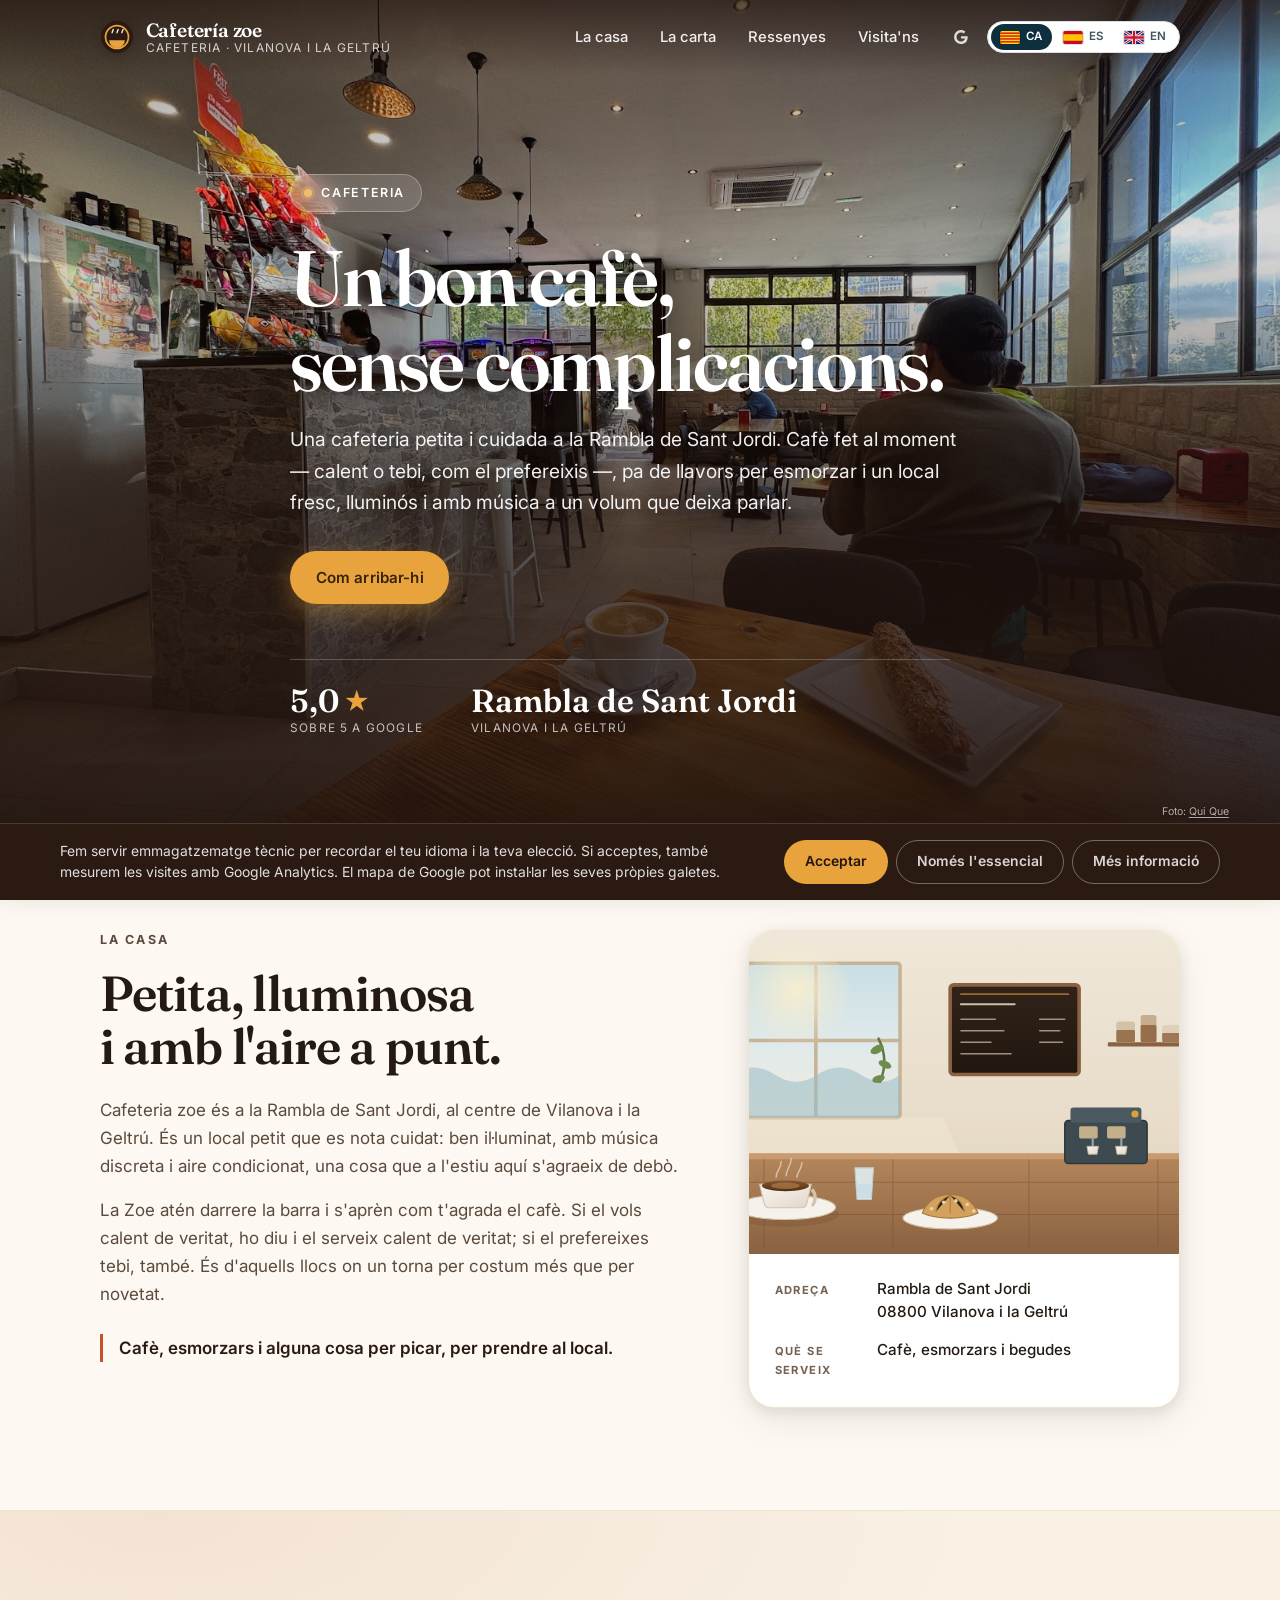
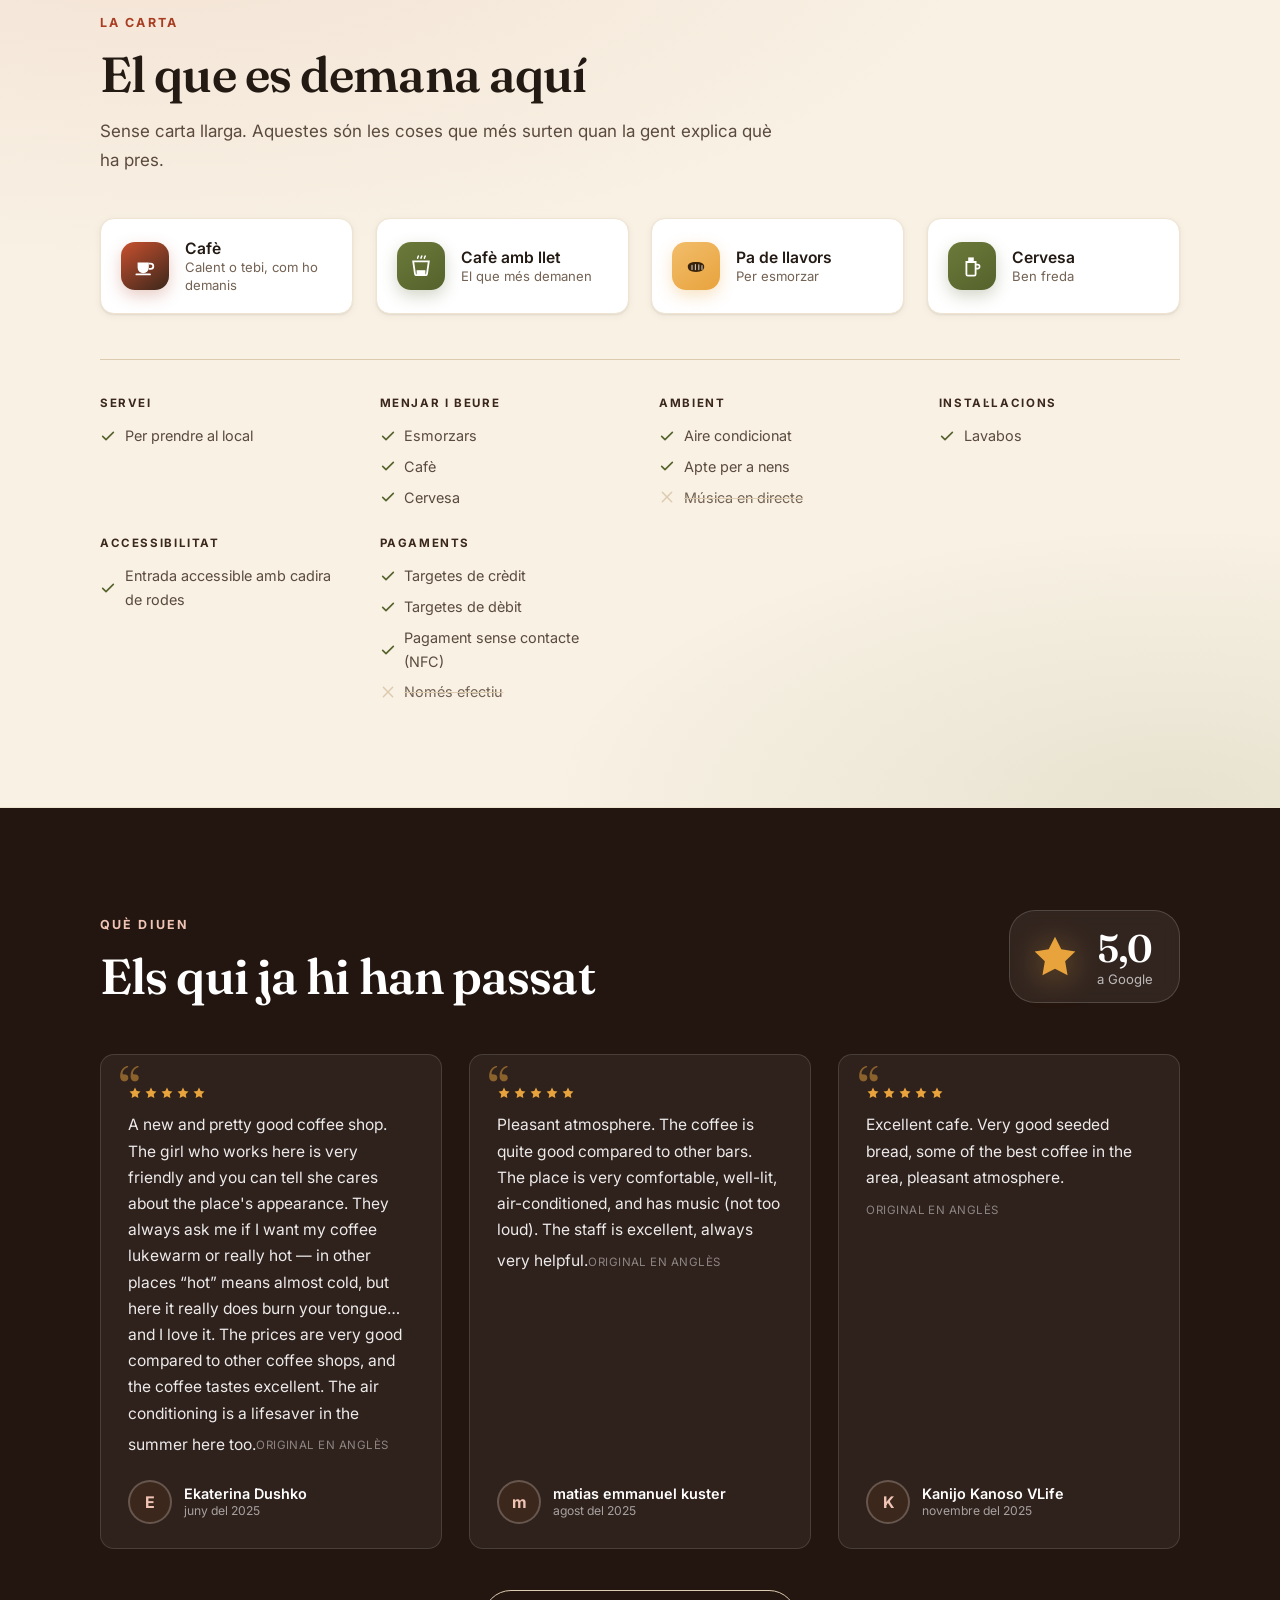
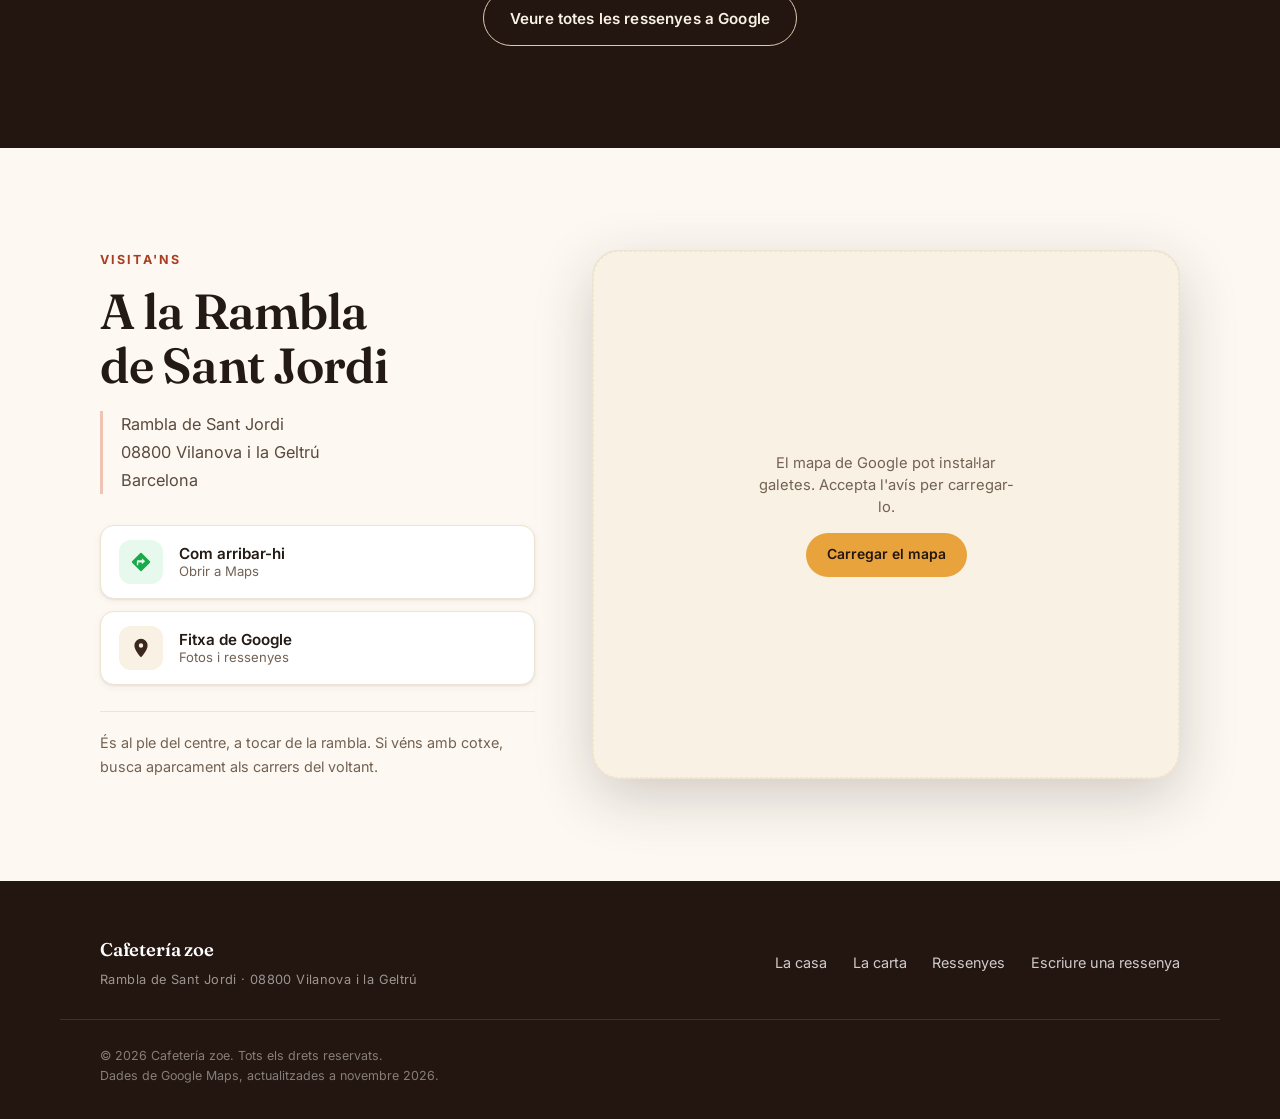
<file: index.html>
<!DOCTYPE html>
<html lang="ca-ES" dir="ltr">
<head>
<meta charset="utf-8">
<meta name="viewport" content="width=device-width, initial-scale=1, viewport-fit=cover">
<title>Cafeteria zoe — Cafè de barri a la Rambla de Sant Jordi, Vilanova i la Geltrú</title>
<meta name="description" content="Cafeteria zoe, a la Rambla de Sant Jordi de Vilanova i la Geltrú. Cafè ben fet, pa de llavors, aire condicionat i un tracte proper. 5,0 sobre 5 a Google.">
<meta name="theme-color" content="#2a1a12">
<meta name="format-detection" content="telephone=no">

<link rel="canonical" href="https://cafeteria-zoe.vilanovailageltru.info/">
<link rel="alternate" hreflang="ca-ES" href="https://cafeteria-zoe.vilanovailageltru.info/">
<link rel="alternate" hreflang="es-ES" href="https://cafeteria-zoe.vilanovailageltru.info/es/">
<link rel="alternate" hreflang="en-GB" href="https://cafeteria-zoe.vilanovailageltru.info/en/">
<link rel="alternate" hreflang="x-default" href="https://cafeteria-zoe.vilanovailageltru.info/">

<!-- Google Analytics 4, consent-gated: nothing is fetched from Google until the
     visitor accepts, and storage stays denied by default until then. -->
<script>
  (function () {
    var ID = 'G-71LT2Q093H';
    var KEY = 'cookie-consent-v1';
    var accepted = false;
    try { accepted = localStorage.getItem(KEY) === 'accepted'; } catch (e) {}

    window.dataLayer = window.dataLayer || [];
    window.gtag = function () { window.dataLayer.push(arguments); };
    gtag('js', new Date());

    gtag('consent', 'default', {
      ad_storage: 'denied',
      ad_user_data: 'denied',
      ad_personalization: 'denied',
      analytics_storage: 'denied'
    });

    function load() {
      if (window.__gaLoaded) return;
      window.__gaLoaded = true;
      var s = document.createElement('script');
      s.async = true;
      s.src = 'https://www.googletagmanager.com/gtag/js?id=' + ID;
      document.head.appendChild(s);
      gtag('config', ID);
    }

    function grant() {
      load();
      gtag('consent', 'update', {
        ad_storage: 'granted',
        ad_user_data: 'granted',
        ad_personalization: 'granted',
        analytics_storage: 'granted'
      });
    }

    window.__analyticsConsent = function (isAccepted) {
      try { localStorage.setItem(KEY, isAccepted ? 'accepted' : 'essential'); } catch (e) {}
      if (isAccepted) grant();
    };

    if (accepted) grant();
  })();
</script>

<meta property="og:type" content="business.business">
<meta property="og:site_name" content="Cafetería zoe">
<meta property="og:title" content="Cafeteria zoe — Cafè de barri a Vilanova i la Geltrú">
<meta property="og:description" content="Cafè ben fet, pa de llavors i un local fresc i tranquil a la Rambla de Sant Jordi. 5,0 sobre 5 a Google.">
<meta property="og:image" content="https://cafeteria-zoe.vilanovailageltru.info/assets/photos/og.png">
<meta property="og:image:width" content="1200">
<meta property="og:image:height" content="630">
<meta property="og:image:alt" content="Il·lustració de l&#39;interior de Cafeteria zoe, amb tasses de cafè i taules vora la finestra">
<meta property="og:url" content="https://cafeteria-zoe.vilanovailageltru.info/">
<meta property="og:locale" content="ca_ES">
<meta property="og:locale:alternate" content="es_ES">
<meta property="og:locale:alternate" content="en_GB">
<meta name="twitter:card" content="summary_large_image">
<meta name="twitter:title" content="Cafeteria zoe — Cafè de barri a Vilanova i la Geltrú">
<meta name="twitter:description" content="Cafè ben fet, pa de llavors i un local fresc i tranquil a la Rambla de Sant Jordi. 5,0 sobre 5 a Google.">
<meta name="twitter:image" content="https://cafeteria-zoe.vilanovailageltru.info/assets/photos/og.png">

<link rel="icon" href="./assets/photos/favicon.svg" type="image/svg+xml">
<link rel="apple-touch-icon" href="./assets/photos/apple-touch-icon.png">
<link rel="manifest" href="./manifest.webmanifest">

<link rel="preconnect" href="https://fonts.googleapis.com">
<link rel="preconnect" href="https://fonts.gstatic.com" crossorigin>
<link href="https://fonts.googleapis.com/css2?family=Fraunces:ital,opsz,wght@0,9..144,400;0,9..144,600;0,9..144,700;1,9..144,400&family=Inter:wght@400;500;600;700&display=swap" rel="stylesheet">
<link rel="stylesheet" href="./assets/css/components.css">
<link rel="stylesheet" href="./assets/css/header-tools.css">
<link rel="stylesheet" href="./assets/css/styles.css">
<link rel="stylesheet" href="./assets/css/offer-panel.css">

<script>
  /* Applied before first paint so returning visitors never see the notice flash.
     "essential" (a refusal) also counts as decided: the banner stays away. */
  try {
    var choice = localStorage.getItem('cookie-consent-v1');
    if (choice === 'accepted') document.documentElement.classList.add('js-consent');
    else if (choice === 'essential') document.documentElement.classList.add('js-decided');
  } catch (e) { /* storage blocked */ }
</script>
<script type="application/ld+json">{
  "@context": "https://schema.org",
  "@type": "CafeOrCoffeeShop",
  "@id": "https://cafeteria-zoe.vilanovailageltru.info/",
  "name": "Cafetería zoe",
  "url": "https://cafeteria-zoe.vilanovailageltru.info/",
  "image": {
    "@type": "ImageObject",
    "contentUrl": "https://cafeteria-zoe.vilanovailageltru.info/assets/photos/hero-photo.jpg",
    "creditText": "Qui Que",
    "creator": {
      "@type": "Person",
      "name": "Qui Que",
      "url": "https://maps.google.com/maps/contrib/104445229420502414514"
    }
  },
  "description": "Cafeteria zoe, a la Rambla de Sant Jordi de Vilanova i la Geltrú. Cafè ben fet, pa de llavors, aire condicionat i un tracte proper. 5,0 sobre 5 a Google.",
  "address": {
    "@type": "PostalAddress",
    "streetAddress": "Rambla de Sant Jordi",
    "addressLocality": "Vilanova i la Geltrú",
    "addressRegion": "Barcelona",
    "postalCode": "08800",
    "addressCountry": "ES"
  },
  "geo": {
    "@type": "GeoCoordinates",
    "latitude": 41.2258144,
    "longitude": 1.7318611
  },
  "inLanguage": "ca-ES",
  "servesCuisine": "Coffee, Breakfast",
  "currenciesAccepted": "EUR",
  "paymentAccepted": "Cash, Credit Card, Debit Card, Contactless",
  "aggregateRating": {
    "@type": "AggregateRating",
    "ratingValue": 5,
    "reviewCount": 10,
    "bestRating": 5,
    "worstRating": 1
  },
  "hasMap": "https://maps.google.com/?cid=3177230623183732376",
  "sameAs": [
    "https://maps.google.com/?cid=3177230623183732376"
  ],
  "publicAccess": true
}</script>
</head>
<body>

<a class="skip" href="#main">Anar al contingut</a>

<header class="site-header" id="top">
  <div class="wrap header-inner">
    <a class="brand" href="./" aria-label="Cafeteria zoe — inici">
      <span class="brand-mark" aria-hidden="true">
        <svg viewBox="0 0 32 32" width="32" height="32" focusable="false">
          <circle cx="16" cy="16" r="15" fill="#2a1a12"/>
          <circle cx="16" cy="16" r="10.8" fill="none" stroke="#e8a33d" stroke-width="1.6"/>
          <path d="M8.6 19.1h14.8a7.4 7.4 0 0 1-14.8 0Z" fill="#e8a33d"/>
          <path d="M11.4 12.1c0-1.5 1.1-2.1 1.1-3.3M16 12.1c0-1.5 1.1-2.1 1.1-3.3M20.6 12.1c0-1.5 1.1-2.1 1.1-3.3"
                fill="none" stroke="#f2ece1" stroke-width="1.3" stroke-linecap="round"/>
        </svg>
      </span>
      <span class="brand-text">
        <span class="brand-name">Cafetería zoe</span>
        <span class="brand-sub">Cafeteria · Vilanova i la Geltrú</span>
      </span>
    </a>

    <nav class="nav" aria-label="Navegació principal">
      <a href="#about">La casa</a>
      <a href="#kitchen">La carta</a>
      <a href="#reviews">Ressenyes</a>
      <a href="#visit">Visita&#39;ns</a>
    </nav>

    <div class="header-tools">

      <ul class="social-bar social-bar--header" aria-label="Xarxes socials">
        <a class="social-link" href="https://maps.google.com/?cid=3177230623183732376" target="_blank" rel="noopener noreferrer me"
           aria-label="Google (s&#39;obre en una pestanya nova)">
          <svg viewBox="0 0 24 24" width="18" height="18" aria-hidden="true" focusable="false"><path fill="currentColor" d="M21.35 11.1H12v2.9h5.35c-.25 1.35-1.7 3.95-5.35 3.95A5.95 5.95 0 0 1 6 12a5.95 5.95 0 0 1 6-5.95c1.7 0 2.85.72 3.5 1.34l2.4-2.31C16.35 3.6 14.4 2.7 12 2.7A9.3 9.3 0 0 0 2.7 12 9.3 9.3 0 0 0 12 21.3c5.35 0 8.9-3.76 8.9-9.05 0-.6-.07-1.06-.15-1.15Z"/></svg>
        </a>
      </ul>

      <nav class="langs" aria-label="Canviar d&#39;idioma"><a class="langs__link" href="./" hreflang="ca" lang="ca" aria-current="true">
        <span class="langs__flag" aria-hidden="true"><svg viewBox="0 0 24 16"><rect width="24" height="16" fill="#fcdd09"/><g fill="#da121a"><rect y="1.7778" width="24" height="1.7778"/><rect y="5.3334" width="24" height="1.7778"/><rect y="8.889" width="24" height="1.7778"/><rect y="12.4446" width="24" height="1.7778"/></g></svg></span>
        <span class="langs__code">ca</span>
        <span class="sr-only">CA</span>
      </a><a class="langs__link" href="es/" hreflang="es" lang="es">
        <span class="langs__flag" aria-hidden="true"><svg viewBox="0 0 24 16"><rect width="24" height="16" fill="#c60b1e"/><rect y="4" width="24" height="8" fill="#ffc400"/></svg></span>
        <span class="langs__code">es</span>
        <span class="sr-only">ES</span>
      </a><a class="langs__link" href="en/" hreflang="en" lang="en">
        <span class="langs__flag" aria-hidden="true"><svg viewBox="0 0 24 16"><rect width="24" height="16" fill="#00247d"/><path d="M0 0 24 16M24 0 0 16" stroke="#fff" stroke-width="3.2"/><path d="M0 0 24 16M24 0 0 16" stroke="#cf142b" stroke-width="1.6"/><path d="M12 0v16M0 8h24" stroke="#fff" stroke-width="5.2"/><path d="M12 0v16M0 8h24" stroke="#cf142b" stroke-width="3"/></svg></span>
        <span class="langs__code">en</span>
        <span class="sr-only">EN</span>
      </a></nav>
      <button class="nav-toggle" type="button" aria-expanded="false" aria-controls="mobile-nav"
              aria-label="Obrir menú" data-label-open="Obrir menú" data-label-close="Tancar menú">
        <span></span><span></span><span></span>
      </button>
    </div>
  </div>

  <div class="mobile-nav" id="mobile-nav" hidden>
    <nav aria-label="Navegació principal">
      <a href="#about">La casa</a>
      <a href="#kitchen">La carta</a>
      <a href="#reviews">Ressenyes</a>
      <a href="#visit">Visita&#39;ns</a>
    </nav>

      <ul class="social-bar social-bar--mobile" aria-label="Xarxes socials">
        <a class="social-link" href="https://maps.google.com/?cid=3177230623183732376" target="_blank" rel="noopener noreferrer me"
           aria-label="Google (s&#39;obre en una pestanya nova)">
          <svg viewBox="0 0 24 24" width="18" height="18" aria-hidden="true" focusable="false"><path fill="currentColor" d="M21.35 11.1H12v2.9h5.35c-.25 1.35-1.7 3.95-5.35 3.95A5.95 5.95 0 0 1 6 12a5.95 5.95 0 0 1 6-5.95c1.7 0 2.85.72 3.5 1.34l2.4-2.31C16.35 3.6 14.4 2.7 12 2.7A9.3 9.3 0 0 0 2.7 12 9.3 9.3 0 0 0 12 21.3c5.35 0 8.9-3.76 8.9-9.05 0-.6-.07-1.06-.15-1.15Z"/></svg>
        </a>
      </ul>

      <nav class="langs" aria-label="Canviar d&#39;idioma"><a class="langs__link" href="./" hreflang="ca" lang="ca" aria-current="true">
        <span class="langs__flag" aria-hidden="true"><svg viewBox="0 0 24 16"><rect width="24" height="16" fill="#fcdd09"/><g fill="#da121a"><rect y="1.7778" width="24" height="1.7778"/><rect y="5.3334" width="24" height="1.7778"/><rect y="8.889" width="24" height="1.7778"/><rect y="12.4446" width="24" height="1.7778"/></g></svg></span>
        <span class="langs__code">ca</span>
        <span class="sr-only">CA</span>
      </a><a class="langs__link" href="es/" hreflang="es" lang="es">
        <span class="langs__flag" aria-hidden="true"><svg viewBox="0 0 24 16"><rect width="24" height="16" fill="#c60b1e"/><rect y="4" width="24" height="8" fill="#ffc400"/></svg></span>
        <span class="langs__code">es</span>
        <span class="sr-only">ES</span>
      </a><a class="langs__link" href="en/" hreflang="en" lang="en">
        <span class="langs__flag" aria-hidden="true"><svg viewBox="0 0 24 16"><rect width="24" height="16" fill="#00247d"/><path d="M0 0 24 16M24 0 0 16" stroke="#fff" stroke-width="3.2"/><path d="M0 0 24 16M24 0 0 16" stroke="#cf142b" stroke-width="1.6"/><path d="M12 0v16M0 8h24" stroke="#fff" stroke-width="5.2"/><path d="M12 0v16M0 8h24" stroke="#cf142b" stroke-width="3"/></svg></span>
        <span class="langs__code">en</span>
        <span class="sr-only">EN</span>
      </a></nav>
  </div>
</header>

<main id="main">

  <section class="hero" aria-labelledby="hero-title">
    <div class="hero-media">
      <img src="./assets/photos/hero-photo.jpg"
             alt="Cafetería zoe — foto de la cafeteria" width="1600" height="1200"
             fetchpriority="high" decoding="async">
      <div class="hero-scrim"></div>
    </div>
    <p class="hero-credit" data-photo-credit>Foto: <a href="https://maps.google.com/maps/contrib/104445229420502414514" target="_blank" rel="noopener nofollow">Qui Que</a></p>

    <div class="wrap hero-inner">
      <p class="hero-eyebrow">
        <span class="dot" aria-hidden="true"></span>
        <span>Cafeteria</span>
      </p>

      <h1 id="hero-title">Un bon cafè,<br>sense complicacions.</h1>
      <p class="hero-lede">Una cafeteria petita i cuidada a la Rambla de Sant Jordi. Cafè fet al moment — calent o tebi, com el prefereixis —, pa de llavors per esmorzar i un local fresc, lluminós i amb música a un volum que deixa parlar.</p>

      <div class="hero-actions">
        <a class="btn btn-primary" href="#visit">Com arribar-hi</a>

      </div>

      <ul class="hero-stats" aria-label="D&#39;un cop d&#39;ull">
        <li>
          <span class="stat-value">5,0<span class="stat-star" aria-hidden="true">★</span></span>
          <span class="stat-label">sobre 5 a Google</span>
        </li>

        <li>
          <span class="stat-value">Rambla de Sant Jordi</span>
          <span class="stat-label">Vilanova i la Geltrú</span>
        </li>
      </ul>
    </div>
  </section>

  <section class="section about" id="about" aria-labelledby="about-title">
    <div class="wrap about-grid">
      <div class="about-copy">
        <p class="eyebrow">La casa</p>
        <h2 id="about-title">Petita, lluminosa<br>i amb l'aire a punt.</h2>
        <p>Cafeteria zoe és a la Rambla de Sant Jordi, al centre de Vilanova i la Geltrú. És un local petit que es nota cuidat: ben il·luminat, amb música discreta i aire condicionat, una cosa que a l&#39;estiu aquí s&#39;agraeix de debò.</p>
        <p>La Zoe atén darrere la barra i s&#39;aprèn com t&#39;agrada el cafè. Si el vols calent de veritat, ho diu i el serveix calent de veritat; si el prefereixes tebi, també. És d&#39;aquells llocs on un torna per costum més que per novetat.</p>
        <p class="about-note">Cafè, esmorzars i alguna cosa per picar, per prendre al local.</p>
      </div>

      <div class="about-card">
        <div class="about-card-media">
          <img src="./assets/photos/poster.svg" alt="Il·lustració de l&#39;interior de Cafeteria zoe, amb tasses de cafè i taules vora la finestra" width="800" height="600" loading="lazy" decoding="async">
        </div>
        <dl class="about-facts">
          <div>
            <dt>Adreça</dt>
            <dd>Rambla de Sant Jordi<br>08800 Vilanova i la Geltrú</dd>
          </div>

          <div>
            <dt>Què se serveix</dt>
            <dd>Cafè, esmorzars i begudes</dd>
          </div>
        </dl>
      </div>
    </div>
  </section>

  <section class="section kitchen" id="kitchen" aria-labelledby="kitchen-title">
    <div class="wrap">
      <p class="eyebrow">La carta</p>
      <h2 id="kitchen-title">El que es demana aquí</h2>
      <p class="kitchen-lede">Sense carta llarga. Aquestes són les coses que més surten quan la gent explica què ha pres.</p>

      <ul class="dish-grid">
        <li class="dish">
          <span class="dish-icon" aria-hidden="true">
            <svg viewBox="0 0 24 24" width="24" height="24" focusable="false"><path d="M4.6 8.4h11.2v5.2a5.6 5.6 0 0 1-11.2 0Z" fill="currentColor"/><path d="M15.8 9.6h1.9a2.6 2.6 0 0 1 0 5.2h-1.9" fill="none" stroke="currentColor" stroke-width="1.8"/><path d="M3.4 20.4h13.6" stroke="currentColor" stroke-width="1.8" stroke-linecap="round"/></svg>
          </span>
          <span class="dish-text">
            <strong>Cafè</strong>
            <small>Calent o tebi, com ho demanis</small>
          </span>
        </li>
        <li class="dish">
          <span class="dish-icon" aria-hidden="true">
            <svg viewBox="0 0 24 24" width="24" height="24" focusable="false"><path d="M4.2 7.4h15.6l-1.8 12.4a1.6 1.6 0 0 1-1.6 1.4H7.6a1.6 1.6 0 0 1-1.6-1.4Z" fill="none" stroke="currentColor" stroke-width="1.8"/><path d="M7.6 16.2h8.8v5h-8.8Z" fill="currentColor"/><path d="M8.6 4.2c0-1 .8-1.4.8-2.2M12 4.2c0-1 .8-1.4.8-2.2M15.4 4.2c0-1 .8-1.4.8-2.2" stroke="currentColor" stroke-width="1.5" stroke-linecap="round" fill="none"/></svg>
          </span>
          <span class="dish-text">
            <strong>Cafè amb llet</strong>
            <small>El que més demanen</small>
          </span>
        </li>
        <li class="dish">
          <span class="dish-icon" aria-hidden="true">
            <svg viewBox="0 0 24 24" width="24" height="24" focusable="false"><path d="M3.8 12.6c0-2.8 2.4-4.6 8.2-4.6s8.2 1.8 8.2 4.6c0 3.4-2.4 5.4-8.2 5.4s-8.2-2-8.2-5.4Z" fill="currentColor"/><g stroke="#fff" stroke-width="1.1" opacity="0.75" stroke-linecap="round"><path d="M8 11.4v4M11.4 10.6v5M14.8 10.8v4.8M18 11.6v3.8"/></g></svg>
          </span>
          <span class="dish-text">
            <strong>Pa de llavors</strong>
            <small>Per esmorzar</small>
          </span>
        </li>
        <li class="dish">
          <span class="dish-icon" aria-hidden="true">
            <svg viewBox="0 0 24 24" width="24" height="24" focusable="false"><path d="M6.4 8h9.2v12.2a1.4 1.4 0 0 1-1.4 1.4H7.8a1.4 1.4 0 0 1-1.4-1.4Z" fill="none" stroke="currentColor" stroke-width="1.8"/><path d="M8.2 3.4h5.6v4.6H8.2Z" fill="currentColor"/><path d="M15.6 10.6h2a2 2 0 0 1 0 4h-2" fill="none" stroke="currentColor" stroke-width="1.6"/></svg>
          </span>
          <span class="dish-text">
            <strong>Cervesa</strong>
            <small>Ben freda</small>
          </span>
        </li></ul>

      <div class="feature-columns"><div class="cap-inner">
        <div class="cap-group">
          <h3 class="cap-title">Servei</h3>
          <ul class="cap-list"><li class="cap is-yes"><svg viewBox="0 0 24 24" fill="none" stroke="currentColor" stroke-width="2.4" stroke-linecap="round" stroke-linejoin="round" aria-hidden="true"><path d="m4 12.5 5 5L20 6.5"/></svg><span>Per prendre al local</span></li></ul>
        </div>
        <div class="cap-group">
          <h3 class="cap-title">Menjar i beure</h3>
          <ul class="cap-list"><li class="cap is-yes"><svg viewBox="0 0 24 24" fill="none" stroke="currentColor" stroke-width="2.4" stroke-linecap="round" stroke-linejoin="round" aria-hidden="true"><path d="m4 12.5 5 5L20 6.5"/></svg><span>Esmorzars</span></li><li class="cap is-yes"><svg viewBox="0 0 24 24" fill="none" stroke="currentColor" stroke-width="2.4" stroke-linecap="round" stroke-linejoin="round" aria-hidden="true"><path d="m4 12.5 5 5L20 6.5"/></svg><span>Cafè</span></li><li class="cap is-yes"><svg viewBox="0 0 24 24" fill="none" stroke="currentColor" stroke-width="2.4" stroke-linecap="round" stroke-linejoin="round" aria-hidden="true"><path d="m4 12.5 5 5L20 6.5"/></svg><span>Cervesa</span></li></ul>
        </div>
        <div class="cap-group">
          <h3 class="cap-title">Ambient</h3>
          <ul class="cap-list"><li class="cap is-yes"><svg viewBox="0 0 24 24" fill="none" stroke="currentColor" stroke-width="2.4" stroke-linecap="round" stroke-linejoin="round" aria-hidden="true"><path d="m4 12.5 5 5L20 6.5"/></svg><span>Aire condicionat</span></li><li class="cap is-yes"><svg viewBox="0 0 24 24" fill="none" stroke="currentColor" stroke-width="2.4" stroke-linecap="round" stroke-linejoin="round" aria-hidden="true"><path d="m4 12.5 5 5L20 6.5"/></svg><span>Apte per a nens</span></li><li class="cap is-no"><svg viewBox="0 0 24 24" fill="none" stroke="currentColor" stroke-width="2.2" stroke-linecap="round" aria-hidden="true"><path d="m5 5 14 14M19 5 5 19"/></svg><span>Música en directe</span></li></ul>
        </div>
        <div class="cap-group">
          <h3 class="cap-title">Instal·lacions</h3>
          <ul class="cap-list"><li class="cap is-yes"><svg viewBox="0 0 24 24" fill="none" stroke="currentColor" stroke-width="2.4" stroke-linecap="round" stroke-linejoin="round" aria-hidden="true"><path d="m4 12.5 5 5L20 6.5"/></svg><span>Lavabos</span></li></ul>
        </div>
        <div class="cap-group">
          <h3 class="cap-title">Accessibilitat</h3>
          <ul class="cap-list"><li class="cap is-yes"><svg viewBox="0 0 24 24" fill="none" stroke="currentColor" stroke-width="2.4" stroke-linecap="round" stroke-linejoin="round" aria-hidden="true"><path d="m4 12.5 5 5L20 6.5"/></svg><span>Entrada accessible amb cadira de rodes</span></li></ul>
        </div>
        <div class="cap-group">
          <h3 class="cap-title">Pagaments</h3>
          <ul class="cap-list"><li class="cap is-yes"><svg viewBox="0 0 24 24" fill="none" stroke="currentColor" stroke-width="2.4" stroke-linecap="round" stroke-linejoin="round" aria-hidden="true"><path d="m4 12.5 5 5L20 6.5"/></svg><span>Targetes de crèdit</span></li><li class="cap is-yes"><svg viewBox="0 0 24 24" fill="none" stroke="currentColor" stroke-width="2.4" stroke-linecap="round" stroke-linejoin="round" aria-hidden="true"><path d="m4 12.5 5 5L20 6.5"/></svg><span>Targetes de dèbit</span></li><li class="cap is-yes"><svg viewBox="0 0 24 24" fill="none" stroke="currentColor" stroke-width="2.4" stroke-linecap="round" stroke-linejoin="round" aria-hidden="true"><path d="m4 12.5 5 5L20 6.5"/></svg><span>Pagament sense contacte (NFC)</span></li><li class="cap is-no"><svg viewBox="0 0 24 24" fill="none" stroke="currentColor" stroke-width="2.2" stroke-linecap="round" aria-hidden="true"><path d="m5 5 14 14M19 5 5 19"/></svg><span>Només efectiu</span></li></ul>
        </div>
      </div></div>
    </div>
  </section>

  <section class="section reviews" id="reviews" aria-labelledby="reviews-title">
    <div class="wrap">
      <div class="reviews-head">
        <div>
          <p class="eyebrow">Què diuen</p>
          <h2 id="reviews-title">Els qui ja hi han passat</h2>
        </div>
        <div class="rating-badge" role="img" aria-label="Valoració de 5,0 sobre 5 basada en 10 ressenyes de Google">
          <span class="rating-star" aria-hidden="true">
            <svg viewBox="0 0 24 24" width="56" height="56" focusable="false"><path fill="currentColor" d="m12 2.6 2.9 5.88 6.49.94-4.7 4.58 1.11 6.46L12 17.4l-5.8 3.06 1.1-6.46-4.69-4.58 6.49-.94L12 2.6Z"/></svg>
          </span>
          <span class="rating-body">
            <span class="rating-value">5,0</span>
            <span class="rating-meta"><span></span> a Google</span>
          </span>
        </div>
      </div>

      <ul class="review-grid" id="review-grid">
        <li class="review">
          <span class="review-stars" aria-label="5 / 5"><span class=""><svg viewBox="0 0 24 24" fill="currentColor" aria-hidden="true" focusable="false"><path d="m12 2.6 2.9 5.88 6.49.94-4.7 4.58 1.11 6.46L12 17.4l-5.8 3.06 1.1-6.46-4.69-4.58 6.49-.94L12 2.6Z"/></svg></span><span class=""><svg viewBox="0 0 24 24" fill="currentColor" aria-hidden="true" focusable="false"><path d="m12 2.6 2.9 5.88 6.49.94-4.7 4.58 1.11 6.46L12 17.4l-5.8 3.06 1.1-6.46-4.69-4.58 6.49-.94L12 2.6Z"/></svg></span><span class=""><svg viewBox="0 0 24 24" fill="currentColor" aria-hidden="true" focusable="false"><path d="m12 2.6 2.9 5.88 6.49.94-4.7 4.58 1.11 6.46L12 17.4l-5.8 3.06 1.1-6.46-4.69-4.58 6.49-.94L12 2.6Z"/></svg></span><span class=""><svg viewBox="0 0 24 24" fill="currentColor" aria-hidden="true" focusable="false"><path d="m12 2.6 2.9 5.88 6.49.94-4.7 4.58 1.11 6.46L12 17.4l-5.8 3.06 1.1-6.46-4.69-4.58 6.49-.94L12 2.6Z"/></svg></span><span class=""><svg viewBox="0 0 24 24" fill="currentColor" aria-hidden="true" focusable="false"><path d="m12 2.6 2.9 5.88 6.49.94-4.7 4.58 1.11 6.46L12 17.4l-5.8 3.06 1.1-6.46-4.69-4.58 6.49-.94L12 2.6Z"/></svg></span></span>
          <blockquote><p lang="en">A new and pretty good coffee shop. The girl who works here is very friendly and you can tell she cares about the place&#39;s appearance. They always ask me if I want my coffee lukewarm or really hot — in other places “hot” means almost cold, but here it really does burn your tongue… and I love it. The prices are very good compared to other coffee shops, and the coffee tastes excellent. The air conditioning is a lifesaver in the summer here too.</p><span class="review-lang">Original en anglès</span></blockquote>
          <footer>
            <span class="review-avatar">
              <span class="review-avatar-fallback" aria-hidden="true">E</span><img src="https://lh3.googleusercontent.com/a-/ALV-UjXIGo6UN05FT6J5Qw9cKRCToE-skM4EIBMZP0FYzMnKMgACXDaB=s128-c0x00000000-cc-rp-mo-ba3" alt="" width="44" height="44" loading="lazy" decoding="async" referrerpolicy="no-referrer" onerror="this.remove()">
            </span>
            <span class="review-meta">
              <strong>Ekaterina Dushko</strong>
              <small>juny del 2025</small>
            </span>
          </footer>
        </li>
        <li class="review">
          <span class="review-stars" aria-label="5 / 5"><span class=""><svg viewBox="0 0 24 24" fill="currentColor" aria-hidden="true" focusable="false"><path d="m12 2.6 2.9 5.88 6.49.94-4.7 4.58 1.11 6.46L12 17.4l-5.8 3.06 1.1-6.46-4.69-4.58 6.49-.94L12 2.6Z"/></svg></span><span class=""><svg viewBox="0 0 24 24" fill="currentColor" aria-hidden="true" focusable="false"><path d="m12 2.6 2.9 5.88 6.49.94-4.7 4.58 1.11 6.46L12 17.4l-5.8 3.06 1.1-6.46-4.69-4.58 6.49-.94L12 2.6Z"/></svg></span><span class=""><svg viewBox="0 0 24 24" fill="currentColor" aria-hidden="true" focusable="false"><path d="m12 2.6 2.9 5.88 6.49.94-4.7 4.58 1.11 6.46L12 17.4l-5.8 3.06 1.1-6.46-4.69-4.58 6.49-.94L12 2.6Z"/></svg></span><span class=""><svg viewBox="0 0 24 24" fill="currentColor" aria-hidden="true" focusable="false"><path d="m12 2.6 2.9 5.88 6.49.94-4.7 4.58 1.11 6.46L12 17.4l-5.8 3.06 1.1-6.46-4.69-4.58 6.49-.94L12 2.6Z"/></svg></span><span class=""><svg viewBox="0 0 24 24" fill="currentColor" aria-hidden="true" focusable="false"><path d="m12 2.6 2.9 5.88 6.49.94-4.7 4.58 1.11 6.46L12 17.4l-5.8 3.06 1.1-6.46-4.69-4.58 6.49-.94L12 2.6Z"/></svg></span></span>
          <blockquote><p lang="en">Pleasant atmosphere. The coffee is quite good compared to other bars. The place is very comfortable, well-lit, air-conditioned, and has music (not too loud). The staff is excellent, always very helpful.</p><span class="review-lang">Original en anglès</span></blockquote>
          <footer>
            <span class="review-avatar">
              <span class="review-avatar-fallback" aria-hidden="true">m</span><img src="https://lh3.googleusercontent.com/a/ACg8ocKuXvPurfQM8psK6gtdzcBAaMYo27EzDgsg7vOaFLICn7niVA=s128-c0x00000000-cc-rp-mo" alt="" width="44" height="44" loading="lazy" decoding="async" referrerpolicy="no-referrer" onerror="this.remove()">
            </span>
            <span class="review-meta">
              <strong>matias emmanuel kuster</strong>
              <small>agost del 2025</small>
            </span>
          </footer>
        </li>
        <li class="review">
          <span class="review-stars" aria-label="5 / 5"><span class=""><svg viewBox="0 0 24 24" fill="currentColor" aria-hidden="true" focusable="false"><path d="m12 2.6 2.9 5.88 6.49.94-4.7 4.58 1.11 6.46L12 17.4l-5.8 3.06 1.1-6.46-4.69-4.58 6.49-.94L12 2.6Z"/></svg></span><span class=""><svg viewBox="0 0 24 24" fill="currentColor" aria-hidden="true" focusable="false"><path d="m12 2.6 2.9 5.88 6.49.94-4.7 4.58 1.11 6.46L12 17.4l-5.8 3.06 1.1-6.46-4.69-4.58 6.49-.94L12 2.6Z"/></svg></span><span class=""><svg viewBox="0 0 24 24" fill="currentColor" aria-hidden="true" focusable="false"><path d="m12 2.6 2.9 5.88 6.49.94-4.7 4.58 1.11 6.46L12 17.4l-5.8 3.06 1.1-6.46-4.69-4.58 6.49-.94L12 2.6Z"/></svg></span><span class=""><svg viewBox="0 0 24 24" fill="currentColor" aria-hidden="true" focusable="false"><path d="m12 2.6 2.9 5.88 6.49.94-4.7 4.58 1.11 6.46L12 17.4l-5.8 3.06 1.1-6.46-4.69-4.58 6.49-.94L12 2.6Z"/></svg></span><span class=""><svg viewBox="0 0 24 24" fill="currentColor" aria-hidden="true" focusable="false"><path d="m12 2.6 2.9 5.88 6.49.94-4.7 4.58 1.11 6.46L12 17.4l-5.8 3.06 1.1-6.46-4.69-4.58 6.49-.94L12 2.6Z"/></svg></span></span>
          <blockquote><p lang="en">Excellent cafe. Very good seeded bread, some of the best coffee in the area, pleasant atmosphere.</p><span class="review-lang">Original en anglès</span></blockquote>
          <footer>
            <span class="review-avatar">
              <span class="review-avatar-fallback" aria-hidden="true">K</span><img src="https://lh3.googleusercontent.com/a-/ALV-UjUZx1Vb4QtVww6nrRmh8UdxF9tFNRJjpSA3xqUAuFZ8nSHgMMc=s128-c0x00000000-cc-rp-mo-ba3" alt="" width="44" height="44" loading="lazy" decoding="async" referrerpolicy="no-referrer" onerror="this.remove()">
            </span>
            <span class="review-meta">
              <strong>Kanijo Kanoso VLife</strong>
              <small>novembre del 2025</small>
            </span>
          </footer>
        </li></ul>

      <p class="reviews-foot">
        <a class="btn btn-outline" href="https://www.google.com/maps/place//data=!4m4!3m3!1s0x12a38700481c32b5:0x2c17ca6b085bfe98!9m1!1b1" target="_blank" rel="noopener noreferrer">Veure totes les ressenyes a Google<span class="sr-only"> (s&#39;obre en una pestanya nova)</span></a>
      </p>
    </div>
  </section>

  <section class="section visit" id="visit" aria-labelledby="visit-title">
    <div class="wrap visit-grid">
      <div class="visit-copy">
        <p class="eyebrow">Visita&#39;ns</p>
        <h2 id="visit-title">A la Rambla de Sant Jordi</h2>

        <address class="visit-address">
          Rambla de Sant Jordi<br>
          08800 Vilanova i la Geltrú<br>
          Barcelona
        </address>

        <div class="contact-actions">

          <a class="contact-btn" href="https://www.google.com/maps/dir/?api=1&amp;destination=41.2258144,1.7318611&amp;destination_place_id=ChIJtTIcSACHoxIRmP5bCGvKFyw" target="_blank" rel="noopener noreferrer">
            <span class="contact-icon" aria-hidden="true">
              <svg viewBox="0 0 24 24" width="22" height="22" focusable="false"><path fill="currentColor" d="M21.7 11.3 12.7 2.3a1 1 0 0 0-1.4 0l-9 9a1 1 0 0 0 0 1.4l9 9a1 1 0 0 0 1.4 0l9-9a1 1 0 0 0 0-1.4ZM13 14.5v-2h-4v3H7.5V11a1 1 0 0 1 1-1H13V8l3.5 3.2-3.5 3.3Z"/></svg>
            </span>
            <span class="contact-text"><strong>Com arribar-hi</strong><small>Obrir a Maps</small></span>
          </a>

          <a class="contact-btn" href="https://maps.google.com/?cid=3177230623183732376" target="_blank" rel="noopener noreferrer">
            <span class="contact-icon" aria-hidden="true">
              <svg viewBox="0 0 24 24" width="22" height="22" focusable="false"><path fill="currentColor" d="M12 2a7.2 7.2 0 0 0-7.2 7.2C4.8 15 12 22 12 22s7.2-7 7.2-12.8A7.2 7.2 0 0 0 12 2Zm0 9.6a2.4 2.4 0 1 1 0-4.8 2.4 2.4 0 0 1 0 4.8Z"/></svg>
            </span>
            <span class="contact-text"><strong>Fitxa de Google</strong><small>Fotos i ressenyes</small></span>
          </a>
        </div>

        <p class="visit-note">És al ple del centre, a tocar de la rambla. Si véns amb cotxe, busca aparcament als carrers del voltant.</p>
      </div>

      <div class="map-card">
        <div class="map-gate" id="map-gate">
          <p class="map-gate-text">El mapa de Google pot instal·lar galetes. Accepta l&#39;avís per carregar-lo.</p>
          <button class="cookie-btn cookie-btn--primary" type="button" id="map-load">Carregar el mapa</button>
        </div>
        <iframe
          id="map-frame"
          title="Mapa amb la ubicació de Cafeteria zoe a la Rambla de Sant Jordi, Vilanova i la Geltrú"
          data-src="https://www.google.com/maps?q=41.2258144,1.7318611&amp;z=17&amp;hl=ca&amp;output=embed"
          width="100%" height="100%"
          style="border:0" loading="lazy" referrerpolicy="no-referrer-when-downgrade" allowfullscreen></iframe>
        <a class="map-link" href="https://maps.google.com/?cid=3177230623183732376" target="_blank" rel="noopener noreferrer">
          Obrir a Google Maps
          <svg viewBox="0 0 24 24" width="16" height="16" aria-hidden="true" focusable="false"><path fill="currentColor" d="M14 3v2h3.6l-9.3 9.3 1.4 1.4L19 6.4V10h2V3h-7Z"/><path fill="currentColor" d="M19 19H5V5h5V3H5a2 2 0 0 0-2 2v14a2 2 0 0 0 2 2h14a2 2 0 0 0 2-2v-5h-2v5Z"/></svg>
          <span class="sr-only"> (s&#39;obre en una pestanya nova)</span>
        </a>
      </div>
    </div>
  </section>

</main>

<footer class="site-footer">
  <div class="wrap footer-inner">
    <div class="footer-brand">
      <span class="brand-name">Cafetería zoe</span>
      <span class="brand-sub">Rambla de Sant Jordi · 08800 Vilanova i la Geltrú</span>
    </div>
    <nav class="footer-links" aria-label="Navegació del peu de pàgina">
      <a href="#about">La casa</a>
      <a href="#kitchen">La carta</a>
      <a href="#reviews">Ressenyes</a>
      <a href="https://search.google.com/local/writereview?placeid=ChIJtTIcSACHoxIRmP5bCGvKFyw" target="_blank" rel="noopener noreferrer">Escriure una ressenya</a>
    </nav>
  </div>
  <div class="wrap footer-fine">
    <p>© <span id="year">2026</span> Cafetería zoe. Tots els drets reservats.</p>
    <p>Dades de Google Maps, actualitzades a novembre 2026.</p>
  </div>
</footer>

<div class="cookie-banner" id="cookie-banner" role="region" aria-label="Avís de galetes">
  <div class="cookie-inner">
    <p class="cookie-text">Fem servir emmagatzematge tècnic per recordar el teu idioma i la teva elecció. Si acceptes, també mesurem les visites amb Google Analytics. El mapa de Google pot instal·lar les seves pròpies galetes.</p>
    <div class="cookie-actions">
      <button class="cookie-btn cookie-btn--primary" type="button" id="cookie-accept">Acceptar</button>
      <button class="cookie-btn cookie-btn--link" type="button" id="cookie-reject">Només l&#39;essencial</button>
      <button class="cookie-btn cookie-btn--link" type="button" id="cookie-more" aria-expanded="false" aria-controls="cookie-detail">Més informació</button>
    </div>
    <p class="cookie-detail" id="cookie-detail" hidden>Amb «Acceptar» activem Google Analytics (G-71LT2Q093H) per saber quantes persones visiten el lloc i quines pàgines miren; les dades es tracten per Google segons la seva política. Amb «Només l&#39;essencial» no carreguem cap script de Google ni desem cap galeta de seguiment. En tots dos casos desem al teu navegador només el teu idioma i aquesta elecció. El mapa incrustat és un servei de Google i només es carrega si l&#39;acceptes.</p>
  </div>
</div>

<script src="./assets/js/app.js" defer></script>
<script src="./assets/js/header-tools.js" defer></script>
<script type="application/json" id="sm-offer-config">{"offerEnds":"2026-12-19","offerEndsLabel":"19 de desembre del 2026","buyUrl":"","offerEmail":"","phoneE164":"","copy":{"kicker":"L'hem feta per al teu negoci","title":"Només has de decidir si la vols.","lead":"Ja és en línia i funcionant. No pagues la construcció: pagues mantenir-la.","priceWasLabel":"Fer-la des de zero","priceWas":"800 – 1.800 € + manteniment","priceNowLabel":"Amb nosaltres","priceNow":"120 €","priceNowNote":"l'any + IVA","priceEquiv":"Són 10 € al mes, tot inclòs.","features":["Tres idiomes: català, castellà i anglès","Preparada per a Google i per als assistents d'IA","Les teves opinions reals de Google, ja incloses","Feta per al mòbil, la tauleta i l'ordinador"],"until":"En línia fins al","days":"Queden {n} dies","cta":"Me la quedo","ctaPhone":"Truca i queda-te-la","ctaMail":"Escriu-nos i queda-te-la","contact":"Parla amb algú de l'equip","call":"Truca'ns","close":"Tanca","pill":"Què passa amb aquesta web?","foot":"Pagament segur. Si no la vols, la retirem quan acabi el període sense cap cost."}}</script>
<script src="./assets/js/offer-panel.js" defer></script>
</body>
</html>
</file>
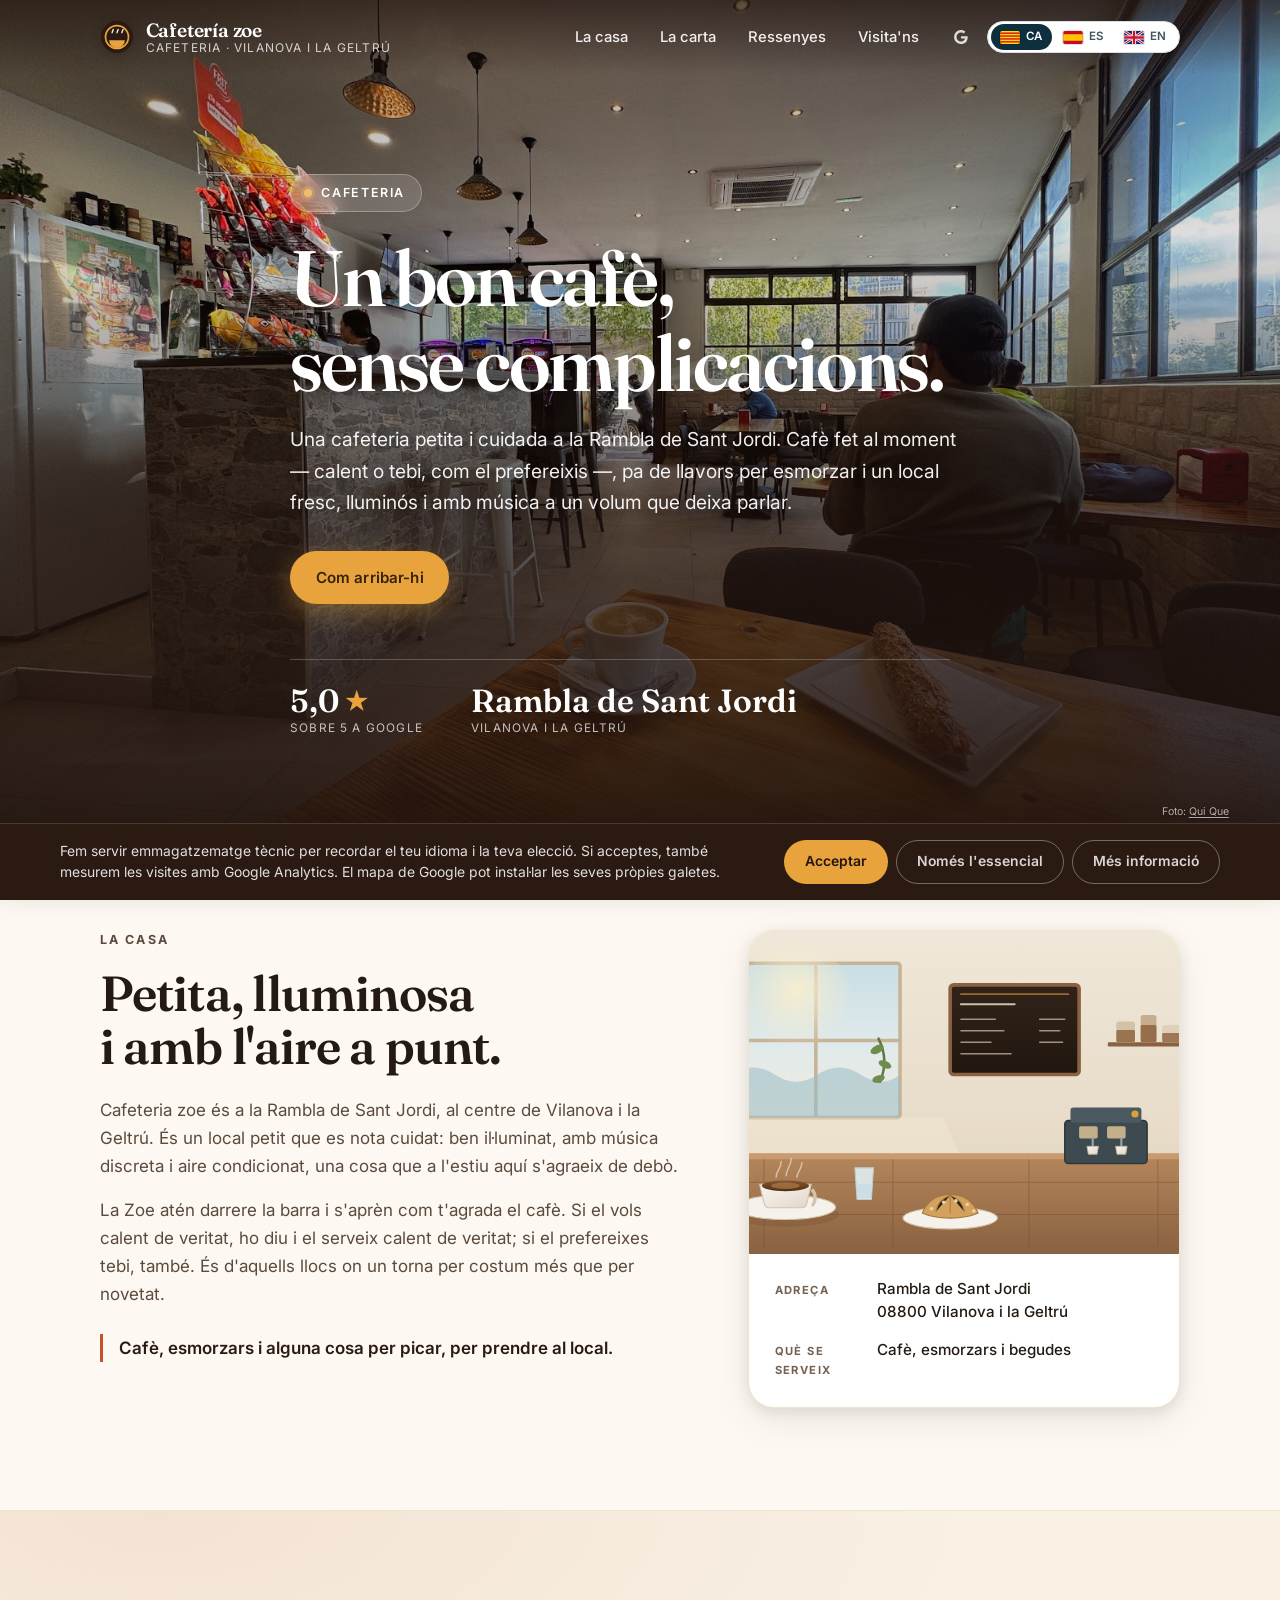
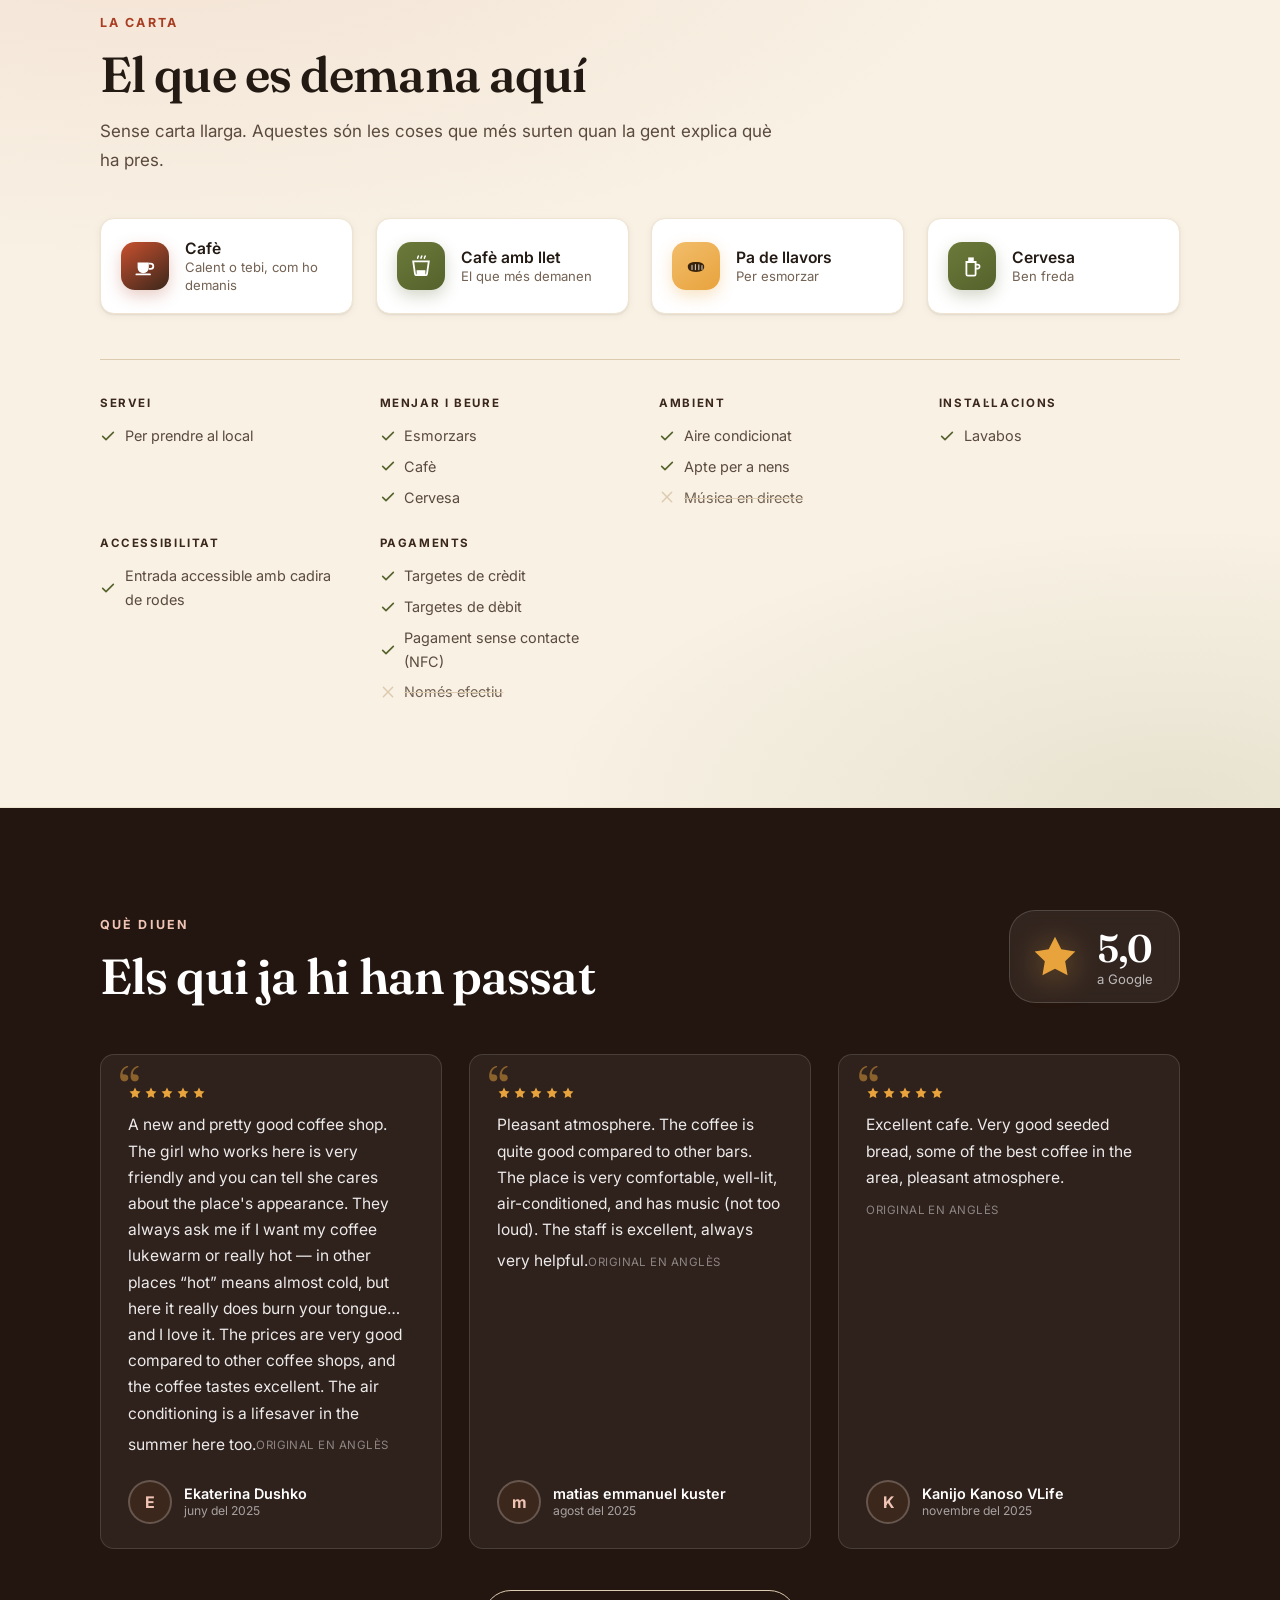
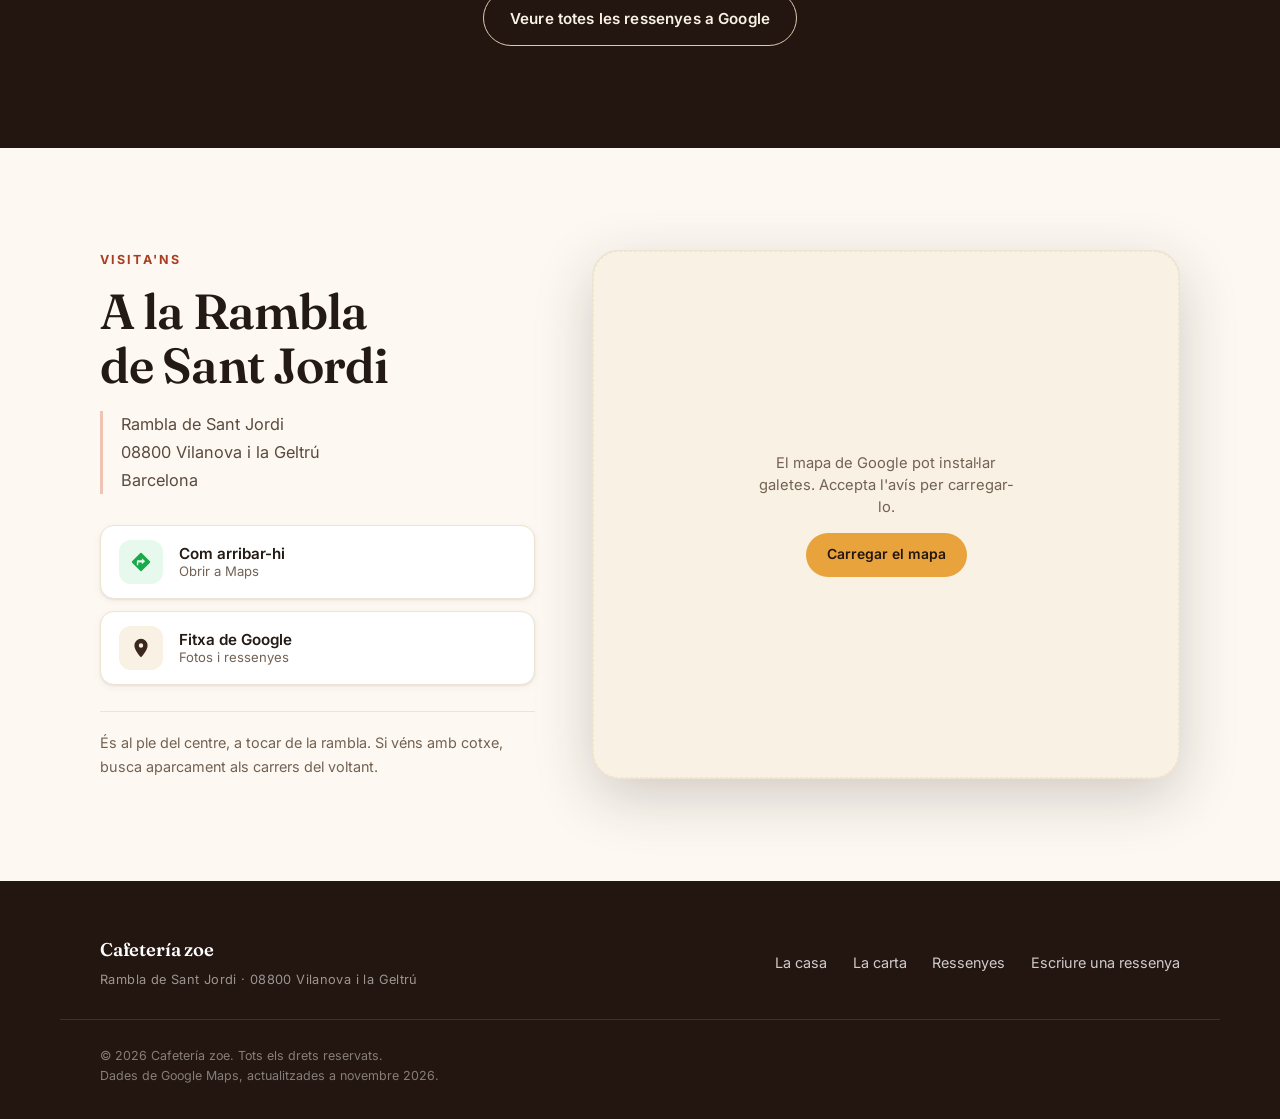
<file: ca/index.html>
<!DOCTYPE html><html lang="ca"><head><meta charset="utf-8">
<link rel="canonical" href="https://cafeteria-zoe.vilanovailageltru.info/">
<meta name="robots" content="noindex,follow">
<meta http-equiv="refresh" content="0; url=../">
<title>Continua</title>
</head><body><p><a href="../">Continua</a></p>
<script>location.replace("../");</script></body></html>
</file>
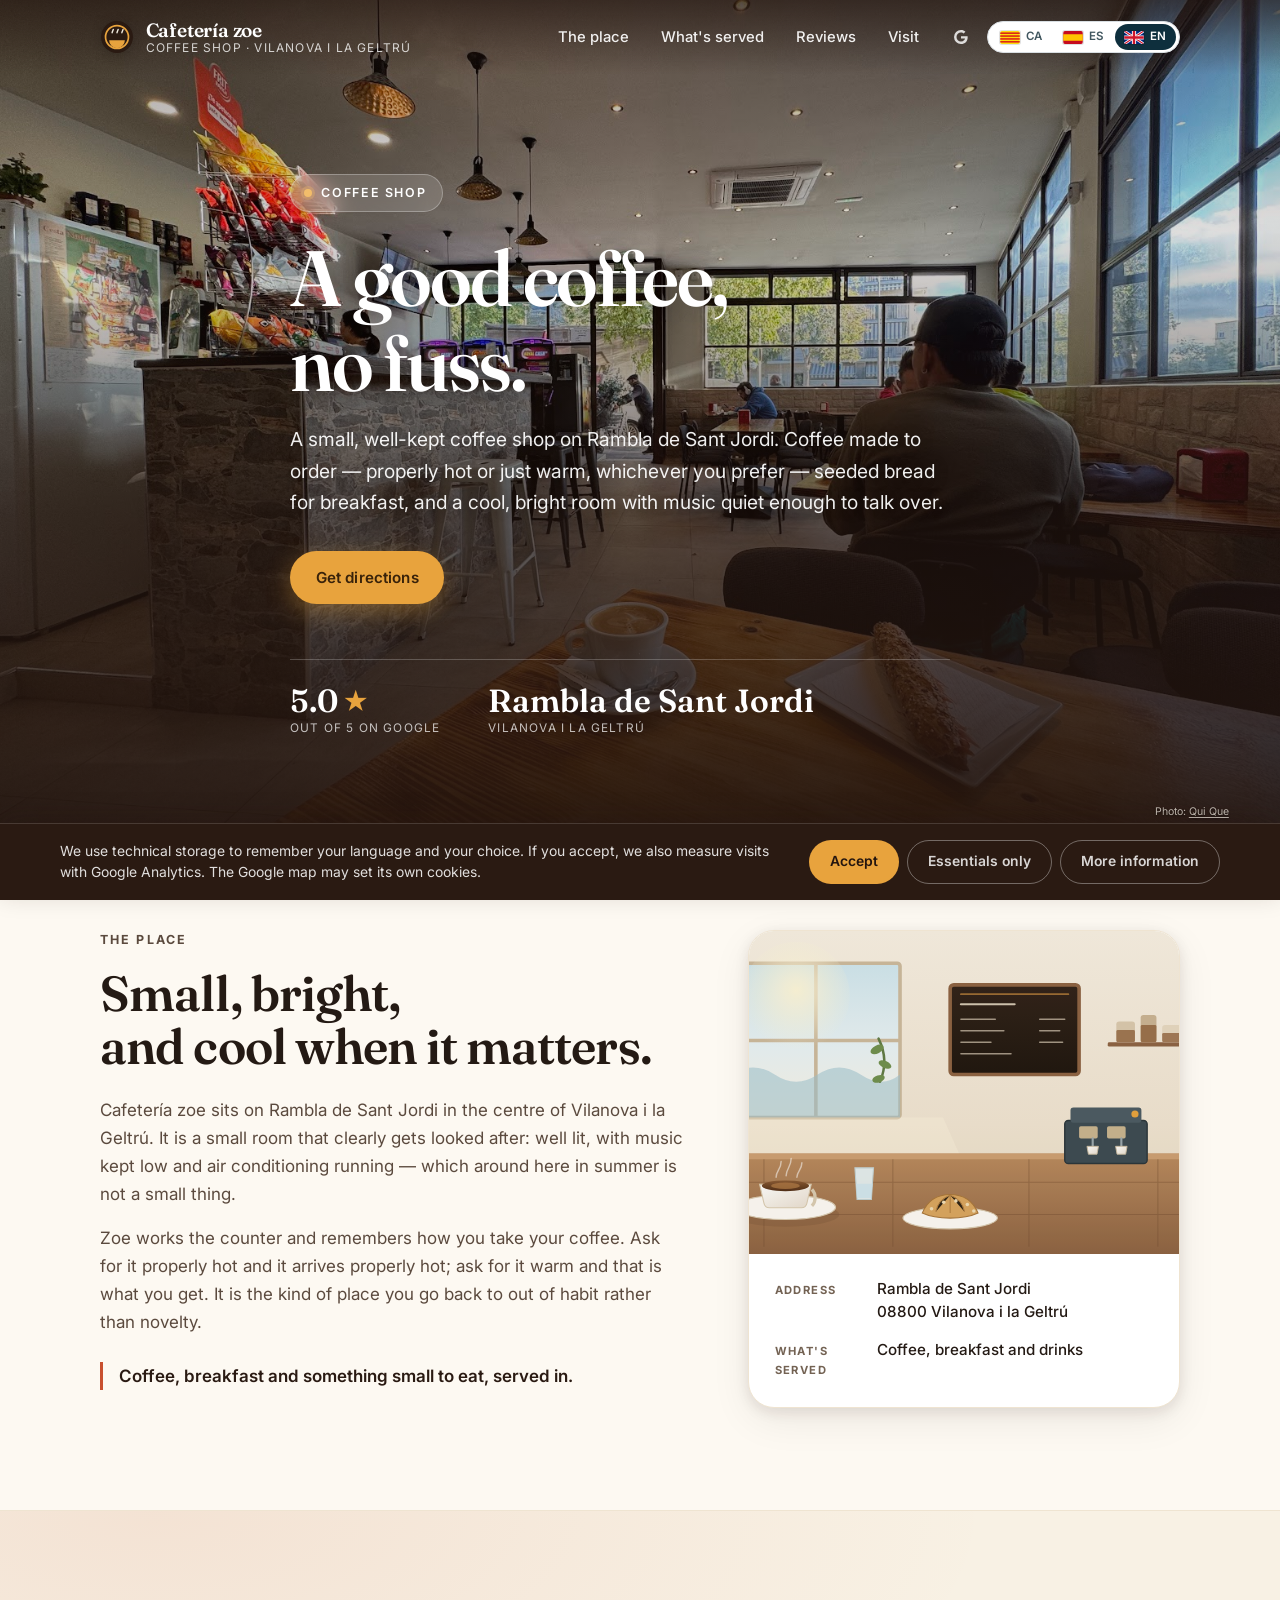
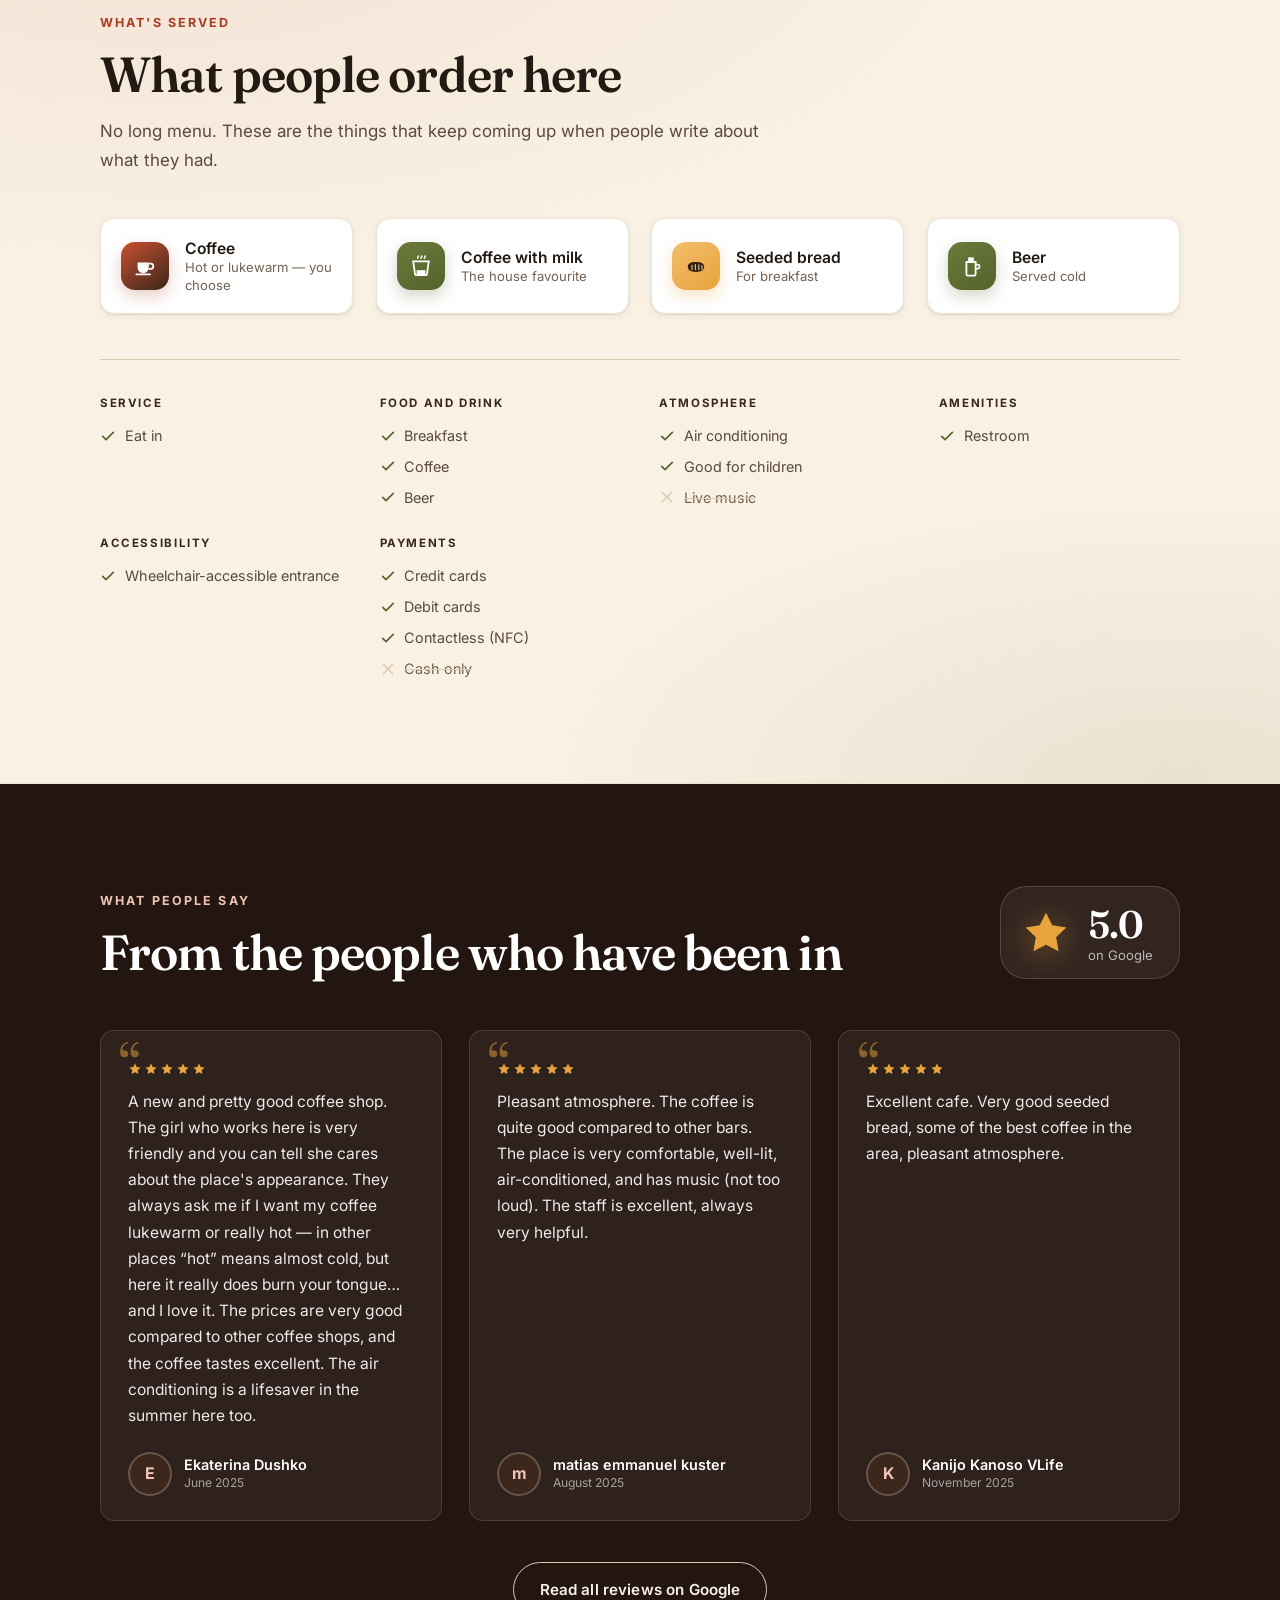
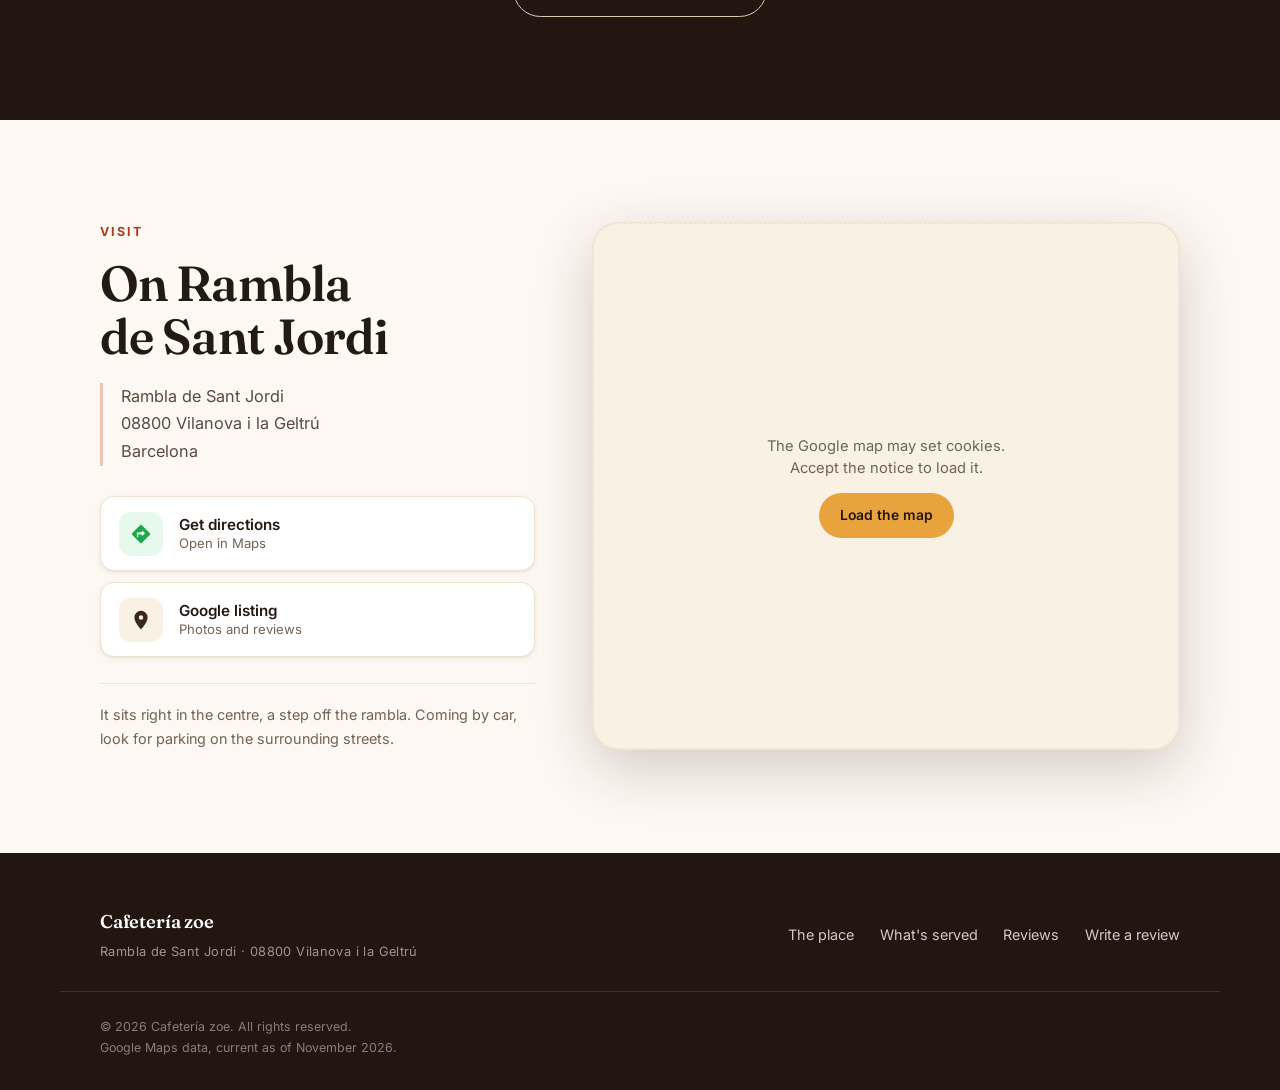
<file: en/index.html>
<!DOCTYPE html>
<html lang="en-GB" dir="ltr">
<head>
<meta charset="utf-8">
<meta name="viewport" content="width=device-width, initial-scale=1, viewport-fit=cover">
<title>Cafetería zoe — Neighbourhood coffee shop on Rambla de Sant Jordi, Vilanova i la Geltrú</title>
<meta name="description" content="Cafetería zoe, on Rambla de Sant Jordi in Vilanova i la Geltrú. Good coffee, seeded bread, air conditioning and a warm welcome. Rated 5.0 out of 5 on Google.">
<meta name="theme-color" content="#2a1a12">
<meta name="format-detection" content="telephone=no">

<link rel="canonical" href="https://cafeteria-zoe.vilanovailageltru.info/en/">
<link rel="alternate" hreflang="ca-ES" href="https://cafeteria-zoe.vilanovailageltru.info/">
<link rel="alternate" hreflang="es-ES" href="https://cafeteria-zoe.vilanovailageltru.info/es/">
<link rel="alternate" hreflang="en-GB" href="https://cafeteria-zoe.vilanovailageltru.info/en/">
<link rel="alternate" hreflang="x-default" href="https://cafeteria-zoe.vilanovailageltru.info/">

<!-- Google Analytics 4, consent-gated: nothing is fetched from Google until the
     visitor accepts, and storage stays denied by default until then. -->
<script>
  (function () {
    var ID = 'G-71LT2Q093H';
    var KEY = 'cookie-consent-v1';
    var accepted = false;
    try { accepted = localStorage.getItem(KEY) === 'accepted'; } catch (e) {}

    window.dataLayer = window.dataLayer || [];
    window.gtag = function () { window.dataLayer.push(arguments); };
    gtag('js', new Date());

    gtag('consent', 'default', {
      ad_storage: 'denied',
      ad_user_data: 'denied',
      ad_personalization: 'denied',
      analytics_storage: 'denied'
    });

    function load() {
      if (window.__gaLoaded) return;
      window.__gaLoaded = true;
      var s = document.createElement('script');
      s.async = true;
      s.src = 'https://www.googletagmanager.com/gtag/js?id=' + ID;
      document.head.appendChild(s);
      gtag('config', ID);
    }

    function grant() {
      load();
      gtag('consent', 'update', {
        ad_storage: 'granted',
        ad_user_data: 'granted',
        ad_personalization: 'granted',
        analytics_storage: 'granted'
      });
    }

    window.__analyticsConsent = function (isAccepted) {
      try { localStorage.setItem(KEY, isAccepted ? 'accepted' : 'essential'); } catch (e) {}
      if (isAccepted) grant();
    };

    if (accepted) grant();
  })();
</script>

<meta property="og:type" content="business.business">
<meta property="og:site_name" content="Cafetería zoe">
<meta property="og:title" content="Cafetería zoe — Neighbourhood coffee shop in Vilanova i la Geltrú">
<meta property="og:description" content="Good coffee, seeded bread and a cool, calm room on Rambla de Sant Jordi. Rated 5.0 out of 5 on Google.">
<meta property="og:image" content="https://cafeteria-zoe.vilanovailageltru.info/assets/photos/og.png">
<meta property="og:image:width" content="1200">
<meta property="og:image:height" content="630">
<meta property="og:image:alt" content="Illustration of the inside of Cafetería zoe, with coffee cups and tables by the window">
<meta property="og:url" content="https://cafeteria-zoe.vilanovailageltru.info/en/">
<meta property="og:locale" content="en_GB">
<meta property="og:locale:alternate" content="ca_ES">
<meta property="og:locale:alternate" content="es_ES">
<meta name="twitter:card" content="summary_large_image">
<meta name="twitter:title" content="Cafetería zoe — Neighbourhood coffee shop in Vilanova i la Geltrú">
<meta name="twitter:description" content="Good coffee, seeded bread and a cool, calm room on Rambla de Sant Jordi. Rated 5.0 out of 5 on Google.">
<meta name="twitter:image" content="https://cafeteria-zoe.vilanovailageltru.info/assets/photos/og.png">

<link rel="icon" href="../assets/photos/favicon.svg" type="image/svg+xml">
<link rel="apple-touch-icon" href="../assets/photos/apple-touch-icon.png">
<link rel="manifest" href="../manifest.webmanifest">

<link rel="preconnect" href="https://fonts.googleapis.com">
<link rel="preconnect" href="https://fonts.gstatic.com" crossorigin>
<link href="https://fonts.googleapis.com/css2?family=Fraunces:ital,opsz,wght@0,9..144,400;0,9..144,600;0,9..144,700;1,9..144,400&family=Inter:wght@400;500;600;700&display=swap" rel="stylesheet">
<link rel="stylesheet" href="../assets/css/components.css">
<link rel="stylesheet" href="../assets/css/header-tools.css">
<link rel="stylesheet" href="../assets/css/styles.css">
<link rel="stylesheet" href="../assets/css/offer-panel.css">

<script>
  /* Applied before first paint so returning visitors never see the notice flash.
     "essential" (a refusal) also counts as decided: the banner stays away. */
  try {
    var choice = localStorage.getItem('cookie-consent-v1');
    if (choice === 'accepted') document.documentElement.classList.add('js-consent');
    else if (choice === 'essential') document.documentElement.classList.add('js-decided');
  } catch (e) { /* storage blocked */ }
</script>
<script type="application/ld+json">{
  "@context": "https://schema.org",
  "@type": "CafeOrCoffeeShop",
  "@id": "https://cafeteria-zoe.vilanovailageltru.info/en/",
  "name": "Cafetería zoe",
  "url": "https://cafeteria-zoe.vilanovailageltru.info/en/",
  "image": {
    "@type": "ImageObject",
    "contentUrl": "https://cafeteria-zoe.vilanovailageltru.info/assets/photos/hero-photo.jpg",
    "creditText": "Qui Que",
    "creator": {
      "@type": "Person",
      "name": "Qui Que",
      "url": "https://maps.google.com/maps/contrib/104445229420502414514"
    }
  },
  "description": "Cafetería zoe, on Rambla de Sant Jordi in Vilanova i la Geltrú. Good coffee, seeded bread, air conditioning and a warm welcome. Rated 5.0 out of 5 on Google.",
  "address": {
    "@type": "PostalAddress",
    "streetAddress": "Rambla de Sant Jordi",
    "addressLocality": "Vilanova i la Geltrú",
    "addressRegion": "Barcelona",
    "postalCode": "08800",
    "addressCountry": "ES"
  },
  "geo": {
    "@type": "GeoCoordinates",
    "latitude": 41.2258144,
    "longitude": 1.7318611
  },
  "inLanguage": "en-GB",
  "servesCuisine": "Coffee, Breakfast",
  "currenciesAccepted": "EUR",
  "paymentAccepted": "Cash, Credit Card, Debit Card, Contactless",
  "aggregateRating": {
    "@type": "AggregateRating",
    "ratingValue": 5,
    "reviewCount": 10,
    "bestRating": 5,
    "worstRating": 1
  },
  "hasMap": "https://maps.google.com/?cid=3177230623183732376",
  "sameAs": [
    "https://maps.google.com/?cid=3177230623183732376"
  ],
  "publicAccess": true
}</script>
</head>
<body>

<a class="skip" href="#main">Skip to content</a>

<header class="site-header" id="top">
  <div class="wrap header-inner">
    <a class="brand" href="../" aria-label="Cafetería zoe — home">
      <span class="brand-mark" aria-hidden="true">
        <svg viewBox="0 0 32 32" width="32" height="32" focusable="false">
          <circle cx="16" cy="16" r="15" fill="#2a1a12"/>
          <circle cx="16" cy="16" r="10.8" fill="none" stroke="#e8a33d" stroke-width="1.6"/>
          <path d="M8.6 19.1h14.8a7.4 7.4 0 0 1-14.8 0Z" fill="#e8a33d"/>
          <path d="M11.4 12.1c0-1.5 1.1-2.1 1.1-3.3M16 12.1c0-1.5 1.1-2.1 1.1-3.3M20.6 12.1c0-1.5 1.1-2.1 1.1-3.3"
                fill="none" stroke="#f2ece1" stroke-width="1.3" stroke-linecap="round"/>
        </svg>
      </span>
      <span class="brand-text">
        <span class="brand-name">Cafetería zoe</span>
        <span class="brand-sub">Coffee shop · Vilanova i la Geltrú</span>
      </span>
    </a>

    <nav class="nav" aria-label="Main navigation">
      <a href="#about">The place</a>
      <a href="#kitchen">What&#39;s served</a>
      <a href="#reviews">Reviews</a>
      <a href="#visit">Visit</a>
    </nav>

    <div class="header-tools">

      <ul class="social-bar social-bar--header" aria-label="Social media">
        <a class="social-link" href="https://maps.google.com/?cid=3177230623183732376" target="_blank" rel="noopener noreferrer me"
           aria-label="Google (opens in a new tab)">
          <svg viewBox="0 0 24 24" width="18" height="18" aria-hidden="true" focusable="false"><path fill="currentColor" d="M21.35 11.1H12v2.9h5.35c-.25 1.35-1.7 3.95-5.35 3.95A5.95 5.95 0 0 1 6 12a5.95 5.95 0 0 1 6-5.95c1.7 0 2.85.72 3.5 1.34l2.4-2.31C16.35 3.6 14.4 2.7 12 2.7A9.3 9.3 0 0 0 2.7 12 9.3 9.3 0 0 0 12 21.3c5.35 0 8.9-3.76 8.9-9.05 0-.6-.07-1.06-.15-1.15Z"/></svg>
        </a>
      </ul>

      <nav class="langs" aria-label="Change language"><a class="langs__link" href="../" hreflang="ca" lang="ca">
        <span class="langs__flag" aria-hidden="true"><svg viewBox="0 0 24 16"><rect width="24" height="16" fill="#fcdd09"/><g fill="#da121a"><rect y="1.7778" width="24" height="1.7778"/><rect y="5.3334" width="24" height="1.7778"/><rect y="8.889" width="24" height="1.7778"/><rect y="12.4446" width="24" height="1.7778"/></g></svg></span>
        <span class="langs__code">ca</span>
        <span class="sr-only">CA</span>
      </a><a class="langs__link" href="../es/" hreflang="es" lang="es">
        <span class="langs__flag" aria-hidden="true"><svg viewBox="0 0 24 16"><rect width="24" height="16" fill="#c60b1e"/><rect y="4" width="24" height="8" fill="#ffc400"/></svg></span>
        <span class="langs__code">es</span>
        <span class="sr-only">ES</span>
      </a><a class="langs__link" href="./" hreflang="en" lang="en" aria-current="true">
        <span class="langs__flag" aria-hidden="true"><svg viewBox="0 0 24 16"><rect width="24" height="16" fill="#00247d"/><path d="M0 0 24 16M24 0 0 16" stroke="#fff" stroke-width="3.2"/><path d="M0 0 24 16M24 0 0 16" stroke="#cf142b" stroke-width="1.6"/><path d="M12 0v16M0 8h24" stroke="#fff" stroke-width="5.2"/><path d="M12 0v16M0 8h24" stroke="#cf142b" stroke-width="3"/></svg></span>
        <span class="langs__code">en</span>
        <span class="sr-only">EN</span>
      </a></nav>
      <button class="nav-toggle" type="button" aria-expanded="false" aria-controls="mobile-nav"
              aria-label="Open menu" data-label-open="Open menu" data-label-close="Close menu">
        <span></span><span></span><span></span>
      </button>
    </div>
  </div>

  <div class="mobile-nav" id="mobile-nav" hidden>
    <nav aria-label="Main navigation">
      <a href="#about">The place</a>
      <a href="#kitchen">What&#39;s served</a>
      <a href="#reviews">Reviews</a>
      <a href="#visit">Visit</a>
    </nav>

      <ul class="social-bar social-bar--mobile" aria-label="Social media">
        <a class="social-link" href="https://maps.google.com/?cid=3177230623183732376" target="_blank" rel="noopener noreferrer me"
           aria-label="Google (opens in a new tab)">
          <svg viewBox="0 0 24 24" width="18" height="18" aria-hidden="true" focusable="false"><path fill="currentColor" d="M21.35 11.1H12v2.9h5.35c-.25 1.35-1.7 3.95-5.35 3.95A5.95 5.95 0 0 1 6 12a5.95 5.95 0 0 1 6-5.95c1.7 0 2.85.72 3.5 1.34l2.4-2.31C16.35 3.6 14.4 2.7 12 2.7A9.3 9.3 0 0 0 2.7 12 9.3 9.3 0 0 0 12 21.3c5.35 0 8.9-3.76 8.9-9.05 0-.6-.07-1.06-.15-1.15Z"/></svg>
        </a>
      </ul>

      <nav class="langs" aria-label="Change language"><a class="langs__link" href="../" hreflang="ca" lang="ca">
        <span class="langs__flag" aria-hidden="true"><svg viewBox="0 0 24 16"><rect width="24" height="16" fill="#fcdd09"/><g fill="#da121a"><rect y="1.7778" width="24" height="1.7778"/><rect y="5.3334" width="24" height="1.7778"/><rect y="8.889" width="24" height="1.7778"/><rect y="12.4446" width="24" height="1.7778"/></g></svg></span>
        <span class="langs__code">ca</span>
        <span class="sr-only">CA</span>
      </a><a class="langs__link" href="../es/" hreflang="es" lang="es">
        <span class="langs__flag" aria-hidden="true"><svg viewBox="0 0 24 16"><rect width="24" height="16" fill="#c60b1e"/><rect y="4" width="24" height="8" fill="#ffc400"/></svg></span>
        <span class="langs__code">es</span>
        <span class="sr-only">ES</span>
      </a><a class="langs__link" href="./" hreflang="en" lang="en" aria-current="true">
        <span class="langs__flag" aria-hidden="true"><svg viewBox="0 0 24 16"><rect width="24" height="16" fill="#00247d"/><path d="M0 0 24 16M24 0 0 16" stroke="#fff" stroke-width="3.2"/><path d="M0 0 24 16M24 0 0 16" stroke="#cf142b" stroke-width="1.6"/><path d="M12 0v16M0 8h24" stroke="#fff" stroke-width="5.2"/><path d="M12 0v16M0 8h24" stroke="#cf142b" stroke-width="3"/></svg></span>
        <span class="langs__code">en</span>
        <span class="sr-only">EN</span>
      </a></nav>
  </div>
</header>

<main id="main">

  <section class="hero" aria-labelledby="hero-title">
    <div class="hero-media">
      <img src="../assets/photos/hero-photo.jpg"
             alt="Cafetería zoe — photo of the coffee shop" width="1600" height="1200"
             fetchpriority="high" decoding="async">
      <div class="hero-scrim"></div>
    </div>
    <p class="hero-credit" data-photo-credit>Photo: <a href="https://maps.google.com/maps/contrib/104445229420502414514" target="_blank" rel="noopener nofollow">Qui Que</a></p>

    <div class="wrap hero-inner">
      <p class="hero-eyebrow">
        <span class="dot" aria-hidden="true"></span>
        <span>Coffee shop</span>
      </p>

      <h1 id="hero-title">A good coffee,<br>no fuss.</h1>
      <p class="hero-lede">A small, well-kept coffee shop on Rambla de Sant Jordi. Coffee made to order — properly hot or just warm, whichever you prefer — seeded bread for breakfast, and a cool, bright room with music quiet enough to talk over.</p>

      <div class="hero-actions">
        <a class="btn btn-primary" href="#visit">Get directions</a>

      </div>

      <ul class="hero-stats" aria-label="At a glance">
        <li>
          <span class="stat-value">5.0<span class="stat-star" aria-hidden="true">★</span></span>
          <span class="stat-label">out of 5 on Google</span>
        </li>

        <li>
          <span class="stat-value">Rambla de Sant Jordi</span>
          <span class="stat-label">Vilanova i la Geltrú</span>
        </li>
      </ul>
    </div>
  </section>

  <section class="section about" id="about" aria-labelledby="about-title">
    <div class="wrap about-grid">
      <div class="about-copy">
        <p class="eyebrow">The place</p>
        <h2 id="about-title">Small, bright,<br>and cool when it matters.</h2>
        <p>Cafetería zoe sits on Rambla de Sant Jordi in the centre of Vilanova i la Geltrú. It is a small room that clearly gets looked after: well lit, with music kept low and air conditioning running — which around here in summer is not a small thing.</p>
        <p>Zoe works the counter and remembers how you take your coffee. Ask for it properly hot and it arrives properly hot; ask for it warm and that is what you get. It is the kind of place you go back to out of habit rather than novelty.</p>
        <p class="about-note">Coffee, breakfast and something small to eat, served in.</p>
      </div>

      <div class="about-card">
        <div class="about-card-media">
          <img src="../assets/photos/poster.svg" alt="Illustration of the inside of Cafetería zoe, with coffee cups and tables by the window" width="800" height="600" loading="lazy" decoding="async">
        </div>
        <dl class="about-facts">
          <div>
            <dt>Address</dt>
            <dd>Rambla de Sant Jordi<br>08800 Vilanova i la Geltrú</dd>
          </div>

          <div>
            <dt>What&#39;s served</dt>
            <dd>Coffee, breakfast and drinks</dd>
          </div>
        </dl>
      </div>
    </div>
  </section>

  <section class="section kitchen" id="kitchen" aria-labelledby="kitchen-title">
    <div class="wrap">
      <p class="eyebrow">What&#39;s served</p>
      <h2 id="kitchen-title">What people order here</h2>
      <p class="kitchen-lede">No long menu. These are the things that keep coming up when people write about what they had.</p>

      <ul class="dish-grid">
        <li class="dish">
          <span class="dish-icon" aria-hidden="true">
            <svg viewBox="0 0 24 24" width="24" height="24" focusable="false"><path d="M4.6 8.4h11.2v5.2a5.6 5.6 0 0 1-11.2 0Z" fill="currentColor"/><path d="M15.8 9.6h1.9a2.6 2.6 0 0 1 0 5.2h-1.9" fill="none" stroke="currentColor" stroke-width="1.8"/><path d="M3.4 20.4h13.6" stroke="currentColor" stroke-width="1.8" stroke-linecap="round"/></svg>
          </span>
          <span class="dish-text">
            <strong>Coffee</strong>
            <small>Hot or lukewarm — you choose</small>
          </span>
        </li>
        <li class="dish">
          <span class="dish-icon" aria-hidden="true">
            <svg viewBox="0 0 24 24" width="24" height="24" focusable="false"><path d="M4.2 7.4h15.6l-1.8 12.4a1.6 1.6 0 0 1-1.6 1.4H7.6a1.6 1.6 0 0 1-1.6-1.4Z" fill="none" stroke="currentColor" stroke-width="1.8"/><path d="M7.6 16.2h8.8v5h-8.8Z" fill="currentColor"/><path d="M8.6 4.2c0-1 .8-1.4.8-2.2M12 4.2c0-1 .8-1.4.8-2.2M15.4 4.2c0-1 .8-1.4.8-2.2" stroke="currentColor" stroke-width="1.5" stroke-linecap="round" fill="none"/></svg>
          </span>
          <span class="dish-text">
            <strong>Coffee with milk</strong>
            <small>The house favourite</small>
          </span>
        </li>
        <li class="dish">
          <span class="dish-icon" aria-hidden="true">
            <svg viewBox="0 0 24 24" width="24" height="24" focusable="false"><path d="M3.8 12.6c0-2.8 2.4-4.6 8.2-4.6s8.2 1.8 8.2 4.6c0 3.4-2.4 5.4-8.2 5.4s-8.2-2-8.2-5.4Z" fill="currentColor"/><g stroke="#fff" stroke-width="1.1" opacity="0.75" stroke-linecap="round"><path d="M8 11.4v4M11.4 10.6v5M14.8 10.8v4.8M18 11.6v3.8"/></g></svg>
          </span>
          <span class="dish-text">
            <strong>Seeded bread</strong>
            <small>For breakfast</small>
          </span>
        </li>
        <li class="dish">
          <span class="dish-icon" aria-hidden="true">
            <svg viewBox="0 0 24 24" width="24" height="24" focusable="false"><path d="M6.4 8h9.2v12.2a1.4 1.4 0 0 1-1.4 1.4H7.8a1.4 1.4 0 0 1-1.4-1.4Z" fill="none" stroke="currentColor" stroke-width="1.8"/><path d="M8.2 3.4h5.6v4.6H8.2Z" fill="currentColor"/><path d="M15.6 10.6h2a2 2 0 0 1 0 4h-2" fill="none" stroke="currentColor" stroke-width="1.6"/></svg>
          </span>
          <span class="dish-text">
            <strong>Beer</strong>
            <small>Served cold</small>
          </span>
        </li></ul>

      <div class="feature-columns"><div class="cap-inner">
        <div class="cap-group">
          <h3 class="cap-title">Service</h3>
          <ul class="cap-list"><li class="cap is-yes"><svg viewBox="0 0 24 24" fill="none" stroke="currentColor" stroke-width="2.4" stroke-linecap="round" stroke-linejoin="round" aria-hidden="true"><path d="m4 12.5 5 5L20 6.5"/></svg><span>Eat in</span></li></ul>
        </div>
        <div class="cap-group">
          <h3 class="cap-title">Food and drink</h3>
          <ul class="cap-list"><li class="cap is-yes"><svg viewBox="0 0 24 24" fill="none" stroke="currentColor" stroke-width="2.4" stroke-linecap="round" stroke-linejoin="round" aria-hidden="true"><path d="m4 12.5 5 5L20 6.5"/></svg><span>Breakfast</span></li><li class="cap is-yes"><svg viewBox="0 0 24 24" fill="none" stroke="currentColor" stroke-width="2.4" stroke-linecap="round" stroke-linejoin="round" aria-hidden="true"><path d="m4 12.5 5 5L20 6.5"/></svg><span>Coffee</span></li><li class="cap is-yes"><svg viewBox="0 0 24 24" fill="none" stroke="currentColor" stroke-width="2.4" stroke-linecap="round" stroke-linejoin="round" aria-hidden="true"><path d="m4 12.5 5 5L20 6.5"/></svg><span>Beer</span></li></ul>
        </div>
        <div class="cap-group">
          <h3 class="cap-title">Atmosphere</h3>
          <ul class="cap-list"><li class="cap is-yes"><svg viewBox="0 0 24 24" fill="none" stroke="currentColor" stroke-width="2.4" stroke-linecap="round" stroke-linejoin="round" aria-hidden="true"><path d="m4 12.5 5 5L20 6.5"/></svg><span>Air conditioning</span></li><li class="cap is-yes"><svg viewBox="0 0 24 24" fill="none" stroke="currentColor" stroke-width="2.4" stroke-linecap="round" stroke-linejoin="round" aria-hidden="true"><path d="m4 12.5 5 5L20 6.5"/></svg><span>Good for children</span></li><li class="cap is-no"><svg viewBox="0 0 24 24" fill="none" stroke="currentColor" stroke-width="2.2" stroke-linecap="round" aria-hidden="true"><path d="m5 5 14 14M19 5 5 19"/></svg><span>Live music</span></li></ul>
        </div>
        <div class="cap-group">
          <h3 class="cap-title">Amenities</h3>
          <ul class="cap-list"><li class="cap is-yes"><svg viewBox="0 0 24 24" fill="none" stroke="currentColor" stroke-width="2.4" stroke-linecap="round" stroke-linejoin="round" aria-hidden="true"><path d="m4 12.5 5 5L20 6.5"/></svg><span>Restroom</span></li></ul>
        </div>
        <div class="cap-group">
          <h3 class="cap-title">Accessibility</h3>
          <ul class="cap-list"><li class="cap is-yes"><svg viewBox="0 0 24 24" fill="none" stroke="currentColor" stroke-width="2.4" stroke-linecap="round" stroke-linejoin="round" aria-hidden="true"><path d="m4 12.5 5 5L20 6.5"/></svg><span>Wheelchair-accessible entrance</span></li></ul>
        </div>
        <div class="cap-group">
          <h3 class="cap-title">Payments</h3>
          <ul class="cap-list"><li class="cap is-yes"><svg viewBox="0 0 24 24" fill="none" stroke="currentColor" stroke-width="2.4" stroke-linecap="round" stroke-linejoin="round" aria-hidden="true"><path d="m4 12.5 5 5L20 6.5"/></svg><span>Credit cards</span></li><li class="cap is-yes"><svg viewBox="0 0 24 24" fill="none" stroke="currentColor" stroke-width="2.4" stroke-linecap="round" stroke-linejoin="round" aria-hidden="true"><path d="m4 12.5 5 5L20 6.5"/></svg><span>Debit cards</span></li><li class="cap is-yes"><svg viewBox="0 0 24 24" fill="none" stroke="currentColor" stroke-width="2.4" stroke-linecap="round" stroke-linejoin="round" aria-hidden="true"><path d="m4 12.5 5 5L20 6.5"/></svg><span>Contactless (NFC)</span></li><li class="cap is-no"><svg viewBox="0 0 24 24" fill="none" stroke="currentColor" stroke-width="2.2" stroke-linecap="round" aria-hidden="true"><path d="m5 5 14 14M19 5 5 19"/></svg><span>Cash only</span></li></ul>
        </div>
      </div></div>
    </div>
  </section>

  <section class="section reviews" id="reviews" aria-labelledby="reviews-title">
    <div class="wrap">
      <div class="reviews-head">
        <div>
          <p class="eyebrow">What people say</p>
          <h2 id="reviews-title">From the people who have been in</h2>
        </div>
        <div class="rating-badge" role="img" aria-label="Rated 5.0 out of 5 from 10 Google reviews">
          <span class="rating-star" aria-hidden="true">
            <svg viewBox="0 0 24 24" width="56" height="56" focusable="false"><path fill="currentColor" d="m12 2.6 2.9 5.88 6.49.94-4.7 4.58 1.11 6.46L12 17.4l-5.8 3.06 1.1-6.46-4.69-4.58 6.49-.94L12 2.6Z"/></svg>
          </span>
          <span class="rating-body">
            <span class="rating-value">5.0</span>
            <span class="rating-meta"><span></span> on Google</span>
          </span>
        </div>
      </div>

      <ul class="review-grid" id="review-grid">
        <li class="review">
          <span class="review-stars" aria-label="5 / 5"><span class=""><svg viewBox="0 0 24 24" fill="currentColor" aria-hidden="true" focusable="false"><path d="m12 2.6 2.9 5.88 6.49.94-4.7 4.58 1.11 6.46L12 17.4l-5.8 3.06 1.1-6.46-4.69-4.58 6.49-.94L12 2.6Z"/></svg></span><span class=""><svg viewBox="0 0 24 24" fill="currentColor" aria-hidden="true" focusable="false"><path d="m12 2.6 2.9 5.88 6.49.94-4.7 4.58 1.11 6.46L12 17.4l-5.8 3.06 1.1-6.46-4.69-4.58 6.49-.94L12 2.6Z"/></svg></span><span class=""><svg viewBox="0 0 24 24" fill="currentColor" aria-hidden="true" focusable="false"><path d="m12 2.6 2.9 5.88 6.49.94-4.7 4.58 1.11 6.46L12 17.4l-5.8 3.06 1.1-6.46-4.69-4.58 6.49-.94L12 2.6Z"/></svg></span><span class=""><svg viewBox="0 0 24 24" fill="currentColor" aria-hidden="true" focusable="false"><path d="m12 2.6 2.9 5.88 6.49.94-4.7 4.58 1.11 6.46L12 17.4l-5.8 3.06 1.1-6.46-4.69-4.58 6.49-.94L12 2.6Z"/></svg></span><span class=""><svg viewBox="0 0 24 24" fill="currentColor" aria-hidden="true" focusable="false"><path d="m12 2.6 2.9 5.88 6.49.94-4.7 4.58 1.11 6.46L12 17.4l-5.8 3.06 1.1-6.46-4.69-4.58 6.49-.94L12 2.6Z"/></svg></span></span>
          <blockquote><p lang="en">A new and pretty good coffee shop. The girl who works here is very friendly and you can tell she cares about the place&#39;s appearance. They always ask me if I want my coffee lukewarm or really hot — in other places “hot” means almost cold, but here it really does burn your tongue… and I love it. The prices are very good compared to other coffee shops, and the coffee tastes excellent. The air conditioning is a lifesaver in the summer here too.</p></blockquote>
          <footer>
            <span class="review-avatar">
              <span class="review-avatar-fallback" aria-hidden="true">E</span><img src="https://lh3.googleusercontent.com/a-/ALV-UjXIGo6UN05FT6J5Qw9cKRCToE-skM4EIBMZP0FYzMnKMgACXDaB=s128-c0x00000000-cc-rp-mo-ba3" alt="" width="44" height="44" loading="lazy" decoding="async" referrerpolicy="no-referrer" onerror="this.remove()">
            </span>
            <span class="review-meta">
              <strong>Ekaterina Dushko</strong>
              <small>June 2025</small>
            </span>
          </footer>
        </li>
        <li class="review">
          <span class="review-stars" aria-label="5 / 5"><span class=""><svg viewBox="0 0 24 24" fill="currentColor" aria-hidden="true" focusable="false"><path d="m12 2.6 2.9 5.88 6.49.94-4.7 4.58 1.11 6.46L12 17.4l-5.8 3.06 1.1-6.46-4.69-4.58 6.49-.94L12 2.6Z"/></svg></span><span class=""><svg viewBox="0 0 24 24" fill="currentColor" aria-hidden="true" focusable="false"><path d="m12 2.6 2.9 5.88 6.49.94-4.7 4.58 1.11 6.46L12 17.4l-5.8 3.06 1.1-6.46-4.69-4.58 6.49-.94L12 2.6Z"/></svg></span><span class=""><svg viewBox="0 0 24 24" fill="currentColor" aria-hidden="true" focusable="false"><path d="m12 2.6 2.9 5.88 6.49.94-4.7 4.58 1.11 6.46L12 17.4l-5.8 3.06 1.1-6.46-4.69-4.58 6.49-.94L12 2.6Z"/></svg></span><span class=""><svg viewBox="0 0 24 24" fill="currentColor" aria-hidden="true" focusable="false"><path d="m12 2.6 2.9 5.88 6.49.94-4.7 4.58 1.11 6.46L12 17.4l-5.8 3.06 1.1-6.46-4.69-4.58 6.49-.94L12 2.6Z"/></svg></span><span class=""><svg viewBox="0 0 24 24" fill="currentColor" aria-hidden="true" focusable="false"><path d="m12 2.6 2.9 5.88 6.49.94-4.7 4.58 1.11 6.46L12 17.4l-5.8 3.06 1.1-6.46-4.69-4.58 6.49-.94L12 2.6Z"/></svg></span></span>
          <blockquote><p lang="en">Pleasant atmosphere. The coffee is quite good compared to other bars. The place is very comfortable, well-lit, air-conditioned, and has music (not too loud). The staff is excellent, always very helpful.</p></blockquote>
          <footer>
            <span class="review-avatar">
              <span class="review-avatar-fallback" aria-hidden="true">m</span><img src="https://lh3.googleusercontent.com/a/ACg8ocKuXvPurfQM8psK6gtdzcBAaMYo27EzDgsg7vOaFLICn7niVA=s128-c0x00000000-cc-rp-mo" alt="" width="44" height="44" loading="lazy" decoding="async" referrerpolicy="no-referrer" onerror="this.remove()">
            </span>
            <span class="review-meta">
              <strong>matias emmanuel kuster</strong>
              <small>August 2025</small>
            </span>
          </footer>
        </li>
        <li class="review">
          <span class="review-stars" aria-label="5 / 5"><span class=""><svg viewBox="0 0 24 24" fill="currentColor" aria-hidden="true" focusable="false"><path d="m12 2.6 2.9 5.88 6.49.94-4.7 4.58 1.11 6.46L12 17.4l-5.8 3.06 1.1-6.46-4.69-4.58 6.49-.94L12 2.6Z"/></svg></span><span class=""><svg viewBox="0 0 24 24" fill="currentColor" aria-hidden="true" focusable="false"><path d="m12 2.6 2.9 5.88 6.49.94-4.7 4.58 1.11 6.46L12 17.4l-5.8 3.06 1.1-6.46-4.69-4.58 6.49-.94L12 2.6Z"/></svg></span><span class=""><svg viewBox="0 0 24 24" fill="currentColor" aria-hidden="true" focusable="false"><path d="m12 2.6 2.9 5.88 6.49.94-4.7 4.58 1.11 6.46L12 17.4l-5.8 3.06 1.1-6.46-4.69-4.58 6.49-.94L12 2.6Z"/></svg></span><span class=""><svg viewBox="0 0 24 24" fill="currentColor" aria-hidden="true" focusable="false"><path d="m12 2.6 2.9 5.88 6.49.94-4.7 4.58 1.11 6.46L12 17.4l-5.8 3.06 1.1-6.46-4.69-4.58 6.49-.94L12 2.6Z"/></svg></span><span class=""><svg viewBox="0 0 24 24" fill="currentColor" aria-hidden="true" focusable="false"><path d="m12 2.6 2.9 5.88 6.49.94-4.7 4.58 1.11 6.46L12 17.4l-5.8 3.06 1.1-6.46-4.69-4.58 6.49-.94L12 2.6Z"/></svg></span></span>
          <blockquote><p lang="en">Excellent cafe. Very good seeded bread, some of the best coffee in the area, pleasant atmosphere.</p></blockquote>
          <footer>
            <span class="review-avatar">
              <span class="review-avatar-fallback" aria-hidden="true">K</span><img src="https://lh3.googleusercontent.com/a-/ALV-UjUZx1Vb4QtVww6nrRmh8UdxF9tFNRJjpSA3xqUAuFZ8nSHgMMc=s128-c0x00000000-cc-rp-mo-ba3" alt="" width="44" height="44" loading="lazy" decoding="async" referrerpolicy="no-referrer" onerror="this.remove()">
            </span>
            <span class="review-meta">
              <strong>Kanijo Kanoso VLife</strong>
              <small>November 2025</small>
            </span>
          </footer>
        </li></ul>

      <p class="reviews-foot">
        <a class="btn btn-outline" href="https://www.google.com/maps/place//data=!4m4!3m3!1s0x12a38700481c32b5:0x2c17ca6b085bfe98!9m1!1b1" target="_blank" rel="noopener noreferrer">Read all reviews on Google<span class="sr-only"> (opens in a new tab)</span></a>
      </p>
    </div>
  </section>

  <section class="section visit" id="visit" aria-labelledby="visit-title">
    <div class="wrap visit-grid">
      <div class="visit-copy">
        <p class="eyebrow">Visit</p>
        <h2 id="visit-title">On Rambla de Sant Jordi</h2>

        <address class="visit-address">
          Rambla de Sant Jordi<br>
          08800 Vilanova i la Geltrú<br>
          Barcelona
        </address>

        <div class="contact-actions">

          <a class="contact-btn" href="https://www.google.com/maps/dir/?api=1&amp;destination=41.2258144,1.7318611&amp;destination_place_id=ChIJtTIcSACHoxIRmP5bCGvKFyw" target="_blank" rel="noopener noreferrer">
            <span class="contact-icon" aria-hidden="true">
              <svg viewBox="0 0 24 24" width="22" height="22" focusable="false"><path fill="currentColor" d="M21.7 11.3 12.7 2.3a1 1 0 0 0-1.4 0l-9 9a1 1 0 0 0 0 1.4l9 9a1 1 0 0 0 1.4 0l9-9a1 1 0 0 0 0-1.4ZM13 14.5v-2h-4v3H7.5V11a1 1 0 0 1 1-1H13V8l3.5 3.2-3.5 3.3Z"/></svg>
            </span>
            <span class="contact-text"><strong>Get directions</strong><small>Open in Maps</small></span>
          </a>

          <a class="contact-btn" href="https://maps.google.com/?cid=3177230623183732376" target="_blank" rel="noopener noreferrer">
            <span class="contact-icon" aria-hidden="true">
              <svg viewBox="0 0 24 24" width="22" height="22" focusable="false"><path fill="currentColor" d="M12 2a7.2 7.2 0 0 0-7.2 7.2C4.8 15 12 22 12 22s7.2-7 7.2-12.8A7.2 7.2 0 0 0 12 2Zm0 9.6a2.4 2.4 0 1 1 0-4.8 2.4 2.4 0 0 1 0 4.8Z"/></svg>
            </span>
            <span class="contact-text"><strong>Google listing</strong><small>Photos and reviews</small></span>
          </a>
        </div>

        <p class="visit-note">It sits right in the centre, a step off the rambla. Coming by car, look for parking on the surrounding streets.</p>
      </div>

      <div class="map-card">
        <div class="map-gate" id="map-gate">
          <p class="map-gate-text">The Google map may set cookies. Accept the notice to load it.</p>
          <button class="cookie-btn cookie-btn--primary" type="button" id="map-load">Load the map</button>
        </div>
        <iframe
          id="map-frame"
          title="Map showing Cafetería zoe on Rambla de Sant Jordi, Vilanova i la Geltrú"
          data-src="https://www.google.com/maps?q=41.2258144,1.7318611&amp;z=17&amp;hl=en&amp;output=embed"
          width="100%" height="100%"
          style="border:0" loading="lazy" referrerpolicy="no-referrer-when-downgrade" allowfullscreen></iframe>
        <a class="map-link" href="https://maps.google.com/?cid=3177230623183732376" target="_blank" rel="noopener noreferrer">
          Open in Google Maps
          <svg viewBox="0 0 24 24" width="16" height="16" aria-hidden="true" focusable="false"><path fill="currentColor" d="M14 3v2h3.6l-9.3 9.3 1.4 1.4L19 6.4V10h2V3h-7Z"/><path fill="currentColor" d="M19 19H5V5h5V3H5a2 2 0 0 0-2 2v14a2 2 0 0 0 2 2h14a2 2 0 0 0 2-2v-5h-2v5Z"/></svg>
          <span class="sr-only"> (opens in a new tab)</span>
        </a>
      </div>
    </div>
  </section>

</main>

<footer class="site-footer">
  <div class="wrap footer-inner">
    <div class="footer-brand">
      <span class="brand-name">Cafetería zoe</span>
      <span class="brand-sub">Rambla de Sant Jordi · 08800 Vilanova i la Geltrú</span>
    </div>
    <nav class="footer-links" aria-label="Footer navigation">
      <a href="#about">The place</a>
      <a href="#kitchen">What&#39;s served</a>
      <a href="#reviews">Reviews</a>
      <a href="https://search.google.com/local/writereview?placeid=ChIJtTIcSACHoxIRmP5bCGvKFyw" target="_blank" rel="noopener noreferrer">Write a review</a>
    </nav>
  </div>
  <div class="wrap footer-fine">
    <p>© <span id="year">2026</span> Cafetería zoe. All rights reserved.</p>
    <p>Google Maps data, current as of November 2026.</p>
  </div>
</footer>

<div class="cookie-banner" id="cookie-banner" role="region" aria-label="Cookie notice">
  <div class="cookie-inner">
    <p class="cookie-text">We use technical storage to remember your language and your choice. If you accept, we also measure visits with Google Analytics. The Google map may set its own cookies.</p>
    <div class="cookie-actions">
      <button class="cookie-btn cookie-btn--primary" type="button" id="cookie-accept">Accept</button>
      <button class="cookie-btn cookie-btn--link" type="button" id="cookie-reject">Essentials only</button>
      <button class="cookie-btn cookie-btn--link" type="button" id="cookie-more" aria-expanded="false" aria-controls="cookie-detail">More information</button>
    </div>
    <p class="cookie-detail" id="cookie-detail" hidden>Accepting enables Google Analytics (G-71LT2Q093H) so we can see how many people visit the site and which pages they read; Google processes that data under its own policy. Choosing essentials only means no Google script is loaded and no tracking cookies are stored. Either way, we only store your language and this choice in your browser. The embedded map is a Google service and loads only if you accept.</p>
  </div>
</div>

<script src="../assets/js/app.js" defer></script>
<script src="../assets/js/header-tools.js" defer></script>
<script type="application/json" id="sm-offer-config">{"offerEnds":"2026-12-19","offerEndsLabel":"19 December 2026","buyUrl":"","offerEmail":"","phoneE164":"","copy":{"kicker":"We built it for your business","title":"You only have to decide whether you want it.","lead":"It is online and working. You are not paying for the build: you are paying to keep it.","priceWasLabel":"Built from scratch","priceWas":"€800 – 1,800 + maintenance","priceNowLabel":"With us","priceNow":"€120","priceNowNote":"a year + VAT","priceEquiv":"That's €10 a month, everything included.","features":["Three languages: Catalan, Spanish and English","Set up for Google and for AI assistants","Your real Google reviews, already on it","Built for mobile, tablet and desktop"],"until":"Online until","days":"{n} days left","cta":"I'll keep it","ctaPhone":"Call and claim it","ctaMail":"Write and claim it","contact":"Talk to someone on the team","call":"Call us","close":"Close","pill":"What happens to this site?","foot":"Secure payment. If you don't want it, we take it down when the period ends at no cost."}}</script>
<script src="../assets/js/offer-panel.js" defer></script>
</body>
</html>
</file>
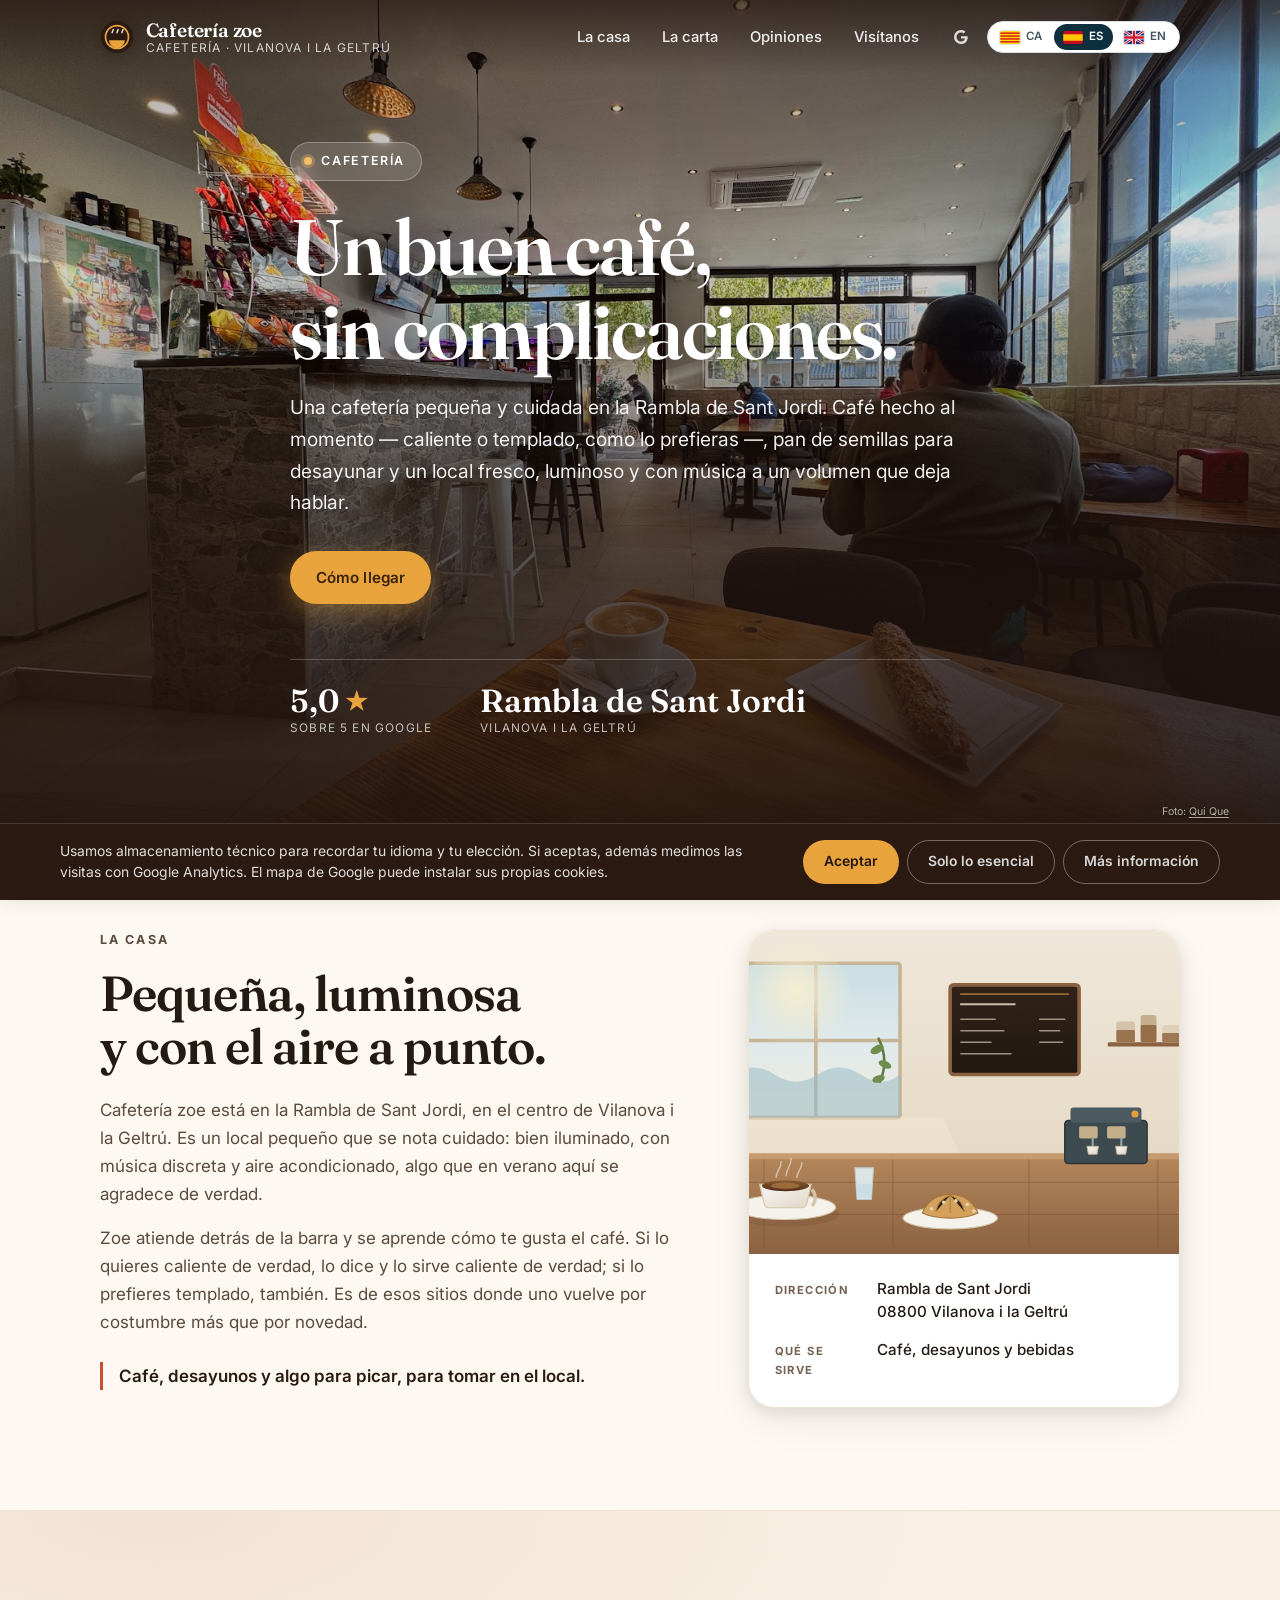
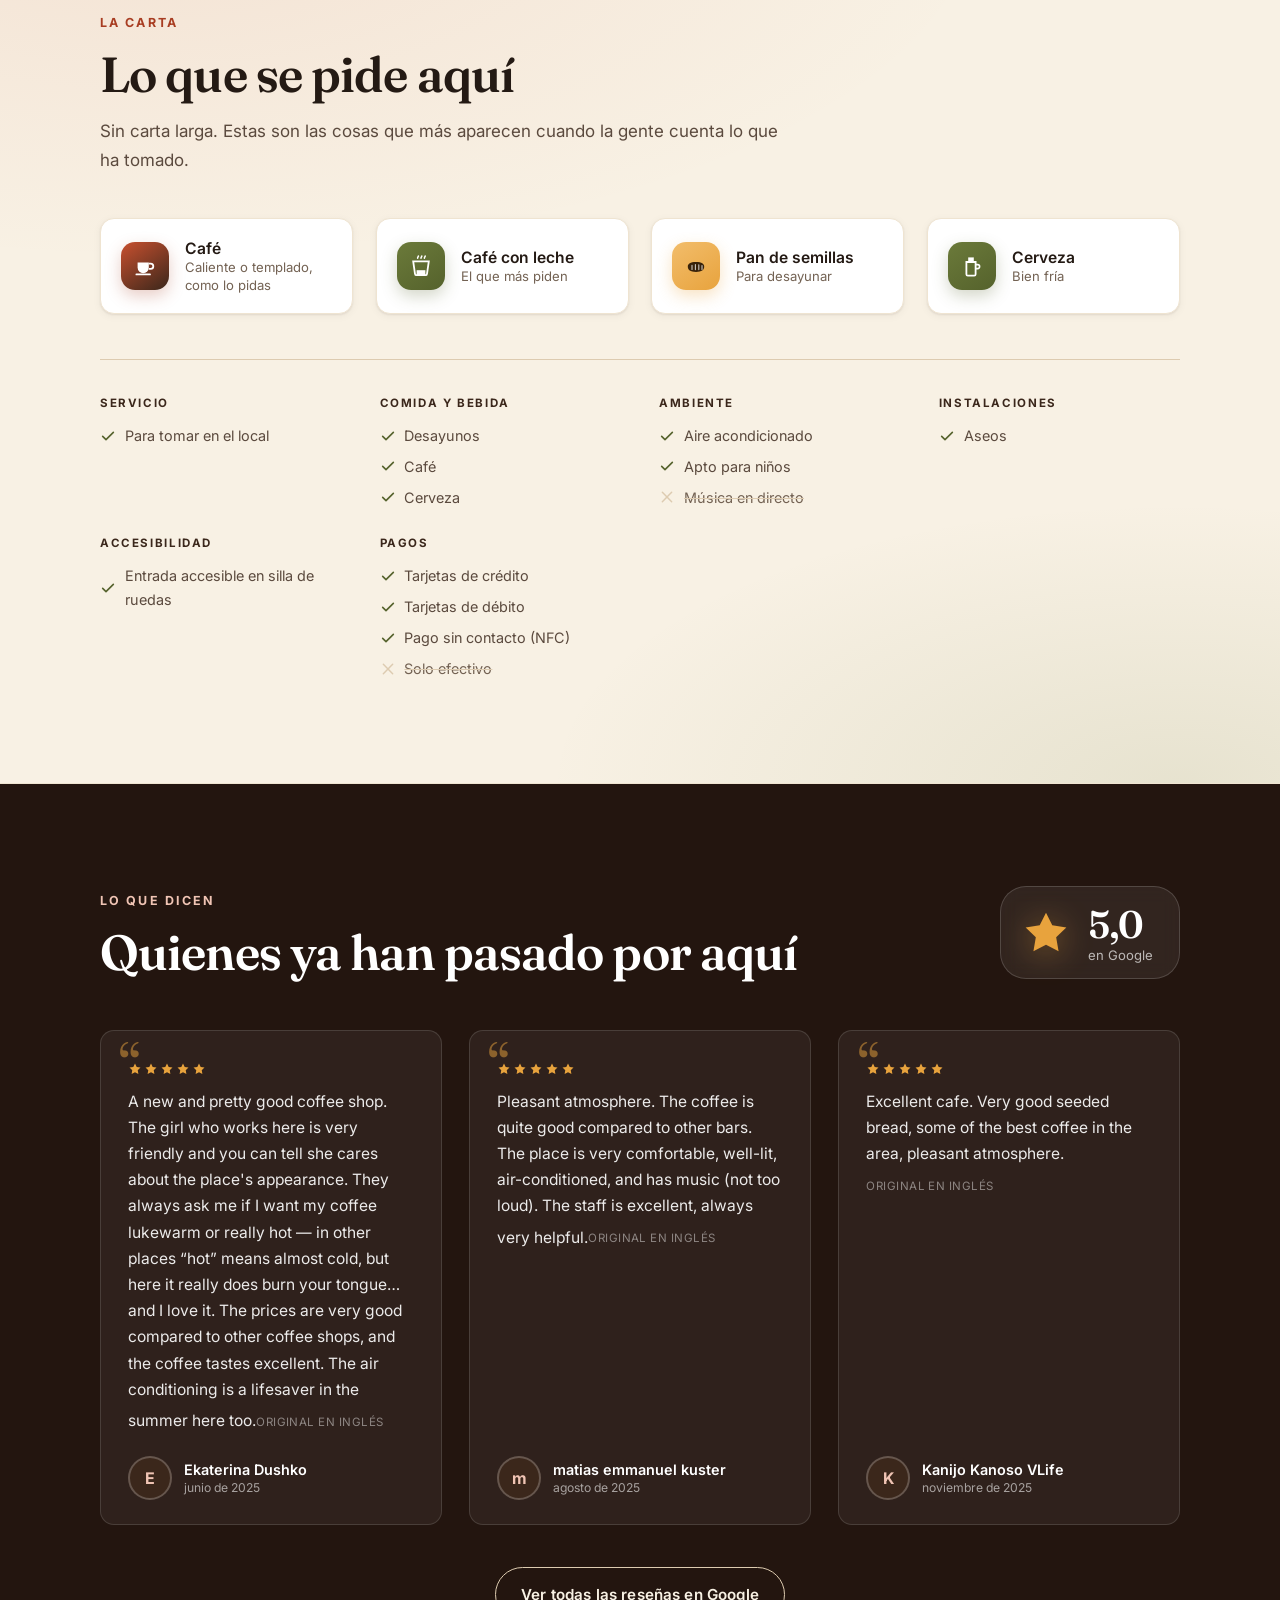
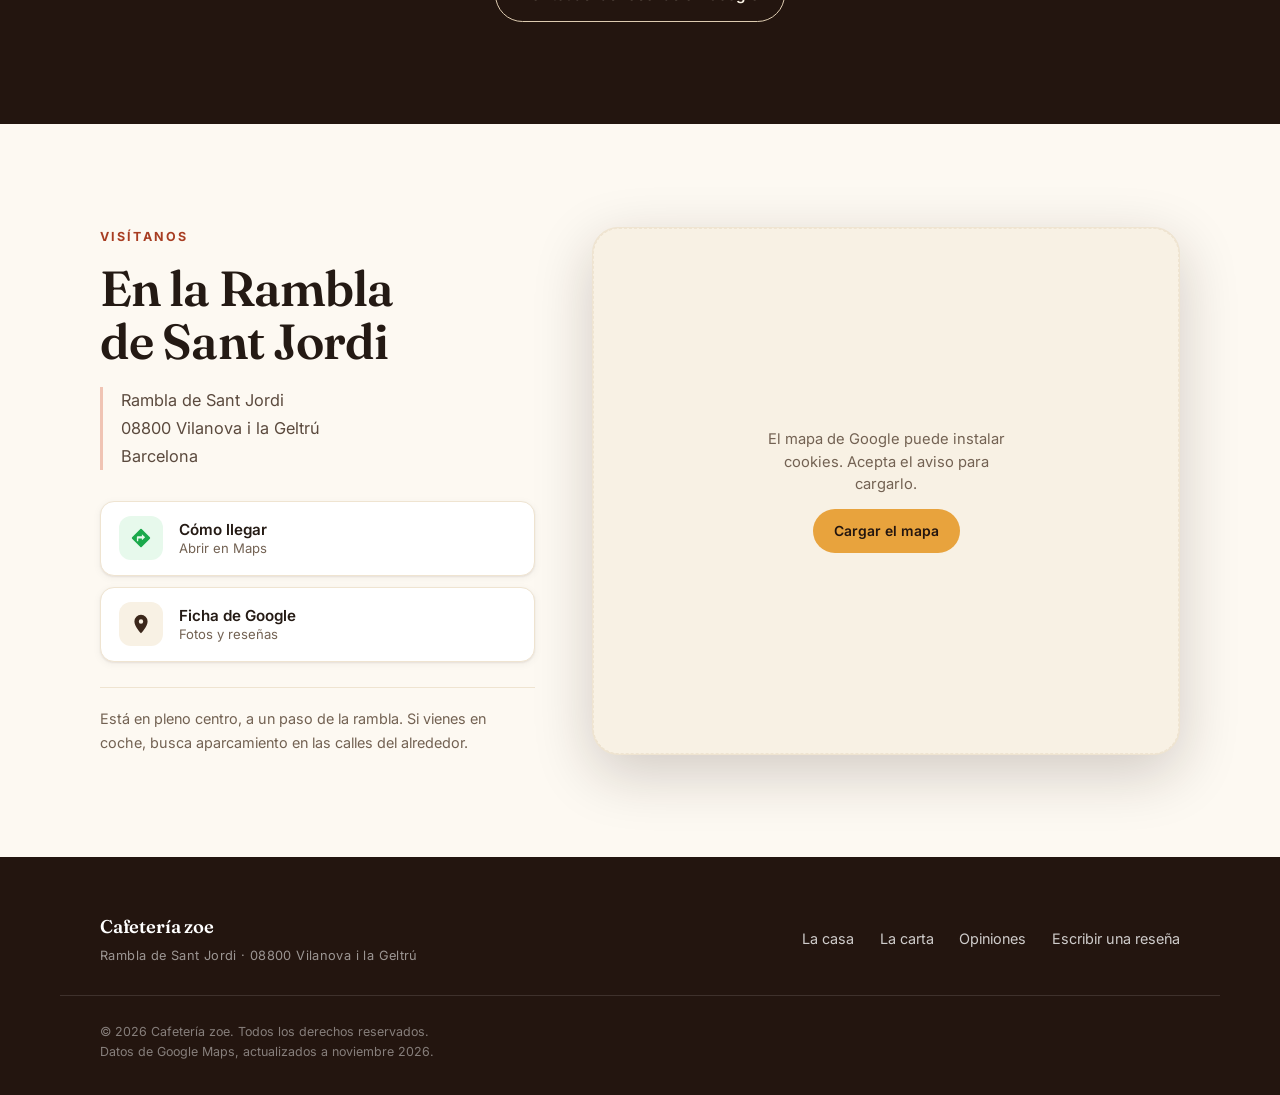
<file: es/index.html>
<!DOCTYPE html>
<html lang="es-ES" dir="ltr">
<head>
<meta charset="utf-8">
<meta name="viewport" content="width=device-width, initial-scale=1, viewport-fit=cover">
<title>Cafetería zoe — Café de barrio en la Rambla de Sant Jordi, Vilanova i la Geltrú</title>
<meta name="description" content="Cafetería zoe, en la Rambla de Sant Jordi de Vilanova i la Geltrú. Café bien hecho, pan de semillas, aire acondicionado y un trato cercano. 5,0 sobre 5 en Google.">
<meta name="theme-color" content="#2a1a12">
<meta name="format-detection" content="telephone=no">

<link rel="canonical" href="https://cafeteria-zoe.vilanovailageltru.info/es/">
<link rel="alternate" hreflang="ca-ES" href="https://cafeteria-zoe.vilanovailageltru.info/">
<link rel="alternate" hreflang="es-ES" href="https://cafeteria-zoe.vilanovailageltru.info/es/">
<link rel="alternate" hreflang="en-GB" href="https://cafeteria-zoe.vilanovailageltru.info/en/">
<link rel="alternate" hreflang="x-default" href="https://cafeteria-zoe.vilanovailageltru.info/">

<!-- Google Analytics 4, consent-gated: nothing is fetched from Google until the
     visitor accepts, and storage stays denied by default until then. -->
<script>
  (function () {
    var ID = 'G-71LT2Q093H';
    var KEY = 'cookie-consent-v1';
    var accepted = false;
    try { accepted = localStorage.getItem(KEY) === 'accepted'; } catch (e) {}

    window.dataLayer = window.dataLayer || [];
    window.gtag = function () { window.dataLayer.push(arguments); };
    gtag('js', new Date());

    gtag('consent', 'default', {
      ad_storage: 'denied',
      ad_user_data: 'denied',
      ad_personalization: 'denied',
      analytics_storage: 'denied'
    });

    function load() {
      if (window.__gaLoaded) return;
      window.__gaLoaded = true;
      var s = document.createElement('script');
      s.async = true;
      s.src = 'https://www.googletagmanager.com/gtag/js?id=' + ID;
      document.head.appendChild(s);
      gtag('config', ID);
    }

    function grant() {
      load();
      gtag('consent', 'update', {
        ad_storage: 'granted',
        ad_user_data: 'granted',
        ad_personalization: 'granted',
        analytics_storage: 'granted'
      });
    }

    window.__analyticsConsent = function (isAccepted) {
      try { localStorage.setItem(KEY, isAccepted ? 'accepted' : 'essential'); } catch (e) {}
      if (isAccepted) grant();
    };

    if (accepted) grant();
  })();
</script>

<meta property="og:type" content="business.business">
<meta property="og:site_name" content="Cafetería zoe">
<meta property="og:title" content="Cafetería zoe — Café de barrio en Vilanova i la Geltrú">
<meta property="og:description" content="Café bien hecho, pan de semillas y un local fresco y tranquilo en la Rambla de Sant Jordi. 5,0 sobre 5 en Google.">
<meta property="og:image" content="https://cafeteria-zoe.vilanovailageltru.info/assets/photos/og.png">
<meta property="og:image:width" content="1200">
<meta property="og:image:height" content="630">
<meta property="og:image:alt" content="Ilustración del interior de Cafetería zoe, con tazas de café y mesas junto a la ventana">
<meta property="og:url" content="https://cafeteria-zoe.vilanovailageltru.info/es/">
<meta property="og:locale" content="es_ES">
<meta property="og:locale:alternate" content="ca_ES">
<meta property="og:locale:alternate" content="en_GB">
<meta name="twitter:card" content="summary_large_image">
<meta name="twitter:title" content="Cafetería zoe — Café de barrio en Vilanova i la Geltrú">
<meta name="twitter:description" content="Café bien hecho, pan de semillas y un local fresco y tranquilo en la Rambla de Sant Jordi. 5,0 sobre 5 en Google.">
<meta name="twitter:image" content="https://cafeteria-zoe.vilanovailageltru.info/assets/photos/og.png">

<link rel="icon" href="../assets/photos/favicon.svg" type="image/svg+xml">
<link rel="apple-touch-icon" href="../assets/photos/apple-touch-icon.png">
<link rel="manifest" href="../manifest.webmanifest">

<link rel="preconnect" href="https://fonts.googleapis.com">
<link rel="preconnect" href="https://fonts.gstatic.com" crossorigin>
<link href="https://fonts.googleapis.com/css2?family=Fraunces:ital,opsz,wght@0,9..144,400;0,9..144,600;0,9..144,700;1,9..144,400&family=Inter:wght@400;500;600;700&display=swap" rel="stylesheet">
<link rel="stylesheet" href="../assets/css/components.css">
<link rel="stylesheet" href="../assets/css/header-tools.css">
<link rel="stylesheet" href="../assets/css/styles.css">
<link rel="stylesheet" href="../assets/css/offer-panel.css">

<script>
  /* Applied before first paint so returning visitors never see the notice flash.
     "essential" (a refusal) also counts as decided: the banner stays away. */
  try {
    var choice = localStorage.getItem('cookie-consent-v1');
    if (choice === 'accepted') document.documentElement.classList.add('js-consent');
    else if (choice === 'essential') document.documentElement.classList.add('js-decided');
  } catch (e) { /* storage blocked */ }
</script>
<script type="application/ld+json">{
  "@context": "https://schema.org",
  "@type": "CafeOrCoffeeShop",
  "@id": "https://cafeteria-zoe.vilanovailageltru.info/es/",
  "name": "Cafetería zoe",
  "url": "https://cafeteria-zoe.vilanovailageltru.info/es/",
  "image": {
    "@type": "ImageObject",
    "contentUrl": "https://cafeteria-zoe.vilanovailageltru.info/assets/photos/hero-photo.jpg",
    "creditText": "Qui Que",
    "creator": {
      "@type": "Person",
      "name": "Qui Que",
      "url": "https://maps.google.com/maps/contrib/104445229420502414514"
    }
  },
  "description": "Cafetería zoe, en la Rambla de Sant Jordi de Vilanova i la Geltrú. Café bien hecho, pan de semillas, aire acondicionado y un trato cercano. 5,0 sobre 5 en Google.",
  "address": {
    "@type": "PostalAddress",
    "streetAddress": "Rambla de Sant Jordi",
    "addressLocality": "Vilanova i la Geltrú",
    "addressRegion": "Barcelona",
    "postalCode": "08800",
    "addressCountry": "ES"
  },
  "geo": {
    "@type": "GeoCoordinates",
    "latitude": 41.2258144,
    "longitude": 1.7318611
  },
  "inLanguage": "es-ES",
  "servesCuisine": "Coffee, Breakfast",
  "currenciesAccepted": "EUR",
  "paymentAccepted": "Cash, Credit Card, Debit Card, Contactless",
  "aggregateRating": {
    "@type": "AggregateRating",
    "ratingValue": 5,
    "reviewCount": 10,
    "bestRating": 5,
    "worstRating": 1
  },
  "hasMap": "https://maps.google.com/?cid=3177230623183732376",
  "sameAs": [
    "https://maps.google.com/?cid=3177230623183732376"
  ],
  "publicAccess": true
}</script>
</head>
<body>

<a class="skip" href="#main">Ir al contenido</a>

<header class="site-header" id="top">
  <div class="wrap header-inner">
    <a class="brand" href="../" aria-label="Cafetería zoe — inicio">
      <span class="brand-mark" aria-hidden="true">
        <svg viewBox="0 0 32 32" width="32" height="32" focusable="false">
          <circle cx="16" cy="16" r="15" fill="#2a1a12"/>
          <circle cx="16" cy="16" r="10.8" fill="none" stroke="#e8a33d" stroke-width="1.6"/>
          <path d="M8.6 19.1h14.8a7.4 7.4 0 0 1-14.8 0Z" fill="#e8a33d"/>
          <path d="M11.4 12.1c0-1.5 1.1-2.1 1.1-3.3M16 12.1c0-1.5 1.1-2.1 1.1-3.3M20.6 12.1c0-1.5 1.1-2.1 1.1-3.3"
                fill="none" stroke="#f2ece1" stroke-width="1.3" stroke-linecap="round"/>
        </svg>
      </span>
      <span class="brand-text">
        <span class="brand-name">Cafetería zoe</span>
        <span class="brand-sub">Cafetería · Vilanova i la Geltrú</span>
      </span>
    </a>

    <nav class="nav" aria-label="Navegación principal">
      <a href="#about">La casa</a>
      <a href="#kitchen">La carta</a>
      <a href="#reviews">Opiniones</a>
      <a href="#visit">Visítanos</a>
    </nav>

    <div class="header-tools">

      <ul class="social-bar social-bar--header" aria-label="Redes sociales">
        <a class="social-link" href="https://maps.google.com/?cid=3177230623183732376" target="_blank" rel="noopener noreferrer me"
           aria-label="Google (se abre en una pestaña nueva)">
          <svg viewBox="0 0 24 24" width="18" height="18" aria-hidden="true" focusable="false"><path fill="currentColor" d="M21.35 11.1H12v2.9h5.35c-.25 1.35-1.7 3.95-5.35 3.95A5.95 5.95 0 0 1 6 12a5.95 5.95 0 0 1 6-5.95c1.7 0 2.85.72 3.5 1.34l2.4-2.31C16.35 3.6 14.4 2.7 12 2.7A9.3 9.3 0 0 0 2.7 12 9.3 9.3 0 0 0 12 21.3c5.35 0 8.9-3.76 8.9-9.05 0-.6-.07-1.06-.15-1.15Z"/></svg>
        </a>
      </ul>

      <nav class="langs" aria-label="Cambiar idioma"><a class="langs__link" href="../" hreflang="ca" lang="ca">
        <span class="langs__flag" aria-hidden="true"><svg viewBox="0 0 24 16"><rect width="24" height="16" fill="#fcdd09"/><g fill="#da121a"><rect y="1.7778" width="24" height="1.7778"/><rect y="5.3334" width="24" height="1.7778"/><rect y="8.889" width="24" height="1.7778"/><rect y="12.4446" width="24" height="1.7778"/></g></svg></span>
        <span class="langs__code">ca</span>
        <span class="sr-only">CA</span>
      </a><a class="langs__link" href="./" hreflang="es" lang="es" aria-current="true">
        <span class="langs__flag" aria-hidden="true"><svg viewBox="0 0 24 16"><rect width="24" height="16" fill="#c60b1e"/><rect y="4" width="24" height="8" fill="#ffc400"/></svg></span>
        <span class="langs__code">es</span>
        <span class="sr-only">ES</span>
      </a><a class="langs__link" href="../en/" hreflang="en" lang="en">
        <span class="langs__flag" aria-hidden="true"><svg viewBox="0 0 24 16"><rect width="24" height="16" fill="#00247d"/><path d="M0 0 24 16M24 0 0 16" stroke="#fff" stroke-width="3.2"/><path d="M0 0 24 16M24 0 0 16" stroke="#cf142b" stroke-width="1.6"/><path d="M12 0v16M0 8h24" stroke="#fff" stroke-width="5.2"/><path d="M12 0v16M0 8h24" stroke="#cf142b" stroke-width="3"/></svg></span>
        <span class="langs__code">en</span>
        <span class="sr-only">EN</span>
      </a></nav>
      <button class="nav-toggle" type="button" aria-expanded="false" aria-controls="mobile-nav"
              aria-label="Abrir menú" data-label-open="Abrir menú" data-label-close="Cerrar menú">
        <span></span><span></span><span></span>
      </button>
    </div>
  </div>

  <div class="mobile-nav" id="mobile-nav" hidden>
    <nav aria-label="Navegación principal">
      <a href="#about">La casa</a>
      <a href="#kitchen">La carta</a>
      <a href="#reviews">Opiniones</a>
      <a href="#visit">Visítanos</a>
    </nav>

      <ul class="social-bar social-bar--mobile" aria-label="Redes sociales">
        <a class="social-link" href="https://maps.google.com/?cid=3177230623183732376" target="_blank" rel="noopener noreferrer me"
           aria-label="Google (se abre en una pestaña nueva)">
          <svg viewBox="0 0 24 24" width="18" height="18" aria-hidden="true" focusable="false"><path fill="currentColor" d="M21.35 11.1H12v2.9h5.35c-.25 1.35-1.7 3.95-5.35 3.95A5.95 5.95 0 0 1 6 12a5.95 5.95 0 0 1 6-5.95c1.7 0 2.85.72 3.5 1.34l2.4-2.31C16.35 3.6 14.4 2.7 12 2.7A9.3 9.3 0 0 0 2.7 12 9.3 9.3 0 0 0 12 21.3c5.35 0 8.9-3.76 8.9-9.05 0-.6-.07-1.06-.15-1.15Z"/></svg>
        </a>
      </ul>

      <nav class="langs" aria-label="Cambiar idioma"><a class="langs__link" href="../" hreflang="ca" lang="ca">
        <span class="langs__flag" aria-hidden="true"><svg viewBox="0 0 24 16"><rect width="24" height="16" fill="#fcdd09"/><g fill="#da121a"><rect y="1.7778" width="24" height="1.7778"/><rect y="5.3334" width="24" height="1.7778"/><rect y="8.889" width="24" height="1.7778"/><rect y="12.4446" width="24" height="1.7778"/></g></svg></span>
        <span class="langs__code">ca</span>
        <span class="sr-only">CA</span>
      </a><a class="langs__link" href="./" hreflang="es" lang="es" aria-current="true">
        <span class="langs__flag" aria-hidden="true"><svg viewBox="0 0 24 16"><rect width="24" height="16" fill="#c60b1e"/><rect y="4" width="24" height="8" fill="#ffc400"/></svg></span>
        <span class="langs__code">es</span>
        <span class="sr-only">ES</span>
      </a><a class="langs__link" href="../en/" hreflang="en" lang="en">
        <span class="langs__flag" aria-hidden="true"><svg viewBox="0 0 24 16"><rect width="24" height="16" fill="#00247d"/><path d="M0 0 24 16M24 0 0 16" stroke="#fff" stroke-width="3.2"/><path d="M0 0 24 16M24 0 0 16" stroke="#cf142b" stroke-width="1.6"/><path d="M12 0v16M0 8h24" stroke="#fff" stroke-width="5.2"/><path d="M12 0v16M0 8h24" stroke="#cf142b" stroke-width="3"/></svg></span>
        <span class="langs__code">en</span>
        <span class="sr-only">EN</span>
      </a></nav>
  </div>
</header>

<main id="main">

  <section class="hero" aria-labelledby="hero-title">
    <div class="hero-media">
      <img src="../assets/photos/hero-photo.jpg"
             alt="Cafetería zoe — foto de la cafetería" width="1600" height="1200"
             fetchpriority="high" decoding="async">
      <div class="hero-scrim"></div>
    </div>
    <p class="hero-credit" data-photo-credit>Foto: <a href="https://maps.google.com/maps/contrib/104445229420502414514" target="_blank" rel="noopener nofollow">Qui Que</a></p>

    <div class="wrap hero-inner">
      <p class="hero-eyebrow">
        <span class="dot" aria-hidden="true"></span>
        <span>Cafetería</span>
      </p>

      <h1 id="hero-title">Un buen café,<br>sin complicaciones.</h1>
      <p class="hero-lede">Una cafetería pequeña y cuidada en la Rambla de Sant Jordi. Café hecho al momento — caliente o templado, como lo prefieras —, pan de semillas para desayunar y un local fresco, luminoso y con música a un volumen que deja hablar.</p>

      <div class="hero-actions">
        <a class="btn btn-primary" href="#visit">Cómo llegar</a>

      </div>

      <ul class="hero-stats" aria-label="De un vistazo">
        <li>
          <span class="stat-value">5,0<span class="stat-star" aria-hidden="true">★</span></span>
          <span class="stat-label">sobre 5 en Google</span>
        </li>

        <li>
          <span class="stat-value">Rambla de Sant Jordi</span>
          <span class="stat-label">Vilanova i la Geltrú</span>
        </li>
      </ul>
    </div>
  </section>

  <section class="section about" id="about" aria-labelledby="about-title">
    <div class="wrap about-grid">
      <div class="about-copy">
        <p class="eyebrow">La casa</p>
        <h2 id="about-title">Pequeña, luminosa<br>y con el aire a punto.</h2>
        <p>Cafetería zoe está en la Rambla de Sant Jordi, en el centro de Vilanova i la Geltrú. Es un local pequeño que se nota cuidado: bien iluminado, con música discreta y aire acondicionado, algo que en verano aquí se agradece de verdad.</p>
        <p>Zoe atiende detrás de la barra y se aprende cómo te gusta el café. Si lo quieres caliente de verdad, lo dice y lo sirve caliente de verdad; si lo prefieres templado, también. Es de esos sitios donde uno vuelve por costumbre más que por novedad.</p>
        <p class="about-note">Café, desayunos y algo para picar, para tomar en el local.</p>
      </div>

      <div class="about-card">
        <div class="about-card-media">
          <img src="../assets/photos/poster.svg" alt="Ilustración del interior de Cafetería zoe, con tazas de café y mesas junto a la ventana" width="800" height="600" loading="lazy" decoding="async">
        </div>
        <dl class="about-facts">
          <div>
            <dt>Dirección</dt>
            <dd>Rambla de Sant Jordi<br>08800 Vilanova i la Geltrú</dd>
          </div>

          <div>
            <dt>Qué se sirve</dt>
            <dd>Café, desayunos y bebidas</dd>
          </div>
        </dl>
      </div>
    </div>
  </section>

  <section class="section kitchen" id="kitchen" aria-labelledby="kitchen-title">
    <div class="wrap">
      <p class="eyebrow">La carta</p>
      <h2 id="kitchen-title">Lo que se pide aquí</h2>
      <p class="kitchen-lede">Sin carta larga. Estas son las cosas que más aparecen cuando la gente cuenta lo que ha tomado.</p>

      <ul class="dish-grid">
        <li class="dish">
          <span class="dish-icon" aria-hidden="true">
            <svg viewBox="0 0 24 24" width="24" height="24" focusable="false"><path d="M4.6 8.4h11.2v5.2a5.6 5.6 0 0 1-11.2 0Z" fill="currentColor"/><path d="M15.8 9.6h1.9a2.6 2.6 0 0 1 0 5.2h-1.9" fill="none" stroke="currentColor" stroke-width="1.8"/><path d="M3.4 20.4h13.6" stroke="currentColor" stroke-width="1.8" stroke-linecap="round"/></svg>
          </span>
          <span class="dish-text">
            <strong>Café</strong>
            <small>Caliente o templado, como lo pidas</small>
          </span>
        </li>
        <li class="dish">
          <span class="dish-icon" aria-hidden="true">
            <svg viewBox="0 0 24 24" width="24" height="24" focusable="false"><path d="M4.2 7.4h15.6l-1.8 12.4a1.6 1.6 0 0 1-1.6 1.4H7.6a1.6 1.6 0 0 1-1.6-1.4Z" fill="none" stroke="currentColor" stroke-width="1.8"/><path d="M7.6 16.2h8.8v5h-8.8Z" fill="currentColor"/><path d="M8.6 4.2c0-1 .8-1.4.8-2.2M12 4.2c0-1 .8-1.4.8-2.2M15.4 4.2c0-1 .8-1.4.8-2.2" stroke="currentColor" stroke-width="1.5" stroke-linecap="round" fill="none"/></svg>
          </span>
          <span class="dish-text">
            <strong>Café con leche</strong>
            <small>El que más piden</small>
          </span>
        </li>
        <li class="dish">
          <span class="dish-icon" aria-hidden="true">
            <svg viewBox="0 0 24 24" width="24" height="24" focusable="false"><path d="M3.8 12.6c0-2.8 2.4-4.6 8.2-4.6s8.2 1.8 8.2 4.6c0 3.4-2.4 5.4-8.2 5.4s-8.2-2-8.2-5.4Z" fill="currentColor"/><g stroke="#fff" stroke-width="1.1" opacity="0.75" stroke-linecap="round"><path d="M8 11.4v4M11.4 10.6v5M14.8 10.8v4.8M18 11.6v3.8"/></g></svg>
          </span>
          <span class="dish-text">
            <strong>Pan de semillas</strong>
            <small>Para desayunar</small>
          </span>
        </li>
        <li class="dish">
          <span class="dish-icon" aria-hidden="true">
            <svg viewBox="0 0 24 24" width="24" height="24" focusable="false"><path d="M6.4 8h9.2v12.2a1.4 1.4 0 0 1-1.4 1.4H7.8a1.4 1.4 0 0 1-1.4-1.4Z" fill="none" stroke="currentColor" stroke-width="1.8"/><path d="M8.2 3.4h5.6v4.6H8.2Z" fill="currentColor"/><path d="M15.6 10.6h2a2 2 0 0 1 0 4h-2" fill="none" stroke="currentColor" stroke-width="1.6"/></svg>
          </span>
          <span class="dish-text">
            <strong>Cerveza</strong>
            <small>Bien fría</small>
          </span>
        </li></ul>

      <div class="feature-columns"><div class="cap-inner">
        <div class="cap-group">
          <h3 class="cap-title">Servicio</h3>
          <ul class="cap-list"><li class="cap is-yes"><svg viewBox="0 0 24 24" fill="none" stroke="currentColor" stroke-width="2.4" stroke-linecap="round" stroke-linejoin="round" aria-hidden="true"><path d="m4 12.5 5 5L20 6.5"/></svg><span>Para tomar en el local</span></li></ul>
        </div>
        <div class="cap-group">
          <h3 class="cap-title">Comida y bebida</h3>
          <ul class="cap-list"><li class="cap is-yes"><svg viewBox="0 0 24 24" fill="none" stroke="currentColor" stroke-width="2.4" stroke-linecap="round" stroke-linejoin="round" aria-hidden="true"><path d="m4 12.5 5 5L20 6.5"/></svg><span>Desayunos</span></li><li class="cap is-yes"><svg viewBox="0 0 24 24" fill="none" stroke="currentColor" stroke-width="2.4" stroke-linecap="round" stroke-linejoin="round" aria-hidden="true"><path d="m4 12.5 5 5L20 6.5"/></svg><span>Café</span></li><li class="cap is-yes"><svg viewBox="0 0 24 24" fill="none" stroke="currentColor" stroke-width="2.4" stroke-linecap="round" stroke-linejoin="round" aria-hidden="true"><path d="m4 12.5 5 5L20 6.5"/></svg><span>Cerveza</span></li></ul>
        </div>
        <div class="cap-group">
          <h3 class="cap-title">Ambiente</h3>
          <ul class="cap-list"><li class="cap is-yes"><svg viewBox="0 0 24 24" fill="none" stroke="currentColor" stroke-width="2.4" stroke-linecap="round" stroke-linejoin="round" aria-hidden="true"><path d="m4 12.5 5 5L20 6.5"/></svg><span>Aire acondicionado</span></li><li class="cap is-yes"><svg viewBox="0 0 24 24" fill="none" stroke="currentColor" stroke-width="2.4" stroke-linecap="round" stroke-linejoin="round" aria-hidden="true"><path d="m4 12.5 5 5L20 6.5"/></svg><span>Apto para niños</span></li><li class="cap is-no"><svg viewBox="0 0 24 24" fill="none" stroke="currentColor" stroke-width="2.2" stroke-linecap="round" aria-hidden="true"><path d="m5 5 14 14M19 5 5 19"/></svg><span>Música en directo</span></li></ul>
        </div>
        <div class="cap-group">
          <h3 class="cap-title">Instalaciones</h3>
          <ul class="cap-list"><li class="cap is-yes"><svg viewBox="0 0 24 24" fill="none" stroke="currentColor" stroke-width="2.4" stroke-linecap="round" stroke-linejoin="round" aria-hidden="true"><path d="m4 12.5 5 5L20 6.5"/></svg><span>Aseos</span></li></ul>
        </div>
        <div class="cap-group">
          <h3 class="cap-title">Accesibilidad</h3>
          <ul class="cap-list"><li class="cap is-yes"><svg viewBox="0 0 24 24" fill="none" stroke="currentColor" stroke-width="2.4" stroke-linecap="round" stroke-linejoin="round" aria-hidden="true"><path d="m4 12.5 5 5L20 6.5"/></svg><span>Entrada accesible en silla de ruedas</span></li></ul>
        </div>
        <div class="cap-group">
          <h3 class="cap-title">Pagos</h3>
          <ul class="cap-list"><li class="cap is-yes"><svg viewBox="0 0 24 24" fill="none" stroke="currentColor" stroke-width="2.4" stroke-linecap="round" stroke-linejoin="round" aria-hidden="true"><path d="m4 12.5 5 5L20 6.5"/></svg><span>Tarjetas de crédito</span></li><li class="cap is-yes"><svg viewBox="0 0 24 24" fill="none" stroke="currentColor" stroke-width="2.4" stroke-linecap="round" stroke-linejoin="round" aria-hidden="true"><path d="m4 12.5 5 5L20 6.5"/></svg><span>Tarjetas de débito</span></li><li class="cap is-yes"><svg viewBox="0 0 24 24" fill="none" stroke="currentColor" stroke-width="2.4" stroke-linecap="round" stroke-linejoin="round" aria-hidden="true"><path d="m4 12.5 5 5L20 6.5"/></svg><span>Pago sin contacto (NFC)</span></li><li class="cap is-no"><svg viewBox="0 0 24 24" fill="none" stroke="currentColor" stroke-width="2.2" stroke-linecap="round" aria-hidden="true"><path d="m5 5 14 14M19 5 5 19"/></svg><span>Solo efectivo</span></li></ul>
        </div>
      </div></div>
    </div>
  </section>

  <section class="section reviews" id="reviews" aria-labelledby="reviews-title">
    <div class="wrap">
      <div class="reviews-head">
        <div>
          <p class="eyebrow">Lo que dicen</p>
          <h2 id="reviews-title">Quienes ya han pasado por aquí</h2>
        </div>
        <div class="rating-badge" role="img" aria-label="Valoración de 5,0 sobre 5 basada en 10 reseñas de Google">
          <span class="rating-star" aria-hidden="true">
            <svg viewBox="0 0 24 24" width="56" height="56" focusable="false"><path fill="currentColor" d="m12 2.6 2.9 5.88 6.49.94-4.7 4.58 1.11 6.46L12 17.4l-5.8 3.06 1.1-6.46-4.69-4.58 6.49-.94L12 2.6Z"/></svg>
          </span>
          <span class="rating-body">
            <span class="rating-value">5,0</span>
            <span class="rating-meta"><span></span> en Google</span>
          </span>
        </div>
      </div>

      <ul class="review-grid" id="review-grid">
        <li class="review">
          <span class="review-stars" aria-label="5 / 5"><span class=""><svg viewBox="0 0 24 24" fill="currentColor" aria-hidden="true" focusable="false"><path d="m12 2.6 2.9 5.88 6.49.94-4.7 4.58 1.11 6.46L12 17.4l-5.8 3.06 1.1-6.46-4.69-4.58 6.49-.94L12 2.6Z"/></svg></span><span class=""><svg viewBox="0 0 24 24" fill="currentColor" aria-hidden="true" focusable="false"><path d="m12 2.6 2.9 5.88 6.49.94-4.7 4.58 1.11 6.46L12 17.4l-5.8 3.06 1.1-6.46-4.69-4.58 6.49-.94L12 2.6Z"/></svg></span><span class=""><svg viewBox="0 0 24 24" fill="currentColor" aria-hidden="true" focusable="false"><path d="m12 2.6 2.9 5.88 6.49.94-4.7 4.58 1.11 6.46L12 17.4l-5.8 3.06 1.1-6.46-4.69-4.58 6.49-.94L12 2.6Z"/></svg></span><span class=""><svg viewBox="0 0 24 24" fill="currentColor" aria-hidden="true" focusable="false"><path d="m12 2.6 2.9 5.88 6.49.94-4.7 4.58 1.11 6.46L12 17.4l-5.8 3.06 1.1-6.46-4.69-4.58 6.49-.94L12 2.6Z"/></svg></span><span class=""><svg viewBox="0 0 24 24" fill="currentColor" aria-hidden="true" focusable="false"><path d="m12 2.6 2.9 5.88 6.49.94-4.7 4.58 1.11 6.46L12 17.4l-5.8 3.06 1.1-6.46-4.69-4.58 6.49-.94L12 2.6Z"/></svg></span></span>
          <blockquote><p lang="en">A new and pretty good coffee shop. The girl who works here is very friendly and you can tell she cares about the place&#39;s appearance. They always ask me if I want my coffee lukewarm or really hot — in other places “hot” means almost cold, but here it really does burn your tongue… and I love it. The prices are very good compared to other coffee shops, and the coffee tastes excellent. The air conditioning is a lifesaver in the summer here too.</p><span class="review-lang">Original en inglés</span></blockquote>
          <footer>
            <span class="review-avatar">
              <span class="review-avatar-fallback" aria-hidden="true">E</span><img src="https://lh3.googleusercontent.com/a-/ALV-UjXIGo6UN05FT6J5Qw9cKRCToE-skM4EIBMZP0FYzMnKMgACXDaB=s128-c0x00000000-cc-rp-mo-ba3" alt="" width="44" height="44" loading="lazy" decoding="async" referrerpolicy="no-referrer" onerror="this.remove()">
            </span>
            <span class="review-meta">
              <strong>Ekaterina Dushko</strong>
              <small>junio de 2025</small>
            </span>
          </footer>
        </li>
        <li class="review">
          <span class="review-stars" aria-label="5 / 5"><span class=""><svg viewBox="0 0 24 24" fill="currentColor" aria-hidden="true" focusable="false"><path d="m12 2.6 2.9 5.88 6.49.94-4.7 4.58 1.11 6.46L12 17.4l-5.8 3.06 1.1-6.46-4.69-4.58 6.49-.94L12 2.6Z"/></svg></span><span class=""><svg viewBox="0 0 24 24" fill="currentColor" aria-hidden="true" focusable="false"><path d="m12 2.6 2.9 5.88 6.49.94-4.7 4.58 1.11 6.46L12 17.4l-5.8 3.06 1.1-6.46-4.69-4.58 6.49-.94L12 2.6Z"/></svg></span><span class=""><svg viewBox="0 0 24 24" fill="currentColor" aria-hidden="true" focusable="false"><path d="m12 2.6 2.9 5.88 6.49.94-4.7 4.58 1.11 6.46L12 17.4l-5.8 3.06 1.1-6.46-4.69-4.58 6.49-.94L12 2.6Z"/></svg></span><span class=""><svg viewBox="0 0 24 24" fill="currentColor" aria-hidden="true" focusable="false"><path d="m12 2.6 2.9 5.88 6.49.94-4.7 4.58 1.11 6.46L12 17.4l-5.8 3.06 1.1-6.46-4.69-4.58 6.49-.94L12 2.6Z"/></svg></span><span class=""><svg viewBox="0 0 24 24" fill="currentColor" aria-hidden="true" focusable="false"><path d="m12 2.6 2.9 5.88 6.49.94-4.7 4.58 1.11 6.46L12 17.4l-5.8 3.06 1.1-6.46-4.69-4.58 6.49-.94L12 2.6Z"/></svg></span></span>
          <blockquote><p lang="en">Pleasant atmosphere. The coffee is quite good compared to other bars. The place is very comfortable, well-lit, air-conditioned, and has music (not too loud). The staff is excellent, always very helpful.</p><span class="review-lang">Original en inglés</span></blockquote>
          <footer>
            <span class="review-avatar">
              <span class="review-avatar-fallback" aria-hidden="true">m</span><img src="https://lh3.googleusercontent.com/a/ACg8ocKuXvPurfQM8psK6gtdzcBAaMYo27EzDgsg7vOaFLICn7niVA=s128-c0x00000000-cc-rp-mo" alt="" width="44" height="44" loading="lazy" decoding="async" referrerpolicy="no-referrer" onerror="this.remove()">
            </span>
            <span class="review-meta">
              <strong>matias emmanuel kuster</strong>
              <small>agosto de 2025</small>
            </span>
          </footer>
        </li>
        <li class="review">
          <span class="review-stars" aria-label="5 / 5"><span class=""><svg viewBox="0 0 24 24" fill="currentColor" aria-hidden="true" focusable="false"><path d="m12 2.6 2.9 5.88 6.49.94-4.7 4.58 1.11 6.46L12 17.4l-5.8 3.06 1.1-6.46-4.69-4.58 6.49-.94L12 2.6Z"/></svg></span><span class=""><svg viewBox="0 0 24 24" fill="currentColor" aria-hidden="true" focusable="false"><path d="m12 2.6 2.9 5.88 6.49.94-4.7 4.58 1.11 6.46L12 17.4l-5.8 3.06 1.1-6.46-4.69-4.58 6.49-.94L12 2.6Z"/></svg></span><span class=""><svg viewBox="0 0 24 24" fill="currentColor" aria-hidden="true" focusable="false"><path d="m12 2.6 2.9 5.88 6.49.94-4.7 4.58 1.11 6.46L12 17.4l-5.8 3.06 1.1-6.46-4.69-4.58 6.49-.94L12 2.6Z"/></svg></span><span class=""><svg viewBox="0 0 24 24" fill="currentColor" aria-hidden="true" focusable="false"><path d="m12 2.6 2.9 5.88 6.49.94-4.7 4.58 1.11 6.46L12 17.4l-5.8 3.06 1.1-6.46-4.69-4.58 6.49-.94L12 2.6Z"/></svg></span><span class=""><svg viewBox="0 0 24 24" fill="currentColor" aria-hidden="true" focusable="false"><path d="m12 2.6 2.9 5.88 6.49.94-4.7 4.58 1.11 6.46L12 17.4l-5.8 3.06 1.1-6.46-4.69-4.58 6.49-.94L12 2.6Z"/></svg></span></span>
          <blockquote><p lang="en">Excellent cafe. Very good seeded bread, some of the best coffee in the area, pleasant atmosphere.</p><span class="review-lang">Original en inglés</span></blockquote>
          <footer>
            <span class="review-avatar">
              <span class="review-avatar-fallback" aria-hidden="true">K</span><img src="https://lh3.googleusercontent.com/a-/ALV-UjUZx1Vb4QtVww6nrRmh8UdxF9tFNRJjpSA3xqUAuFZ8nSHgMMc=s128-c0x00000000-cc-rp-mo-ba3" alt="" width="44" height="44" loading="lazy" decoding="async" referrerpolicy="no-referrer" onerror="this.remove()">
            </span>
            <span class="review-meta">
              <strong>Kanijo Kanoso VLife</strong>
              <small>noviembre de 2025</small>
            </span>
          </footer>
        </li></ul>

      <p class="reviews-foot">
        <a class="btn btn-outline" href="https://www.google.com/maps/place//data=!4m4!3m3!1s0x12a38700481c32b5:0x2c17ca6b085bfe98!9m1!1b1" target="_blank" rel="noopener noreferrer">Ver todas las reseñas en Google<span class="sr-only"> (se abre en una pestaña nueva)</span></a>
      </p>
    </div>
  </section>

  <section class="section visit" id="visit" aria-labelledby="visit-title">
    <div class="wrap visit-grid">
      <div class="visit-copy">
        <p class="eyebrow">Visítanos</p>
        <h2 id="visit-title">En la Rambla de Sant Jordi</h2>

        <address class="visit-address">
          Rambla de Sant Jordi<br>
          08800 Vilanova i la Geltrú<br>
          Barcelona
        </address>

        <div class="contact-actions">

          <a class="contact-btn" href="https://www.google.com/maps/dir/?api=1&amp;destination=41.2258144,1.7318611&amp;destination_place_id=ChIJtTIcSACHoxIRmP5bCGvKFyw" target="_blank" rel="noopener noreferrer">
            <span class="contact-icon" aria-hidden="true">
              <svg viewBox="0 0 24 24" width="22" height="22" focusable="false"><path fill="currentColor" d="M21.7 11.3 12.7 2.3a1 1 0 0 0-1.4 0l-9 9a1 1 0 0 0 0 1.4l9 9a1 1 0 0 0 1.4 0l9-9a1 1 0 0 0 0-1.4ZM13 14.5v-2h-4v3H7.5V11a1 1 0 0 1 1-1H13V8l3.5 3.2-3.5 3.3Z"/></svg>
            </span>
            <span class="contact-text"><strong>Cómo llegar</strong><small>Abrir en Maps</small></span>
          </a>

          <a class="contact-btn" href="https://maps.google.com/?cid=3177230623183732376" target="_blank" rel="noopener noreferrer">
            <span class="contact-icon" aria-hidden="true">
              <svg viewBox="0 0 24 24" width="22" height="22" focusable="false"><path fill="currentColor" d="M12 2a7.2 7.2 0 0 0-7.2 7.2C4.8 15 12 22 12 22s7.2-7 7.2-12.8A7.2 7.2 0 0 0 12 2Zm0 9.6a2.4 2.4 0 1 1 0-4.8 2.4 2.4 0 0 1 0 4.8Z"/></svg>
            </span>
            <span class="contact-text"><strong>Ficha de Google</strong><small>Fotos y reseñas</small></span>
          </a>
        </div>

        <p class="visit-note">Está en pleno centro, a un paso de la rambla. Si vienes en coche, busca aparcamiento en las calles del alrededor.</p>
      </div>

      <div class="map-card">
        <div class="map-gate" id="map-gate">
          <p class="map-gate-text">El mapa de Google puede instalar cookies. Acepta el aviso para cargarlo.</p>
          <button class="cookie-btn cookie-btn--primary" type="button" id="map-load">Cargar el mapa</button>
        </div>
        <iframe
          id="map-frame"
          title="Mapa con la ubicación de Cafetería zoe en la Rambla de Sant Jordi, Vilanova i la Geltrú"
          data-src="https://www.google.com/maps?q=41.2258144,1.7318611&amp;z=17&amp;hl=es&amp;output=embed"
          width="100%" height="100%"
          style="border:0" loading="lazy" referrerpolicy="no-referrer-when-downgrade" allowfullscreen></iframe>
        <a class="map-link" href="https://maps.google.com/?cid=3177230623183732376" target="_blank" rel="noopener noreferrer">
          Abrir en Google Maps
          <svg viewBox="0 0 24 24" width="16" height="16" aria-hidden="true" focusable="false"><path fill="currentColor" d="M14 3v2h3.6l-9.3 9.3 1.4 1.4L19 6.4V10h2V3h-7Z"/><path fill="currentColor" d="M19 19H5V5h5V3H5a2 2 0 0 0-2 2v14a2 2 0 0 0 2 2h14a2 2 0 0 0 2-2v-5h-2v5Z"/></svg>
          <span class="sr-only"> (se abre en una pestaña nueva)</span>
        </a>
      </div>
    </div>
  </section>

</main>

<footer class="site-footer">
  <div class="wrap footer-inner">
    <div class="footer-brand">
      <span class="brand-name">Cafetería zoe</span>
      <span class="brand-sub">Rambla de Sant Jordi · 08800 Vilanova i la Geltrú</span>
    </div>
    <nav class="footer-links" aria-label="Navegación del pie de página">
      <a href="#about">La casa</a>
      <a href="#kitchen">La carta</a>
      <a href="#reviews">Opiniones</a>
      <a href="https://search.google.com/local/writereview?placeid=ChIJtTIcSACHoxIRmP5bCGvKFyw" target="_blank" rel="noopener noreferrer">Escribir una reseña</a>
    </nav>
  </div>
  <div class="wrap footer-fine">
    <p>© <span id="year">2026</span> Cafetería zoe. Todos los derechos reservados.</p>
    <p>Datos de Google Maps, actualizados a noviembre 2026.</p>
  </div>
</footer>

<div class="cookie-banner" id="cookie-banner" role="region" aria-label="Aviso de cookies">
  <div class="cookie-inner">
    <p class="cookie-text">Usamos almacenamiento técnico para recordar tu idioma y tu elección. Si aceptas, además medimos las visitas con Google Analytics. El mapa de Google puede instalar sus propias cookies.</p>
    <div class="cookie-actions">
      <button class="cookie-btn cookie-btn--primary" type="button" id="cookie-accept">Aceptar</button>
      <button class="cookie-btn cookie-btn--link" type="button" id="cookie-reject">Solo lo esencial</button>
      <button class="cookie-btn cookie-btn--link" type="button" id="cookie-more" aria-expanded="false" aria-controls="cookie-detail">Más información</button>
    </div>
    <p class="cookie-detail" id="cookie-detail" hidden>Con «Aceptar» activamos Google Analytics (G-71LT2Q093H) para saber cuántas personas visitan el sitio y qué páginas miran; Google trata esos datos según su política. Con «Solo lo esencial» no cargamos ningún script de Google ni guardamos cookies de seguimiento. En ambos casos guardamos en tu navegador solo tu idioma y esta elección. El mapa embebido es un servicio de Google y solo se carga si lo aceptas.</p>
  </div>
</div>

<script src="../assets/js/app.js" defer></script>
<script src="../assets/js/header-tools.js" defer></script>
<script type="application/json" id="sm-offer-config">{"offerEnds":"2026-12-19","offerEndsLabel":"19 de diciembre de 2026","buyUrl":"","offerEmail":"","phoneE164":"","copy":{"kicker":"La hemos hecho para tu negocio","title":"Solo tienes que decidir si la quieres.","lead":"Ya está en línea y funcionando. No pagas la construcción: pagas mantenerla.","priceWasLabel":"Hacerla desde cero","priceWas":"800 – 1.800 € + mantenimiento","priceNowLabel":"Con nosotros","priceNow":"120 €","priceNowNote":"al año + IVA","priceEquiv":"Son 10 € al mes, todo incluido.","features":["Tres idiomas: catalán, castellano e inglés","Preparada para Google y para los asistentes de IA","Tus opiniones reales de Google, ya incluidas","Hecha para el móvil, la tableta y el ordenador"],"until":"En línea hasta el","days":"Quedan {n} días","cta":"Me la quedo","ctaPhone":"Llama y quédate con ella","ctaMail":"Escríbenos y quédate con ella","contact":"Habla con alguien del equipo","call":"Llámanos","close":"Cerrar","pill":"¿Qué pasa con esta web?","foot":"Pago seguro. Si no la quieres, la retiramos al terminar el periodo sin ningún coste."}}</script>
<script src="../assets/js/offer-panel.js" defer></script>
</body>
</html>
</file>
<file: assets/css/components.css>
/* ==========================================================================
   Shared UI components — the canonical source for every generated site.
   Repo: yourdataweb/site-components
   Vendored into each site at assets/css/components.css and pinned by
   src/components.lock (sha256). Do not edit the copy inside a site: change
   this file, bump VERSION, and re-run scripts/sync-shared.mjs everywhere.

   Each site sets only the custom properties; the rules stay identical, so a
   fix here reaches every site instead of drifting into eight variants.
   ========================================================================== */

/* ---------- visually hidden, but readable by assistive tech ---------- */
.sr-only {
  position: absolute;
  width: 1px;
  height: 1px;
  padding: 0;
  margin: -1px;
  overflow: hidden;
  clip: rect(0 0 0 0);
  white-space: nowrap;
  border: 0;
}

/* ---------- skip link ---------- */
.skip-link {
  position: absolute;
  left: -9999px;
  top: 0;
  z-index: 100;
  padding: .75rem 1.25rem;
  border-radius: 0 0 6px 0;
  background: var(--shared-ink, #10222a);
  color: #fff;
  text-decoration: none;
}
.skip-link:focus { left: 0; }

/* ---------- language switch ----------
   Site overrides, set in its own :root:
     --langs-bg --langs-border --langs-ink --langs-active-bg --langs-active-ink
   Geometry is fixed on purpose: a flags-only variant made the pill narrower
   than the flag plus its padding, so the active background bled past the flag,
   and a per-site height meant the bar never aligned with the button beside it.
   -------------------------------------------------------------------------- */
.langs {
  display: inline-flex;
  align-items: center;
  gap: 2px;
  height: 32px;
  padding: 0 3px;
  border: 1px solid var(--langs-border, #d8dee2);
  border-radius: 999px;
  background: var(--langs-bg, #fff);
  box-sizing: border-box;
}
.langs__link {
  display: inline-flex;
  align-items: center;
  justify-content: center;
  gap: 6px;
  height: 26px;
  padding: 0 9px;
  border-radius: 999px;
  text-decoration: none;
  line-height: 1;
  color: var(--langs-ink, #40565f);
  transition: background-color .15s ease, color .15s ease;
}
.langs__link:hover { background: rgba(0, 0, 0, .06); }
.langs__link[aria-current="true"] {
  background: var(--langs-active-bg, #0e2f3d);
  color: var(--langs-active-ink, #fff);
}
.langs__link[aria-current="true"]:hover { background: var(--langs-active-bg, #0e2f3d); }

/* The flag markup is a bare <svg> with only a viewBox, so it sizes itself and
   would overflow the pill; the box is a hard size that clips it. */
.langs__flag {
  display: block;
  flex: none;
  width: 20px;
  height: 13px;
  border-radius: 2px;
  overflow: hidden;
  box-shadow: 0 0 0 1px rgba(0, 0, 0, .12);
}
.langs__flag svg {
  display: block;
  width: 20px;
  height: 13px;
}
.langs__code {
  font-size: .72rem;
  font-weight: 600;
  letter-spacing: .05em;
  text-transform: uppercase;
}

@media (max-width: 420px) {
  .langs { height: 30px; }
  .langs__link { height: 24px; padding: 0 7px; gap: 5px; }
  .langs__code { font-size: .68rem; }
}

/* ---------- reveal on scroll ----------
   Only hidden when the script has marked the document: with JS blocked the
   content stays visible instead of every block sitting at opacity 0. */
html.js .reveal {
  opacity: 0;
  transform: translateY(16px);
  transition: opacity .55s ease, transform .55s cubic-bezier(.22, 1, .36, 1);
}
html.js .reveal.is-visible { opacity: 1; transform: none; }
@media (prefers-reduced-motion: reduce) {
  html.js .reveal { opacity: 1; transform: none; transition: none; }
}

/* ---------- invariants ----------
   Restated last so a site's own stylesheet cannot quietly change them. The
   earlier language-switch bugs came from per-site geometry, not from colour. */
.langs {
  height: 32px;
  padding: 0 3px;
  gap: 2px;
  border-radius: 999px;
  border: 1px solid var(--langs-border, #d8dee2);
  background: var(--langs-bg, #fff);
  box-sizing: border-box;
}
.langs__link { height: 26px; padding: 0 9px; gap: 6px; border-radius: 999px; }
.langs__flag { width: 20px; height: 13px; overflow: hidden; flex: none; }
.langs__flag svg { width: 20px; height: 13px; display: block; }

@media (max-width: 420px) {
  .langs { height: 30px; }
  .langs__link { height: 24px; padding: 0 7px; gap: 5px; }
}
</file>
<file: assets/css/header-tools.css>
/* ==========================================================================
   Shared header toolbar — one row at every width.
   Repo: yourdataweb/site-components
   Vendored into each site at assets/css/header-tools.css and pinned by
   src/components.lock.

   Anatomy this operates on (built by header-tools.js):
     <header ...>
       <div class="wrap">                     existing inner wrapper
         <a class="brand">[mark]<span class="sm-name">Business</span></a>
         <nav id="site-nav">…</nav>           drawer on mobile
         <button class="nav-toggle">…</button>
         <div class="sm-tools">               created by the script
           <nav class="langs">…</nav>
           <button class="nav-toggle">…</button>
         </div>
       </div>
     </header>

   Goal: name, menu button and language switch share one row, vertically centred,
   with real gutters. The name is the only flexible item, so a long business name
   truncates instead of pushing the tools onto a second row.
   ========================================================================== */

/* A header inner that wraps is the original defect: the address line and the
   switch fell onto a second row and the bar grew to twice its height. Once the
   toolbar is in place there is one row by construction, so wrapping is off. */
.has-tools [data-tools] > .wrap,
.has-tools [data-tools] > .shell,
.has-tools [data-tools] > .container,
.has-tools [data-tools][class*="inner"] {
  flex-wrap: nowrap;
}

/* The tools container is the anchor: it sits at the right edge of the bar. */
.sm-tools {
  display: flex;
  align-items: center;
  gap: .5rem;
  /* Never grows; may shrink only as a last resort. The identity owns the flexible
     slot, so the row cannot become wider than the viewport. */
  flex: none;
  max-width: 100%;
  margin-left: auto;
}

/* Anything still marked as "belongs on the bar" is aligned to the same centre line,
   so a switch left outside .sm-tools cannot drift a few pixels off the button. */
.has-tools .langs,
.has-tools .nav-toggle,
.has-tools .navbtn {
  align-self: center;
}

/* The name is the only item allowed to shrink. min-width:0 is what actually lets
   flex truncate instead of overflowing; without it the text refuses to compress
   and shoves the tools off the row. */
.sm-parent-safe {
  min-width: 0;
}

.has-tools .sm-name {
  display: block;
  min-width: 0;
  overflow: hidden;
  text-overflow: ellipsis;
  white-space: nowrap;
}

/* The identity link wraps the mark and the name; it must be able to shrink while
   the mark itself never does. Sites that put `margin-right: auto` on the brand to
   push the switch away are neutralised: the toolbar owns that spacing now, and the
   leftover margin was what made one header 98px tall. */
.has-tools .sm-name {
  /* A long single word ("BRASPAÑA") contributes its full width as min-content and
     forces the row wider. Capping it is what lets the toolbar keep its place. */
  max-width: 100%;
}

.has-tools .brand,
.has-tools .identity,
.has-tools .marchio,
.has-tools .logo,
.has-tools .mark,
.has-tools .sign {
  margin-right: 0;
}
.has-tools .sm-name {
  /* A long single word ("BRASPAÑA") contributes its full width as min-content and
     forces the row wider. Capping it is what lets the toolbar keep its place. */
  max-width: 100%;
}

.has-tools .brand,
.has-tools .identity,
.has-tools .marchio,
.has-tools .logo,
.has-tools .sign {
  flex: 1 1 auto;
  min-width: 0;
}

.has-tools .sm-mark,
.has-tools .brand__mark,
.has-tools .identity__mark,
.has-tools .marchio__mark,
.has-tools .logo__mark,
.has-tools .mark__mark,
.has-tools .sign__mark,
.has-tools .brand-mark {
  flex: none;
}

/* ---------------------------------------------------------------- mobile
   Below the drawer breakpoint the bar carries three things in ~330 px of space:
   prune the name to one line at a smaller size, keep the mark visible, and keep
   the switch on 30 px so it lines up with a 38 px button without dominating. */
@media (max-width: 860px) {
  /* The address strip repeats the footer and the contact block; on a phone it is
     what pushes the bar down and leaves the tools on a second line. */
  .sm-strip-note {
    display: none;
  }

  /* A phone link in the bar is redundant next to a call button in the hero and in
     the contact block, and it is the widest thing in the toolbar. Drop it before
     it costs the business its name. */
  .sm-tools .head-phone,
  .sm-tools .topbar__tel,
  .sm-tools .header-phone {
    display: none;
  }

  .has-tools .brand__sub,
  .has-tools .identity__sub,
  .has-tools .marchio__sub,
  .has-tools .logo__sub,
  .has-tools .mark__sub,
  .has-tools .sign__sub,
  .has-tools .brand-sub {
    display: none;
  }

  .has-tools .sm-name {
    font-size: 1rem;
    line-height: 1.2;
  }

  .sm-tools {
    gap: .4rem;
  }
}

/* Very narrow: the mark plus a 6-character name plus two controls is the floor.
   Tighten gutters rather than dropping the language switch — a visitor with a
   phone is exactly who needs it. */
@media (max-width: 380px) {
  .sm-tools {
    gap: .3rem;
  }
  .has-tools .sm-name {
    font-size: .92rem;
  }
}
</file>
<file: assets/css/styles.css>
/* ==========================================================================
   Cafetería zoe — coffee shop
   Theme: warm café. Terracotta, olive, cream paper, dark wood, saffron.
   ========================================================================== */

:root {
  /* palette */
  --wood-900: #23150f;
  --wood-800: #2a1a12;
  --wood-700: #3b271b;
  --wood-600: #4d3524;

  --terra-500: #c8502f;
  --terra-600: #a83d22;
  --terra-200: #f0c4b4;

  --olive-500: #6b7a3a;
  --olive-600: #55622c;
  --olive-200: #d3dbae;

  --saffron-500: #e8a33d;
  --saffron-400: #f2bd6b;

  --cream-50:  #fdf9f2;
  --cream-100: #f8f1e4;
  --cream-200: #efe4d1;
  --cream-300: #ddcbb0;

  --ink: #241a14;
  --ink-soft: #5b4a3e;
  /* 5.15:1 on cream-50 and 4.81:1 on cream-100 — passes WCAG AA for body text */
  --ink-mute: #736253;

  --radius-sm: 6px;
  --radius: 14px;
  --radius-lg: 26px;

  --shadow-sm: 0 1px 2px rgba(35, 21, 15, .07), 0 2px 8px rgba(35, 21, 15, .05);
  --shadow: 0 4px 14px rgba(35, 21, 15, .10), 0 12px 40px rgba(35, 21, 15, .07);
  --shadow-lg: 0 18px 60px rgba(35, 21, 15, .20);

  --font-display: "Fraunces", "Iowan Old Style", Georgia, serif;
  --font-body: "Inter", -apple-system, BlinkMacSystemFont, "Segoe UI", Roboto, sans-serif;

  --wrap: 1160px;
  --header-h: 74px;
}

/* ---------- reset ---------- */
*, *::before, *::after { box-sizing: border-box; }
* { margin: 0; }

html {
  -webkit-text-size-adjust: 100%;
  scroll-behavior: smooth;
  scroll-padding-top: calc(var(--header-h) + 12px);
}

body {
  font-family: var(--font-body);
  font-size: clamp(1rem, .96rem + .2vw, 1.0625rem);
  line-height: 1.65;
  color: var(--ink);
  background: var(--cream-50);
  -webkit-font-smoothing: antialiased;
  text-rendering: optimizeLegibility;
  overflow-x: hidden;
}

img, svg, iframe { display: block; max-width: 100%; }
img { height: auto; }
a { color: inherit; text-decoration: none; }
button { font: inherit; color: inherit; background: none; border: 0; cursor: pointer; }
ul, ol { list-style: none; padding: 0; }

h1, h2, h3 {
  font-family: var(--font-display);
  font-weight: 600;
  line-height: 1.08;
  letter-spacing: -.018em;
  text-wrap: balance;
}

h2 { font-size: clamp(1.85rem, 1.4rem + 2.1vw, 3.1rem); }
h3 { font-size: clamp(1.1rem, 1rem + .5vw, 1.35rem); }

:focus-visible {
  outline: 3px solid var(--saffron-500);
  outline-offset: 3px;
  border-radius: 3px;
}

.skip {
  position: absolute; left: -9999px; top: 0;
  background: var(--wood-800); color: #fff;
  padding: .85rem 1.4rem; z-index: 999; border-radius: 0 0 var(--radius) 0;
}
.skip:focus { left: 0; }

.wrap {
  width: 100%;
  max-width: var(--wrap);
  margin-inline: auto;
  padding-inline: clamp(1.15rem, 4vw, 2.5rem);
}

/* ---------- shared bits ---------- */
.eyebrow {
  font-size: .78rem;
  font-weight: 700;
  letter-spacing: .17em;
  text-transform: uppercase;
  color: var(--terra-600);
  margin-bottom: .9rem;
}

.btn {
  display: inline-flex;
  align-items: center;
  gap: .6rem;
  padding: .88rem 1.6rem;
  border-radius: 999px;
  font-weight: 600;
  font-size: .95rem;
  letter-spacing: .01em;
  transition: transform .18s ease, box-shadow .18s ease, background-color .18s ease, color .18s ease;
  white-space: nowrap;
}
.btn:hover { transform: translateY(-2px); }
.btn:active { transform: translateY(0); }

.btn-primary {
  background: var(--saffron-500);
  color: #38220a;
  box-shadow: 0 8px 24px rgba(232, 163, 61, .38);
}
.btn-primary:hover { background: var(--saffron-400); box-shadow: 0 12px 30px rgba(232, 163, 61, .46); }

.btn-ghost {
  background: rgba(255, 255, 255, .13);
  color: #fff;
  border: 1.5px solid rgba(255, 255, 255, .45);
  backdrop-filter: blur(8px);
  -webkit-backdrop-filter: blur(8px);
}
.btn-ghost:hover { background: rgba(255, 255, 255, .24); }

.btn-outline {
  border: 1.5px solid var(--cream-300);
  color: var(--cream-100);
  background: transparent;
}
.btn-outline:hover { background: #fff; color: var(--wood-900); border-color: #fff; }

/* ==========================================================================
   HEADER
   ========================================================================== */
.site-header {
  position: fixed;
  inset: 0 0 auto 0;
  z-index: 100;
  transition: background-color .3s ease, box-shadow .3s ease, backdrop-filter .3s ease;
}
.site-header::before {
  content: "";
  position: absolute; inset: 0;
  background: linear-gradient(to bottom, rgba(35, 21, 15, .62), transparent);
  pointer-events: none;
  transition: opacity .3s ease;
}
.site-header.is-stuck {
  background: rgba(253, 249, 242, .94);
  backdrop-filter: blur(14px) saturate(1.4);
  -webkit-backdrop-filter: blur(14px) saturate(1.4);
  box-shadow: 0 1px 0 rgba(35, 21, 15, .08), 0 6px 24px rgba(35, 21, 15, .07);
}
.site-header.is-stuck::before { opacity: 0; }

.header-inner {
  position: relative;
  display: flex;
  align-items: center;
  justify-content: space-between;
  gap: 1.5rem;
  height: var(--header-h);
}

.brand { display: flex; align-items: center; gap: .72rem; padding-block: .5rem; }
.brand-mark { display: grid; place-items: center; filter: drop-shadow(0 2px 6px rgba(0,0,0,.22)); }
.brand-mark svg { width: 34px; height: 34px; }
.brand-text { display: flex; flex-direction: column; line-height: 1.15; }

.brand-name {
  font-family: var(--font-display);
  font-weight: 600;
  font-size: 1.2rem;
  letter-spacing: -.01em;
  color: #fff;
  transition: color .3s ease;
}
.brand-sub {
  font-size: .75rem;
  letter-spacing: .1em;
  text-transform: uppercase;
  color: rgba(255, 255, 255, .78);
  transition: color .3s ease;
}
.site-header.is-stuck .brand-name { color: var(--wood-900); }
.site-header.is-stuck .brand-sub { color: var(--ink-mute); }

.sr-only {
  position: absolute;
  width: 1px; height: 1px;
  padding: 0; margin: -1px;
  overflow: hidden;
  clip: rect(0 0 0 0);
  clip-path: inset(50%);
  white-space: nowrap;
  border: 0;
}

/* ---------- header tools: social + language ---------- */
.header-tools {
  display: flex;
  align-items: center;
  gap: 1rem;
}

.social-bar {
  display: flex;
  align-items: center;
  gap: .15rem;
}
.social-link {
  display: grid;
  place-items: center;
  width: 36px; height: 36px;
  border-radius: 50%;
  color: rgba(255, 255, 255, .82);
  transition: color .2s ease, background-color .2s ease, transform .2s ease;
}
.social-link:hover {
  color: #fff;
  background: rgba(255, 255, 255, .16);
  transform: translateY(-1px);
}
.site-header.is-stuck .social-link { color: var(--ink-mute); }
.site-header.is-stuck .social-link:hover { color: var(--wood-800); background: rgba(35, 21, 15, .07); }


/* mobile variants live inside the drawer */
.social-bar--mobile { justify-content: flex-start; padding: .5rem .25rem 0; }
.social-bar--mobile .social-link {
  color: var(--ink-soft);
  width: 40px; height: 40px;
}
.social-bar--mobile .social-link:hover { background: var(--cream-100); color: var(--wood-800); }

.nav { display: flex; align-items: center; gap: 2rem; }
.nav a {
  position: relative;
  font-size: .925rem;
  font-weight: 500;
  color: rgba(255, 255, 255, .92);
  padding-block: .35rem;
  transition: color .25s ease;
}
.nav a::after {
  content: "";
  position: absolute; left: 0; bottom: 0;
  width: 100%; height: 2px;
  background: var(--saffron-500);
  transform: scaleX(0);
  transform-origin: left;
  transition: transform .28s cubic-bezier(.22,.9,.3,1);
}
.nav a:hover::after { transform: scaleX(1); }
.site-header.is-stuck .nav a { color: var(--ink-soft); }
.site-header.is-stuck .nav a:hover { color: var(--wood-800); }

.nav-toggle {
  display: none;
  flex-direction: column;
  justify-content: center;
  gap: 5px;
  width: 44px; height: 44px;
  padding: 0 10px;
  border-radius: 50%;
  background: rgba(255, 255, 255, .14);
  border: 1.5px solid rgba(255, 255, 255, .4);
  backdrop-filter: blur(8px);
}
.nav-toggle span {
  display: block; height: 2px; width: 100%;
  background: #fff; border-radius: 2px;
  transition: transform .28s ease, opacity .2s ease;
}
.site-header.is-stuck .nav-toggle { background: rgba(35, 21, 15, .07); border-color: rgba(35, 21, 15, .18); }
.site-header.is-stuck .nav-toggle span { background: var(--wood-900); }
.nav-toggle[aria-expanded="true"] span:nth-child(1) { transform: translateY(7px) rotate(45deg); }
.nav-toggle[aria-expanded="true"] span:nth-child(2) { opacity: 0; }
.nav-toggle[aria-expanded="true"] span:nth-child(3) { transform: translateY(-7px) rotate(-45deg); }

.mobile-nav {
  display: flex;
  flex-direction: column;
  gap: .1rem;
  background: var(--cream-50);
  border-top: 1px solid var(--cream-200);
  box-shadow: var(--shadow);
  padding: .75rem clamp(1.15rem, 4vw, 2.5rem) 1.4rem;
}
.mobile-nav[hidden] { display: none; }
.mobile-nav a {
  padding: .85rem .25rem;
  font-weight: 500;
  color: var(--ink-soft);
  border-bottom: 1px solid var(--cream-200);
}
.mobile-nav a:last-of-type { border-bottom: 0; }

/* ==========================================================================
   HERO
   ========================================================================== */
.hero {
  position: relative;
  min-height: min(92svh, 860px);
  display: flex;
  align-items: flex-end;
  padding-top: calc(var(--header-h) + 3rem);
  padding-bottom: clamp(3rem, 7vw, 6rem);
  color: #fff;
  overflow: hidden;
  isolation: isolate;
}
.hero-media { position: absolute; inset: 0; z-index: 0; }
/* Google requires the photo's author to be credited wherever it is shown; the
   text sits over the scrim's dark bottom edge so it stays readable. */
.hero-credit {
  position: absolute; z-index: 1;
  right: max(1rem, 4vw); bottom: .5rem; margin: 0;
  font-size: .66rem; line-height: 1.4;
  color: rgba(242, 236, 225, .78);
  text-shadow: 0 1px 2px rgba(0, 0, 0, .55);
}
.hero-credit a { color: inherit; text-decoration: underline; text-underline-offset: 2px; }
.hero-credit a:hover { color: #fff; }
.hero-media img {
  width: 100%; height: 100%;
  object-fit: cover;
  object-position: center 55%;
  transform: scale(1.02);
}
.hero-scrim {
  position: absolute; inset: 0;
  background:
    linear-gradient(to top, rgba(35, 21, 15, .95) 0%, rgba(35, 21, 15, .66) 38%, rgba(35, 21, 15, .14) 72%, rgba(35, 21, 15, .42) 100%);
}

.hero-inner { position: relative; z-index: 1; max-width: 780px; }

.hero-eyebrow {
  display: inline-flex;
  align-items: center;
  gap: .6rem;
  font-size: .78rem;
  font-weight: 600;
  letter-spacing: .13em;
  text-transform: uppercase;
  padding: .5rem 1rem .5rem .8rem;
  border-radius: 999px;
  background: rgba(255, 255, 255, .14);
  border: 1px solid rgba(255, 255, 255, .28);
  backdrop-filter: blur(10px);
  -webkit-backdrop-filter: blur(10px);
  margin-bottom: 1.5rem;
}
.hero-eyebrow .dot {
  width: 8px; height: 8px; border-radius: 50%;
  background: var(--saffron-400);
  box-shadow: 0 0 0 3px rgba(242, 189, 107, .3);
  flex: none;
}

.hero h1 {
  font-size: clamp(2.5rem, 1.6rem + 4.5vw, 4.9rem);
  font-weight: 600;
  letter-spacing: -.028em;
  margin-bottom: 1.15rem;
  text-shadow: 0 2px 30px rgba(0, 0, 0, .3);
}

.hero-lede {
  font-size: clamp(1.02rem, .98rem + .35vw, 1.2rem);
  max-width: 56ch;
  color: rgba(255, 255, 255, .93);
  text-shadow: 0 1px 14px rgba(0, 0, 0, .34);
}

.hero-actions {
  display: flex; flex-wrap: wrap; gap: .8rem;
  margin-top: 2rem;
}

.hero-stats {
  display: flex; flex-wrap: wrap;
  gap: clamp(1.4rem, 4vw, 3rem);
  margin-top: clamp(2.2rem, 5vw, 3.4rem);
  padding-top: 1.6rem;
  border-top: 1px solid rgba(255, 255, 255, .22);
  max-width: 660px;
}
.hero-stats li { display: flex; flex-direction: column; gap: .1rem; }
.stat-value {
  font-family: var(--font-display);
  font-size: clamp(1.5rem, 1.2rem + 1vw, 2rem);
  font-weight: 600;
  line-height: 1;
  display: inline-flex; align-items: center; gap: .4rem;
}
.stat-star { color: var(--saffron-500); font-size: .78em; line-height: 1; }
.stat-label {
  font-size: .74rem;
  letter-spacing: .1em;
  text-transform: uppercase;
  color: rgba(255, 255, 255, .72);
}

/* ==========================================================================
   SECTIONS
   ========================================================================== */
.section { padding-block: clamp(3.8rem, 8vw, 7rem); }

/* ----- about ----- */
.about { background: var(--cream-50); }
.about-grid {
  display: grid;
  grid-template-columns: 1.15fr .85fr;
  gap: clamp(2rem, 5vw, 4.5rem);
  align-items: start;
}
.about-copy h2 { margin-bottom: 1.4rem; }
.about-copy p { color: var(--ink-soft); max-width: 58ch; margin-bottom: 1rem; }
.about-copy p:last-child { margin-bottom: 0; }
.about-note {
  font-weight: 600;
  color: var(--wood-800) !important;
  border-left: 3px solid var(--terra-500);
  padding-left: 1rem;
  margin-top: 1.6rem !important;
}

.about-card {
  background: #fff;
  border-radius: var(--radius-lg);
  overflow: hidden;
  box-shadow: var(--shadow);
  border: 1px solid var(--cream-200);
}
.about-card-media { aspect-ratio: 4 / 3; overflow: hidden; }
.about-card-media img { width: 100%; height: 100%; object-fit: cover; }

.about-facts { padding: 1.5rem 1.6rem 1.7rem; display: grid; gap: 1rem; }
.about-facts > div { display: grid; grid-template-columns: 5.4rem 1fr; gap: 1rem; align-items: baseline; }
.about-facts dt {
  font-size: .7rem; letter-spacing: .12em; text-transform: uppercase;
  color: var(--ink-mute); font-weight: 700;
}
.about-facts dd { font-size: .95rem; color: var(--ink); font-weight: 500; line-height: 1.5; }
.about-facts dd a { border-bottom: 1.5px solid var(--cream-300); transition: border-color .2s; }
.about-facts dd a:hover { border-color: var(--terra-500); }

/* ----- kitchen ----- */
.kitchen {
  background:
    radial-gradient(1200px 500px at 12% 0%, rgba(200, 80, 47, .09), transparent 70%),
    radial-gradient(900px 400px at 92% 100%, rgba(107, 122, 58, .12), transparent 70%),
    var(--cream-100);
  border-block: 1px solid var(--cream-200);
}
.kitchen h2 { margin-bottom: 1rem; max-width: 20ch; }
.kitchen-lede { color: var(--ink-soft); max-width: 62ch; margin-bottom: clamp(2rem, 4vw, 2.8rem); }

.dish-grid {
  display: grid;
  grid-template-columns: repeat(auto-fit, minmax(238px, 1fr));
  gap: clamp(.9rem, 2vw, 1.4rem);
}
.dish {
  display: flex;
  align-items: center;
  gap: 1rem;
  background: #fff;
  border-radius: var(--radius);
  padding: 1.15rem 1.25rem;
  border: 1px solid var(--cream-200);
  box-shadow: var(--shadow-sm);
  transition: transform .22s ease, box-shadow .22s ease, border-color .22s ease;
}
.dish:hover {
  transform: translateY(-3px);
  box-shadow: var(--shadow);
  border-color: var(--terra-200);
}
.dish-icon {
  display: grid; place-items: center;
  width: 48px; height: 48px; flex: none;
  border-radius: 14px;
  background: linear-gradient(145deg, var(--terra-500), var(--wood-700));
  color: #fff;
  box-shadow: 0 6px 16px rgba(168, 61, 34, .26);
}
.dish:nth-child(2n) .dish-icon { background: linear-gradient(145deg, var(--olive-500), var(--olive-600)); box-shadow: 0 6px 16px rgba(85, 98, 44, .26); }
.dish:nth-child(3n) .dish-icon { background: linear-gradient(145deg, var(--saffron-400), var(--saffron-500)); color: #38220a; box-shadow: 0 6px 16px rgba(232, 163, 61, .3); }
.dish-text { display: flex; flex-direction: column; line-height: 1.35; }
.dish-text strong { font-size: .98rem; font-weight: 600; }
.dish-text small { font-size: .82rem; color: var(--ink-mute); }

/* capabilities list (from data) */
.feature-columns {
  margin-top: clamp(2rem, 4vw, 2.8rem);
  padding-top: clamp(1.6rem, 3vw, 2.2rem);
  border-top: 1px solid var(--cream-300);
}
.feature-columns .cap-inner {
  display: grid;
  grid-template-columns: repeat(auto-fit, minmax(215px, 1fr));
  gap: 1.6rem 2.4rem;
}
.feature-columns[hidden] { display: none; }
.cap-group h3 {
  font-family: var(--font-body);
  font-size: .72rem; letter-spacing: .14em; text-transform: uppercase;
  line-height: 1.4;
  color: var(--wood-700); font-weight: 700; margin-bottom: .8rem;
}
.cap-list { display: grid; gap: .45rem; }
.cap {
  display: flex; align-items: center; gap: .55rem;
  font-size: .9rem; color: var(--ink-soft);
}
.cap svg { flex: none; width: 16px; height: 16px; }
.cap.is-yes svg { color: var(--olive-600); }
.cap.is-no { color: var(--ink-mute); text-decoration: line-through; text-decoration-color: var(--cream-300); }
.cap.is-no svg { color: var(--cream-300); }

/* ----- reviews ----- */
.reviews { background: var(--wood-900); color: #fff; }
.reviews .eyebrow { color: var(--terra-200); }
.reviews h2 { color: #fff; }

.reviews-head {
  display: flex; flex-wrap: wrap;
  align-items: flex-end; justify-content: space-between;
  gap: 2rem;
  margin-bottom: clamp(2.2rem, 4vw, 3.2rem);
}

.rating-badge {
  display: flex; align-items: center; gap: 1rem;
  padding: 1rem 1.6rem 1rem 1.2rem;
  border-radius: var(--radius-lg);
  background: rgba(255, 255, 255, .07);
  border: 1px solid rgba(255, 255, 255, .16);
  backdrop-filter: blur(8px);
}
.rating-star { color: var(--saffron-500); display: grid; place-items: center; }
.rating-star svg { width: 52px; height: 52px; filter: drop-shadow(0 4px 16px rgba(232, 163, 61, .45)); }
.rating-body { display: flex; flex-direction: column; line-height: 1.1; }
.rating-value {
  font-family: var(--font-display);
  font-size: 2.4rem; font-weight: 600;
  letter-spacing: -.03em;
}
.rating-meta { font-size: .82rem; color: rgba(255, 255, 255, .68); margin-top: .15rem; }
.rating-meta span:first-child { color: rgba(255, 255, 255, .9); font-weight: 600; }

.review-grid {
  display: grid;
  grid-template-columns: repeat(auto-fit, minmax(300px, 1fr));
  gap: clamp(1rem, 2.4vw, 1.7rem);
}
.review {
  position: relative;
  background: rgba(255, 255, 255, .055);
  border: 1px solid rgba(255, 255, 255, .13);
  border-radius: var(--radius);
  padding: 1.9rem 1.7rem 1.5rem;
  display: flex; flex-direction: column;
  transition: background-color .25s ease, border-color .25s ease, transform .25s ease;
}
.review:hover {
  background: rgba(255, 255, 255, .085);
  border-color: rgba(255, 255, 255, .24);
  transform: translateY(-3px);
}
.review::before {
  content: "\201C";
  position: absolute; top: .35rem; left: 1.15rem;
  font-family: var(--font-display);
  font-size: 3.6rem; line-height: 1;
  color: var(--saffron-500);
  opacity: .5;
}
.review blockquote {
  font-size: .975rem;
  line-height: 1.68;
  color: rgba(255, 255, 255, .91);
  margin-bottom: 1.4rem;
  flex: 1;
}
.review-lang {
  display: inline-block;
  margin-top: .6rem;
  font-size: .72rem;
  letter-spacing: .04em;
  text-transform: uppercase;
  color: rgba(255, 255, 255, .45);
  font-style: normal;
}
.review blockquote p { display: inline; }

.review footer { display: flex; align-items: center; gap: .75rem; }

.review-avatar {
  position: relative;
  width: 44px; height: 44px;
  flex: none;
  border-radius: 50%;
  overflow: hidden;
  border: 2px solid rgba(255, 255, 255, .22);
  background: var(--wood-700);
}
.review-avatar .review-avatar-fallback {
  position: absolute; inset: 0;
  display: grid; place-items: center;
  font-weight: 700; font-size: 1rem;
  color: var(--terra-200);
}
.review-avatar img {
  position: relative;
  width: 100%; height: 100%;
  object-fit: cover;
  border: 0; border-radius: 0;
}
.review-meta { display: flex; flex-direction: column; line-height: 1.3; }
.review-meta strong { font-size: .9rem; font-weight: 600; }
.review-meta small { font-size: .76rem; color: rgba(255, 255, 255, .58); }

.review-stars { display: inline-flex; gap: 2px; margin-bottom: .8rem; color: var(--saffron-500); }
.review-stars svg { width: 14px; height: 14px; }
.review-stars .is-empty { color: rgba(255, 255, 255, .22); }

.reviews-foot { margin-top: clamp(2rem, 4vw, 2.6rem); text-align: center; }

/* ----- visit ----- */
.visit { background: var(--cream-50); }
.visit-grid {
  display: grid;
  grid-template-columns: .85fr 1.15fr;
  gap: clamp(2rem, 4.5vw, 3.6rem);
  align-items: stretch;
}
.visit-copy h2 { margin-bottom: 1.2rem; }
.visit-address {
  font-style: normal;
  font-size: 1.02rem;
  line-height: 1.7;
  color: var(--ink-soft);
  margin-bottom: 1.9rem;
  padding-left: 1.1rem;
  border-left: 3px solid var(--terra-200);
}

.contact-actions { display: grid; gap: .7rem; margin-bottom: 1.6rem; }
.contact-btn {
  display: flex; align-items: center; gap: .95rem;
  padding: .9rem 1.15rem;
  background: #fff;
  border: 1px solid var(--cream-200);
  border-radius: var(--radius);
  box-shadow: var(--shadow-sm);
  transition: transform .2s ease, box-shadow .2s ease, border-color .2s ease;
}
.contact-btn:hover {
  transform: translateX(4px);
  box-shadow: var(--shadow);
  border-color: var(--terra-200);
}
.contact-icon {
  display: grid; place-items: center;
  width: 44px; height: 44px; flex: none;
  border-radius: 12px;
  background: var(--cream-100);
  color: var(--wood-700);
}
.contact-btn:first-child .contact-icon { background: #e7f9ec; color: #1ba94c; }
.contact-btn:first-child:hover { border-color: #9fe0b3; }
.contact-text { display: flex; flex-direction: column; line-height: 1.3; }
.contact-text strong { font-size: .95rem; font-weight: 600; }
.contact-text small { font-size: .82rem; color: var(--ink-mute); }

.visit-note {
  font-size: .9rem;
  color: var(--ink-mute);
  padding-top: 1.2rem;
  border-top: 1px solid var(--cream-200);
}

.map-card {
  position: relative;
  border-radius: var(--radius-lg);
  overflow: hidden;
  min-height: 460px;
  box-shadow: var(--shadow-lg);
  border: 1px solid var(--cream-200);
  background: var(--cream-200);
}
.map-card iframe { width: 100%; height: 100%; min-height: 460px; filter: saturate(1.05); border: 0; }
.map-gate {
  position: absolute; inset: 0;
  z-index: 2;
  display: grid;
  place-content: center;
  justify-items: center;
  gap: .9rem;
  padding: 2rem 1.5rem;
  text-align: center;
  background: var(--cream-100);
  border: 1px dashed var(--cream-200);
  border-radius: var(--radius-lg);
}
.map-gate[hidden] { display: none; }
.map-gate-text {
  max-width: 30ch;
  font-size: .92rem;
  line-height: 1.5;
  color: var(--ink-mute);
  margin: 0;
}
.map-link {
  position: absolute; left: 1rem; bottom: 1rem;
  display: inline-flex; align-items: center; gap: .45rem;
  background: rgba(255, 255, 255, .96);
  border-radius: 999px;
  min-height: 44px;
  padding: .62rem 1.15rem;
  font-size: .85rem; font-weight: 600;
  color: var(--wood-800);
  box-shadow: var(--shadow);
  transition: transform .2s ease, box-shadow .2s ease;
}
.map-link:hover { transform: translateY(-2px); box-shadow: var(--shadow-lg); }

/* ==========================================================================
   FOOTER
   ========================================================================== */
.site-footer {
  background: var(--wood-900);
  color: rgba(255, 255, 255, .72);
  padding-block: clamp(2.4rem, 5vw, 3.4rem) 2rem;
}
.footer-inner {
  display: flex; flex-wrap: wrap;
  align-items: center; justify-content: space-between;
  gap: 1.6rem;
  padding-bottom: 1.8rem;
  border-bottom: 1px solid rgba(255, 255, 255, .12);
}
.footer-brand { display: flex; flex-direction: column; gap: .2rem; }
.footer-brand .brand-name { color: #fff; font-family: var(--font-display); font-size: 1.15rem; }
.footer-brand .brand-sub { color: rgba(255, 255, 255, .55); font-size: .8rem; letter-spacing: .03em; text-transform: none; }

.footer-links { display: flex; flex-wrap: wrap; gap: 1.6rem; }
.footer-links a {
  display: inline-flex;
  align-items: center;
  min-height: 44px;
  font-size: .9rem;
  color: rgba(255, 255, 255, .78);
  transition: color .2s ease;
}
.footer-links a:hover { color: var(--saffron-500); }

.footer-fine { padding-top: 1.6rem; }
.footer-fine p { font-size: .78rem; color: rgba(255, 255, 255, .45); }

/* ==========================================================================
   WhatsApp FAB
   ========================================================================== */
.wa-fab {
  position: fixed;
  right: max(1.1rem, env(safe-area-inset-right));
  bottom: max(1.1rem, env(safe-area-inset-bottom));
  z-index: 90;
  width: 58px; height: 58px;
  display: grid; place-items: center;
  border-radius: 50%;
  background: #25D366;
  color: #06331a;
  box-shadow: 0 8px 26px rgba(37, 211, 102, .45), 0 2px 8px rgba(0, 0, 0, .16);
  transition: transform .22s cubic-bezier(.2,.9,.3,1.4), box-shadow .22s ease;
}
.wa-fab:hover { transform: scale(1.08); box-shadow: 0 12px 34px rgba(37, 211, 102, .55); }
.wa-fab:active { transform: scale(.97); }
.wa-fab svg { width: 30px; height: 30px; }

/* ==========================================================================
   RESPONSIVE
   ========================================================================== */
@media (max-width: 1040px) {
  .nav { gap: 1.4rem; }
}

@media (max-width: 960px) {
  .about-grid,
  .visit-grid { grid-template-columns: 1fr; }
  .map-card { min-height: 380px; }
  .map-card iframe { min-height: 380px; }
  .about-card { max-width: 560px; }
}

@media (max-width: 780px) {
  :root { --header-h: 66px; }
  .nav { display: none; }
  .nav-toggle { display: flex; }
  .brand-sub { display: none; }
  .header-tools .social-bar { display: none; }

  .hero { min-height: 88svh; align-items: flex-end; }
  .hero-stats { gap: 1.6rem; }
  .stat-value { font-size: 1.45rem; }
  .hero-actions .btn { flex: 1 1 auto; justify-content: center; }

  .reviews-head { align-items: flex-start; }
  .rating-badge { padding: .85rem 1.3rem .85rem 1rem; }
  .rating-star svg { width: 42px; height: 42px; }
  .rating-value { font-size: 2rem; }

  .footer-inner { flex-direction: column; align-items: flex-start; gap: 1.2rem; }
  .footer-links { gap: 1.2rem; }
  .wa-fab { width: 54px; height: 54px; bottom: max(.9rem, env(safe-area-inset-bottom)); }
}

@media (max-width: 480px) {
  .hero h1 { font-size: clamp(2.1rem, 8vw, 2.8rem); }
  .about-facts > div { grid-template-columns: 1fr; gap: .15rem; }
  .review { padding: 1.6rem 1.3rem 1.3rem; }
  .dish { padding: 1rem; }
  .dish-icon { width: 42px; height: 42px; }
}

/* ==========================================================================
   COOKIE NOTICE (GDPR)
   ========================================================================== */
.cookie-banner {
  position: fixed;
  left: 0; right: 0; bottom: 0;
  z-index: 90;
  background: var(--wood-800);
  color: rgba(255, 255, 255, .86);
  border-top: 1px solid rgba(255, 255, 255, .14);
  box-shadow: 0 -6px 24px rgba(35, 21, 15, .18);
  padding: 1rem max(1rem, env(safe-area-inset-left)) calc(1rem + env(safe-area-inset-bottom)) max(1rem, env(safe-area-inset-right));
}
.cookie-banner[hidden] { display: none; }
/* Returning visitors: the inline head script sets this class before first paint. */
html.js-consent .cookie-banner { display: none; }
html.js-consent .map-gate { display: none; }
/* A returning visitor who refused: the banner stays away, the map keeps its button. */
html.js-decided .cookie-banner { display: none; }
.cookie-inner {
  max-width: var(--wrap);
  margin-inline: auto;
  display: flex; flex-wrap: wrap; align-items: center; gap: .75rem 1.4rem;
}
.cookie-text {
  flex: 1 1 26rem;
  font-size: .87rem;
  line-height: 1.5;
  margin: 0;
}
.cookie-actions { display: flex; flex-wrap: wrap; align-items: center; gap: .5rem; }
.cookie-btn {
  font: inherit;
  font-size: .87rem;
  font-weight: 600;
  min-height: 44px;
  padding: .6rem 1.25rem;
  border-radius: 999px;
  border: 1px solid transparent;
  cursor: pointer;
  transition: background-color .2s ease, border-color .2s ease, color .2s ease;
}
.cookie-btn--primary {
  background: var(--saffron-500);
  color: var(--wood-900);
}
.cookie-btn--primary:hover { background: var(--saffron-400); }
.cookie-btn--link {
  background: transparent;
  color: rgba(255, 255, 255, .82);
  border-color: rgba(255, 255, 255, .35);
}
.cookie-btn--link:hover { border-color: rgba(255, 255, 255, .7); color: #fff; }
.cookie-btn:focus-visible {
  outline: 2px solid var(--saffron-400);
  outline-offset: 2px;
}
.cookie-detail {
  flex: 1 1 100%;
  margin: 0;
  font-size: .82rem;
  line-height: 1.55;
  color: rgba(255, 255, 255, .68);
  padding-top: .35rem;
  border-top: 1px solid rgba(255, 255, 255, .12);
}
.cookie-detail[hidden] { display: none; }

/* ==========================================================================
   MOTION / PRINT
   ========================================================================== */
@media (prefers-reduced-motion: reduce) {
  html { scroll-behavior: auto; }
  *, *::before, *::after {
    animation-duration: .01ms !important;
    animation-iteration-count: 1 !important;
    transition-duration: .01ms !important;
  }
}

@media print {
  .site-header, .wa-fab, .hero-actions, .map-card, .cookie-banner { display: none; }
  body { background: #fff; color: #000; }
  .hero { min-height: auto; color: #000; padding-block: 2rem; }
  .hero-media, .hero-scrim, .hero-credit { display: none; }
  .reviews { background: #fff; color: #000; }
  .reviews h2, .review blockquote { color: #000; }
  .review { border: 1px solid #ccc; }
}
</file>
<file: assets/css/offer-panel.css>
/* ==========================================================================
   Offer panel — the conversion surface for a site that is live but unbought.
   Repo: yourdataweb/site-components
   Vendored into each site at assets/css/offer-panel.css and pinned by
   src/components.lock.

   Colour strategy, and why:
   - The site's own accent stays on the site. The panel uses a single high-contrast
     action colour for the primary CTA and nothing else, so the eye has exactly one
     place to go. Two competing accents is the most common reason a dialog gets read
     and not acted on.
   - The primary CTA is the only element on the panel with a filled background. The
     secondary is a quiet outline: it must be findable, not tempting.
   - Urgency is carried by a warm red *only* on the deadline line, never on the CTA.
     A red button reads as error; a red date reads as a deadline.

   The panel is an overlay, never the page: it can be closed and the site content is
   untouched underneath.
   ========================================================================== */

html.sm-offer-open,
html.sm-offer-open body {
  overflow: hidden;
}

/* The cookie notice is a legal surface and must stay reachable while the panel is
   open: a visitor cannot be asked to accept or decline tracking behind a modal. It
   is raised above the backdrop and the panel never covers its bottom edge. */
html.sm-offer-open #cookiebar,
html.sm-offer-open .cookiebar,
html.sm-offer-open #cookie-banner {
  z-index: 300;
}

.sm-offer {
  --offer-ink: #16181d;
  --offer-ink-soft: #4a5058;
  --offer-muted: #6b7280;
  --offer-paper: #ffffff;
  --offer-line: #e6e3dd;
  --offer-action: #0f6b4f;      /* one action colour, WCAG AA on white at 5.9:1 */
  --offer-action-hover: #0b5440;
  --offer-urgent: #b4321f;      /* deadline only */

  position: fixed;
  inset: 0;
  z-index: 200;
  display: flex;
  align-items: center;
  justify-content: center;
  padding: 1rem;
  font-family: Inter, -apple-system, BlinkMacSystemFont, "Segoe UI", Roboto, sans-serif;
  -webkit-font-smoothing: antialiased;
}

.sm-offer__backdrop {
  position: absolute;
  inset: 0;
  background: rgba(16, 18, 22, .58);
  backdrop-filter: blur(3px);
}

.sm-offer__panel {
  position: relative;
  width: min(100%, 30rem);
  max-height: calc(100vh - 2rem);
  overflow-y: auto;
  background: var(--offer-paper);
  color: var(--offer-ink);
  border-radius: 16px;
  padding: 2rem 2rem 1.5rem;
  box-shadow: 0 30px 80px -32px rgba(0, 0, 0, .55), 0 2px 8px rgba(0, 0, 0, .10);
  animation: sm-offer-in .28s cubic-bezier(.22, 1, .36, 1);
}

@keyframes sm-offer-in {
  from { opacity: 0; transform: translateY(12px) scale(.985); }
  to   { opacity: 1; transform: none; }
}
@media (prefers-reduced-motion: reduce) {
  .sm-offer__panel { animation: none; }
}

/* Close: top-right, 44px hit area, muted but not hidden. */
.sm-offer__close {
  position: absolute;
  top: .6rem;
  right: .6rem;
  width: 44px;
  height: 44px;
  display: inline-flex;
  align-items: center;
  justify-content: center;
  border: 0;
  border-radius: 10px;
  background: transparent;
  color: var(--offer-muted);
  cursor: pointer;
}
.sm-offer__close:hover { background: #f3f1ed; color: var(--offer-ink); }
.sm-offer__close:focus-visible { outline: 3px solid var(--offer-action); outline-offset: 2px; }

.sm-offer__kicker {
  margin: 0 0 .55rem;
  font-size: .7rem;
  font-weight: 700;
  letter-spacing: .14em;
  text-transform: uppercase;
  color: var(--offer-action);
}

.sm-offer__title {
  margin: 0 0 .6rem;
  font-family: Fraunces, Georgia, serif;
  font-size: 1.6rem;
  line-height: 1.15;
  letter-spacing: -.015em;
  color: var(--offer-ink);
  padding-right: 2rem;
}

.sm-offer__lead {
  margin: 0 0 1.1rem;
  font-size: .95rem;
  line-height: 1.55;
  color: var(--offer-ink-soft);
}

/* Feature list: scannable, checkmarks, no icons fighting for attention. */
.sm-offer__features {
  margin: 0 0 1.25rem;
  padding: 0;
  list-style: none;
  display: grid;
  gap: .45rem;
}
.sm-offer__feature {
  position: relative;
  padding-left: 1.55rem;
  font-size: .9rem;
  line-height: 1.45;
  color: var(--offer-ink-soft);
}
.sm-offer__feature::before {
  content: "";
  position: absolute;
  left: 0;
  top: .28rem;
  width: 1rem;
  height: 1rem;
  border-radius: 50%;
  background: #e7f2ed;
}
.sm-offer__feature::after {
  content: "";
  position: absolute;
  left: .29rem;
  top: .47rem;
  width: .42rem;
  height: .24rem;
  border-left: 2px solid var(--offer-action);
  border-bottom: 2px solid var(--offer-action);
  transform: rotate(-45deg);
}

/* Price: two labelled rows, not a side-by-side. The reader must be able to say
   "800-1800 to build it, 120 a year with them" without reading twice. The struck row
   is the market price of building; the green row is what it costs here. */
.sm-offer__prices {
  border: 1px solid var(--offer-line);
  border-radius: 12px;
  overflow: hidden;
  margin: .25rem 0 1.05rem;
  background: var(--offer-paper);
}
.sm-offer__price-row {
  display: flex;
  align-items: baseline;
  justify-content: space-between;
  gap: 1rem;
  padding: .72rem .95rem;
}
.sm-offer__price-row + .sm-offer__price-row { border-top: 1px solid var(--offer-line); }

.sm-offer__price-row--was { background: #fbfaf7; }
.sm-offer__price-row--was .sm-offer__price-label { color: var(--offer-muted); }
.sm-offer__price-row--was .sm-offer__price-value {
  font-size: 1.02rem;
  font-weight: 600;
  color: #9aa0a8;
  text-align: right;
  text-decoration: line-through;
  text-decoration-thickness: 1.5px;
  text-decoration-color: #c0392b;
}

.sm-offer__price-row--now { background: #eef7f2; }
.sm-offer__price-row--now .sm-offer__price-label { color: var(--offer-action); }
.sm-offer__price-row--now .sm-offer__price-value {
  font-size: 1.5rem;
  font-weight: 700;
  letter-spacing: -.02em;
  line-height: 1.05;
  text-align: right;
  color: var(--offer-action);
}
.sm-offer__price-value small {
  display: block;
  margin-top: .15rem;
  font-size: .75rem;
  font-weight: 600;
  letter-spacing: 0;
  color: var(--offer-ink-soft);
}
.sm-offer__price-label {
  max-width: 9.5rem;
  font-size: .74rem;
  font-weight: 700;
  letter-spacing: .08em;
  line-height: 1.35;
  text-transform: uppercase;
}
.sm-offer__price-equiv {
  padding: .55rem .95rem;
  border-top: 1px dashed #cfe3d7;
  background: #eef7f2;
  font-size: .82rem;
  color: #2f6b52;
}

/* Deadline: the date and the day count together, always. They read as a fact with
   its arithmetic, not as a nag; only the colour escalates. */
.sm-offer__when {
  display: flex;
  align-items: flex-start;
  gap: .5rem;
  margin-top: 1rem;
  padding: .7rem .85rem;
  background: #f7f5f2;
  border-radius: 9px;
  font-size: .88rem;
  line-height: 1.4;
  color: var(--offer-ink-soft);
}
.sm-offer__when svg { flex: none; margin-top: .1rem; color: var(--offer-muted); }
.sm-offer__when.is-urgent { background: #fdf1ee; color: #6d2318; }
.sm-offer__when.is-urgent svg { color: var(--offer-urgent); }
.sm-offer__days { display: block; margin-top: .15rem; font-weight: 600; color: var(--offer-urgent); }
.sm-offer__when:not(.is-urgent) .sm-offer__days { color: var(--offer-ink-soft); }

.sm-offer__meta {
  display: flex;
  align-items: flex-start;
  gap: .5rem;
  margin: 1rem 0 0;
  padding: .7rem .85rem;
  background: #f7f5f2;
  border-radius: 9px;
  font-size: .88rem;
  line-height: 1.4;
  color: var(--offer-ink-soft);
}
.sm-offer__meta svg { flex: none; margin-top: .1rem; color: var(--offer-muted); }
.sm-offer__meta.is-urgent { background: #fdf1ee; color: #6d2318; }
.sm-offer__meta.is-urgent svg { color: var(--offer-urgent); }
.sm-offer__meta strong { color: inherit; }
.sm-offer__days { display: block; font-weight: 600; color: var(--offer-urgent); margin-top: .15rem; }

/* Actions: one filled, one outline. */
.sm-offer__actions {
  display: grid;
  gap: .6rem;
  margin-top: 1.4rem;
}
.sm-offer__cta {
  display: inline-flex;
  align-items: center;
  justify-content: center;
  min-height: 52px;
  padding: .9rem 1.25rem;
  border-radius: 10px;
  background: var(--offer-action);
  color: #fff;
  font-size: 1rem;
  font-weight: 700;
  text-decoration: none;
  transition: background-color .15s ease;
}
.sm-offer__cta:hover { background: var(--offer-action-hover); }
.sm-offer__cta:focus-visible { outline: 3px solid var(--offer-action); outline-offset: 3px; }

.sm-offer__secondary {
  display: inline-flex;
  align-items: center;
  justify-content: center;
  min-height: 46px;
  padding: .7rem 1.25rem;
  border: 1px solid var(--offer-line);
  border-radius: 10px;
  color: var(--offer-ink);
  font-size: .93rem;
  font-weight: 600;
  text-decoration: none;
}
.sm-offer__secondary:hover { background: #f7f5f2; }
.sm-offer__secondary:focus-visible { outline: 3px solid var(--offer-action); outline-offset: 3px; }

.sm-offer__foot {
  margin: .9rem 0 0;
  font-size: .78rem;
  line-height: 1.45;
  color: var(--offer-muted);
  text-align: center;
}

/* ---------------------------------------------------------------- mobile
   Full-height sheet on a phone: the desktop dialog wastes the space it has and
   pushes the CTA below the fold once the feature list wraps. */
@media (max-width: 560px) {
  .sm-offer { padding: 0; align-items: flex-end; }
  .sm-offer__panel {
    width: 100%;
    max-height: 92vh;
    border-radius: 18px 18px 0 0;
    padding: 1.6rem 1.25rem 1.25rem;
    animation: sm-offer-up .3s cubic-bezier(.22, 1, .36, 1);
  }
  @keyframes sm-offer-up {
    from { opacity: 0; transform: translateY(24px); }
    to   { opacity: 1; transform: none; }
  }
  .sm-offer__title { font-size: 1.35rem; }
  .sm-offer__price-row { flex-direction: column; align-items: flex-start; gap: .25rem; }
  .sm-offer__price-row--was .sm-offer__price-value { font-size: .95rem; text-align: left; }
  .sm-offer__price-row--now .sm-offer__price-value { font-size: 1.6rem; text-align: left; }
  .sm-offer__price-label { max-width: none; }
}

/* ---------------------------------------------------------------- pill
   After closing: small, low-contrast, bottom-left, out of the thumb's path. */
/* `body >` is deliberate: a site stylesheet can define a generic `.sm-offer-pill`
   or reset `position` on buttons, and the last-loaded rule wins. Anchoring the
   selector keeps the pill fixed to the viewport instead of landing in normal flow
   at the bottom of the document, where it is unclickable. */
body > .sm-offer-pill {
  position: fixed !important;
  left: 1rem;
  bottom: 1rem;
  z-index: 190;
  display: inline-flex;
  align-items: center;
  gap: .45rem;
  max-width: calc(100vw - 2rem);
  padding: .6rem .9rem;
  border: 1px solid #ddd8cf;
  border-radius: 999px;
  background: rgba(255, 255, 255, .96);
  color: #16181d;
  font-family: Inter, -apple-system, BlinkMacSystemFont, "Segoe UI", Roboto, sans-serif;
  font-size: .82rem;
  font-weight: 600;
  line-height: 1.2;
  cursor: pointer;
  box-shadow: 0 6px 20px -10px rgba(0, 0, 0, .35);
}
.sm-offer-pill:hover { background: #fff; }
.sm-offer-pill:focus-visible { outline: 3px solid #0f6b4f; outline-offset: 2px; }
.sm-offer-pill svg { flex: none; color: #0f6b4f; }
</file>
